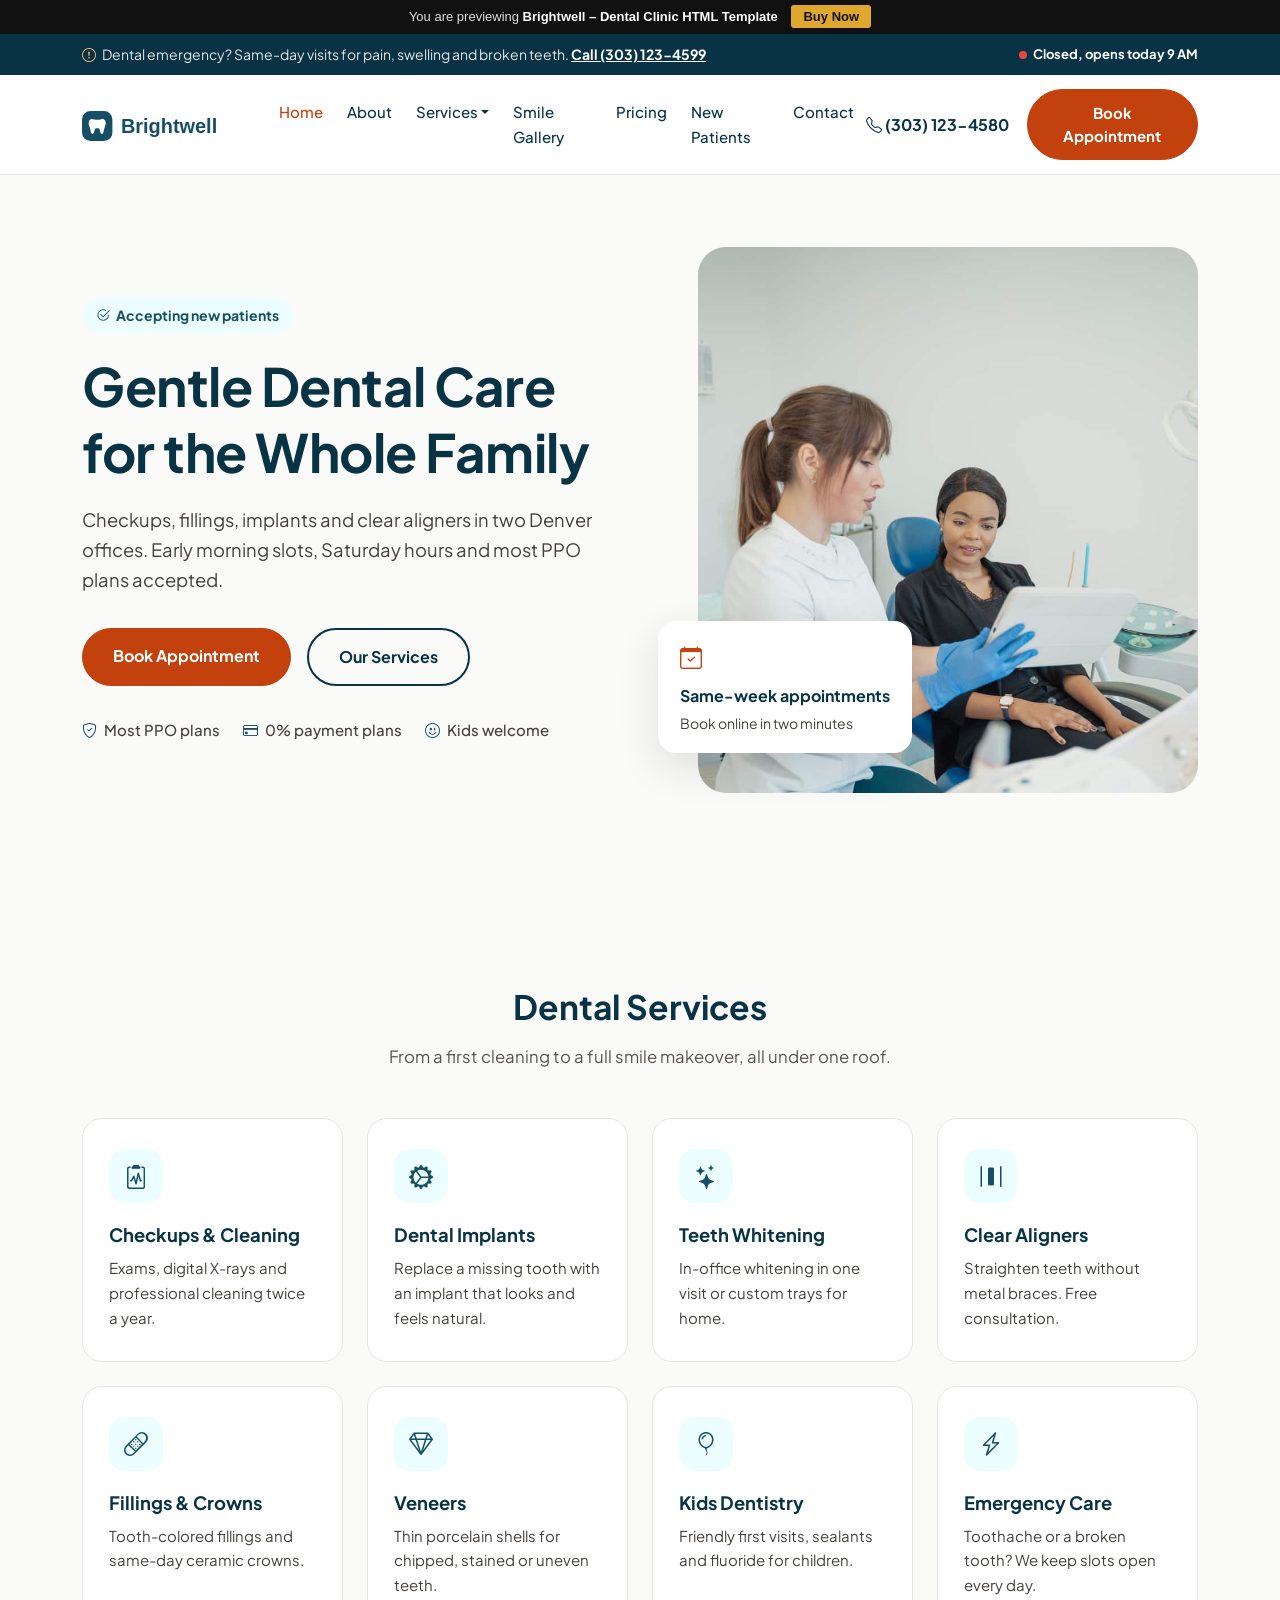
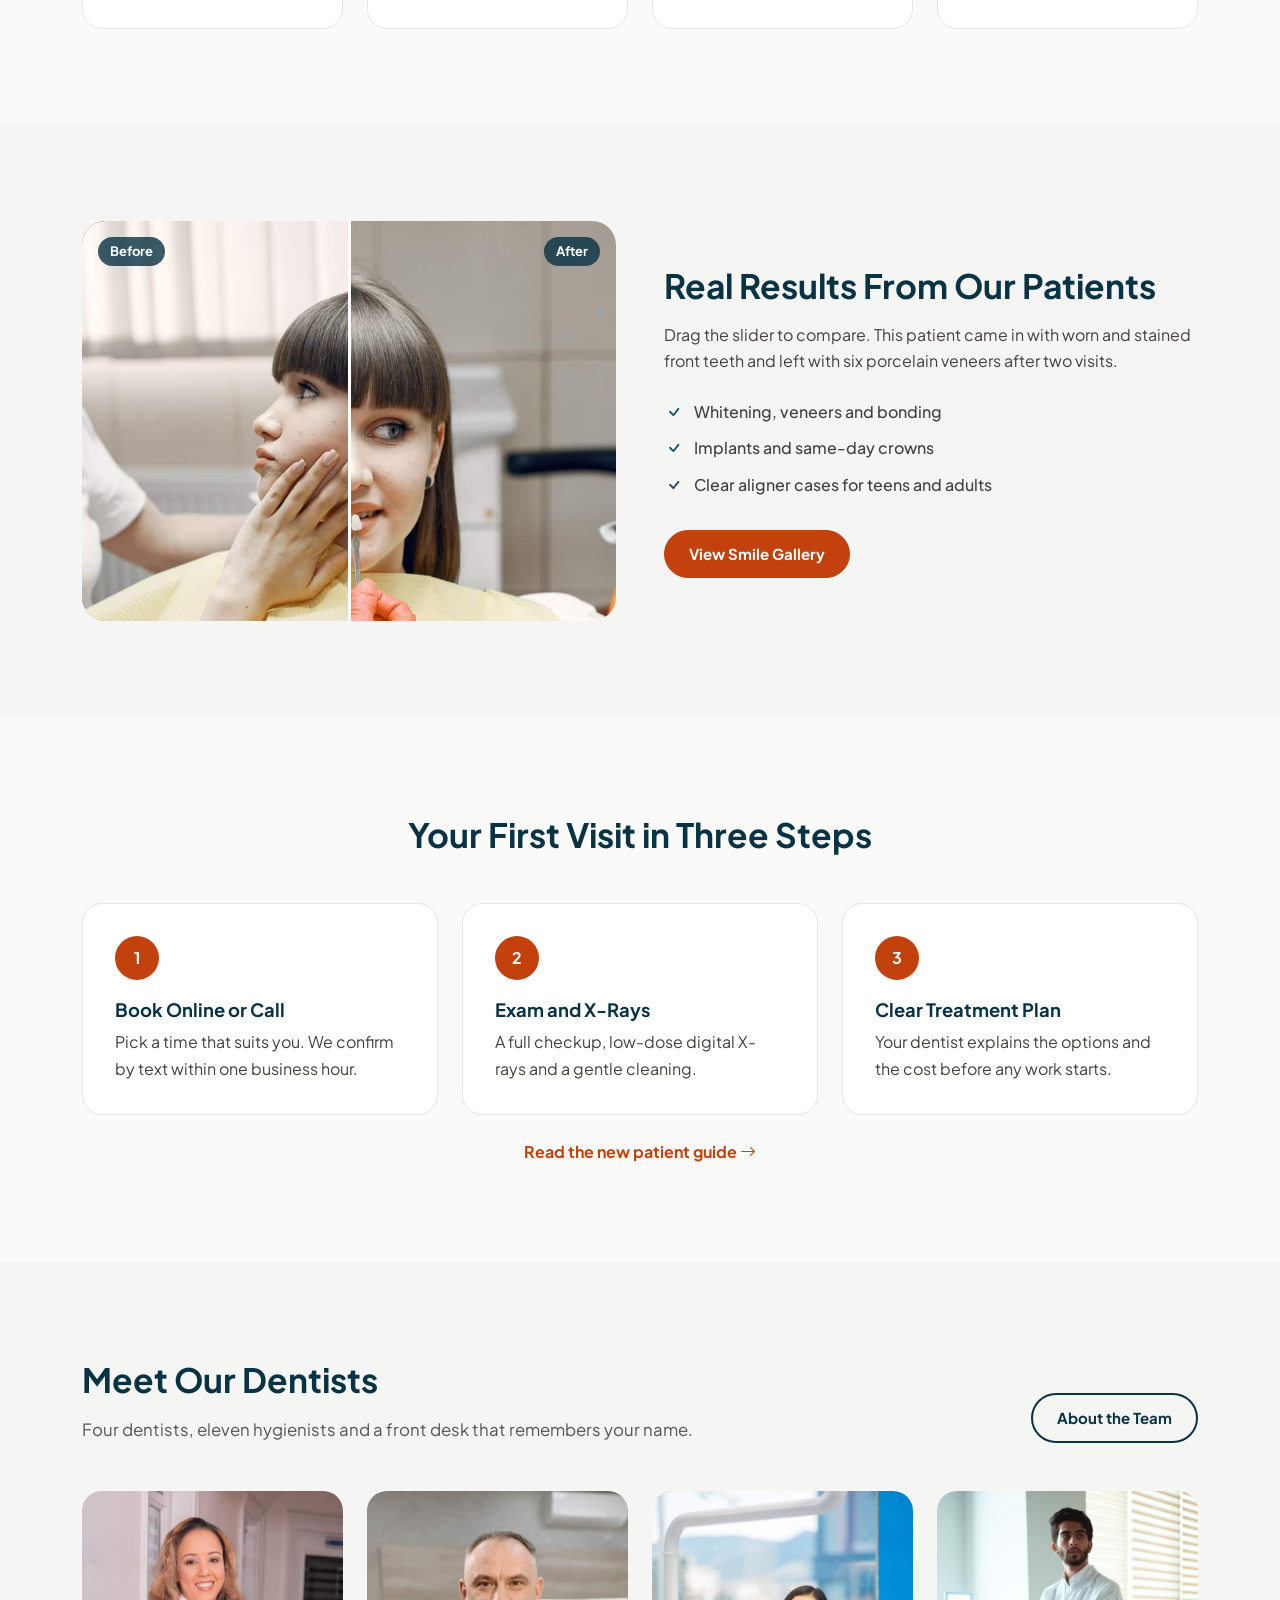
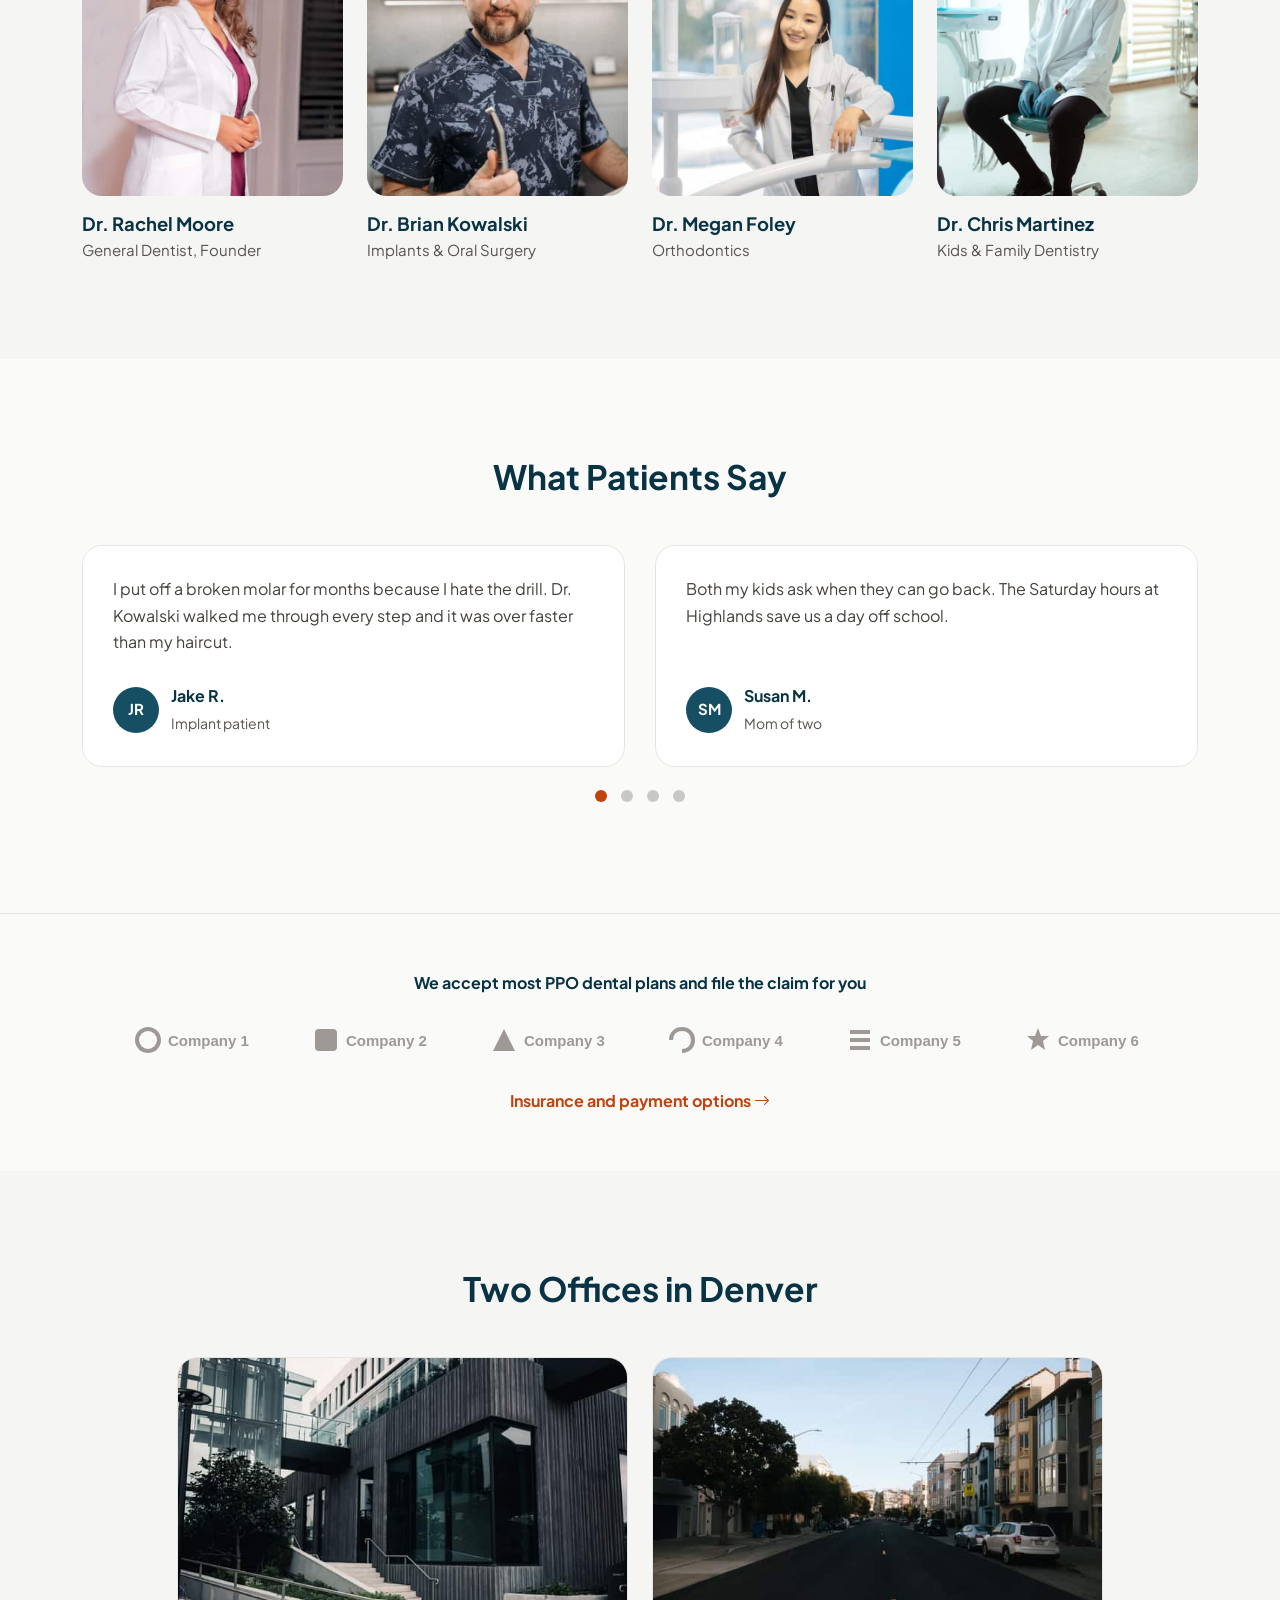
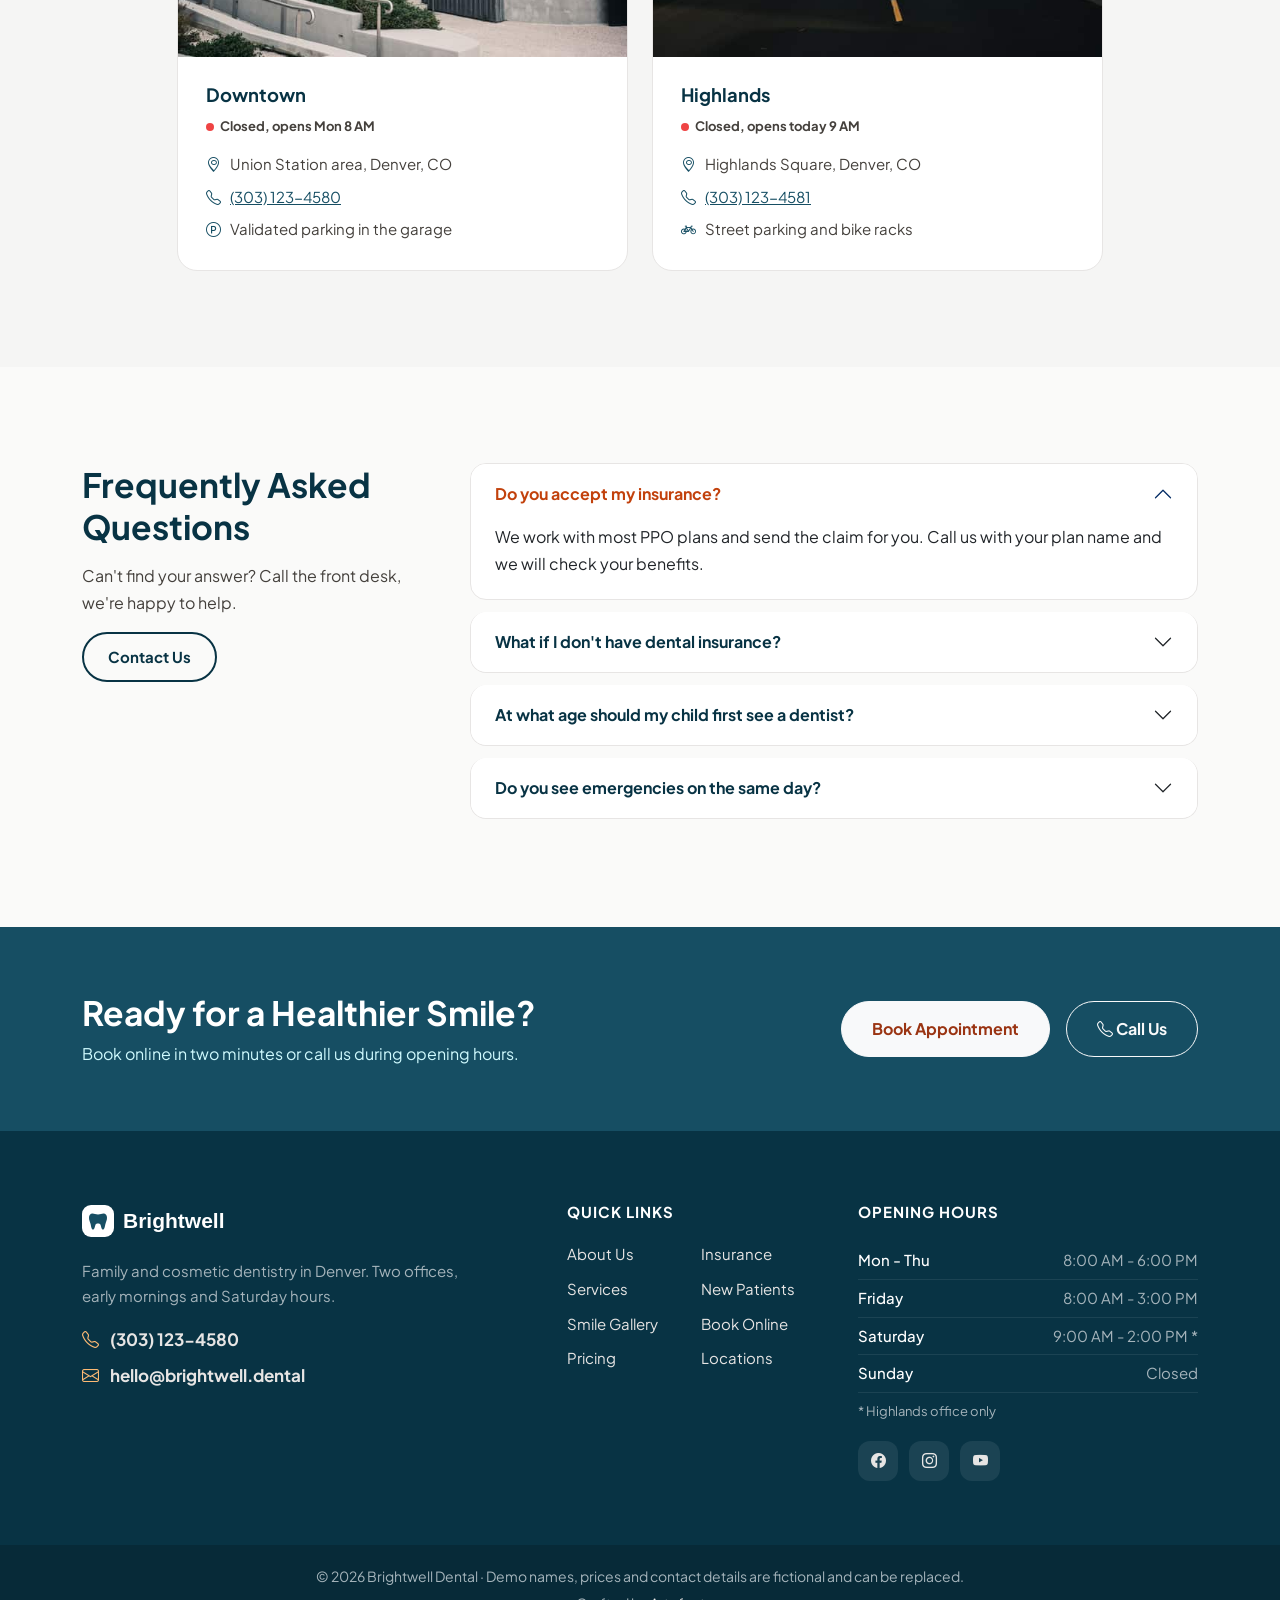
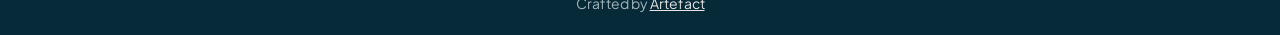
<file: index.html>
<!DOCTYPE html>
<html lang="en" class="no-js">
<head>
  <meta charset="utf-8">
  <meta name="viewport" content="width=device-width, initial-scale=1">
  <title>Brightwell - Dental Clinic HTML Template</title>
  <meta name="description" content="Brightwell is a responsive Bootstrap 5 HTML template for dental clinics, family dentists and orthodontists.">
  <meta name="author" content="Artefact">
  <meta name="theme-color" content="#164e63">
  <meta property="og:title" content="Brightwell - Dental Clinic HTML Template">
  <meta property="og:description" content="Brightwell is a responsive Bootstrap 5 HTML template for dental clinics, family dentists and orthodontists.">
  <meta property="og:type" content="website">
  <meta property="og:image" content="assets/img/og-image_pexels-photo-3845744.jpg">
  <link rel="icon" href="assets/img/favicon.png" type="image/png">
  <link rel="preload" href="assets/fonts/plus-jakarta-sans-latin-400-normal.woff2" as="font" type="font/woff2" crossorigin>
  <link rel="preload" as="image" href="assets/img/banner_pexels-photo-5355703.jpg">
  <!-- Vendor CSS -->
  <link rel="stylesheet" href="assets/vendors/bootstrap/css/bootstrap.min.css">
  <link rel="stylesheet" href="assets/vendors/bootstrap-icons/bootstrap-icons.min.css">
  <link rel="stylesheet" href="assets/vendors/aos/aos.css">
  <link rel="stylesheet" href="assets/vendors/swiper/swiper-bundle.min.css">

  <!-- Template CSS -->
  <link rel="stylesheet" href="assets/css/style.css">
  <link rel="stylesheet" href="./assets/css/preview-bar.css">
</head>
<body>
  <div class="template-preview-bar">You are previewing <strong>Brightwell – Dental Clinic HTML Template</strong> <a href="https://www.codester.com/items/72660/brightwell-dental-clinic-html-template" target="_blank" rel="noopener">Buy Now</a></div>


  <!-- ====== Emergency Bar ====== -->
  <div class="emergency-bar">
    <div class="container d-flex flex-wrap justify-content-between align-items-center gap-2">
      <p class="mb-0"><i class="bi bi-exclamation-circle"></i> Dental emergency? Same-day visits for pain, swelling and broken teeth. <a href="tel:+13031234599">Call (303) 123-4599</a></p>
      <span class="open-status d-none d-md-inline-flex" data-hours="1-4 08:00-18:00; 5 08:00-15:00; 6 09:00-14:00">Mon - Thu 8AM - 6PM</span>
    </div>
  </div>

  <!-- ====== Header ====== -->
  <header class="site-header sticky-top" id="header">
    <nav class="navbar navbar-expand-xl">
      <div class="container">
        <a class="navbar-brand" href="index.html">
          <img src="assets/img/logo.svg" alt="Brightwell Dental" width="178" height="36">
        </a>
        <button class="navbar-toggler" type="button" data-bs-toggle="collapse" data-bs-target="#mainNav" aria-controls="mainNav" aria-expanded="false" aria-label="Toggle navigation">
          <i class="bi bi-list"></i>
        </button>
        <div class="collapse navbar-collapse" id="mainNav">
          <ul class="navbar-nav mx-auto mb-3 mb-xl-0">
            <li class="nav-item"><a class="nav-link active" href="index.html">Home</a></li>
            <li class="nav-item"><a class="nav-link" href="about.html">About</a></li>
            <li class="nav-item dropdown">
              <a class="nav-link dropdown-toggle" href="services.html" role="button" data-bs-toggle="dropdown" aria-expanded="false">Services</a>
              <ul class="dropdown-menu">
                <li><a class="dropdown-item" href="services.html">All Services</a></li>
                <li><a class="dropdown-item" href="service-single.html">Dental Implants</a></li>
                <li><a class="dropdown-item" href="services.html#cosmetic">Whitening &amp; Veneers</a></li>
                <li><a class="dropdown-item" href="services.html#orthodontics">Clear Aligners</a></li>
                <li><a class="dropdown-item" href="services.html#kids">Kids Dentistry</a></li>
              </ul>
            </li>
            <li class="nav-item"><a class="nav-link" href="smile-gallery.html">Smile Gallery</a></li>
            <li class="nav-item"><a class="nav-link" href="pricing.html">Pricing</a></li>
            <li class="nav-item"><a class="nav-link" href="new-patients.html">New Patients</a></li>
            <li class="nav-item"><a class="nav-link" href="contact.html">Contact</a></li>
          </ul>
          <div class="header-actions">
            <a href="tel:+13031234580" class="header-phone"><i class="bi bi-telephone"></i> (303) 123-4580</a>
            <a href="appointment.html" class="btn btn-primary">Book Appointment</a>
          </div>
        </div>
      </div>
    </nav>
  </header>

  <main>


  <!-- ====== Banner Section ====== -->
  <section class="banner">
    <div class="container">
      <div class="row align-items-center g-4 g-lg-5">
        <div class="col-lg-6">
          <span class="badge-pill"><i class="bi bi-check2-circle"></i> Accepting new patients</span>
          <h1>Gentle Dental Care for the Whole Family</h1>
          <p class="banner-text">Checkups, fillings, implants and clear aligners in two Denver offices. Early morning slots, Saturday hours and most PPO plans accepted.</p>
          <div class="d-flex flex-wrap gap-3">
            <a href="appointment.html" class="btn btn-primary btn-lg">Book Appointment</a>
            <a href="services.html" class="btn btn-outline-dark btn-lg">Our Services</a>
          </div>
          <ul class="list-inline banner-points">
            <li class="list-inline-item"><i class="bi bi-shield-check"></i> Most PPO plans</li>
            <li class="list-inline-item"><i class="bi bi-credit-card"></i> 0% payment plans</li>
            <li class="list-inline-item"><i class="bi bi-emoji-smile"></i> Kids welcome</li>
          </ul>
        </div>
        <div class="col-lg-6">
          <div class="banner-image">
            <img src="assets/img/banner_pexels-photo-5355703.jpg" alt="Dentist talking with a patient" width="880" height="960" fetchpriority="high">
            <div class="banner-card">
              <i class="bi bi-calendar-check"></i>
              <strong>Same-week appointments</strong>
              <span>Book online in two minutes</span>
            </div>
          </div>
        </div>
      </div>
    </div>
  </section>

  <!-- ====== Services Section ====== -->
  <section class="section">
    <div class="container">
      <div class="section-title text-center">
        <h2>Dental Services</h2>
        <p>From a first cleaning to a full smile makeover, all under one roof.</p>
      </div>
      <div class="row g-4">
        <div class="col-lg-3 col-sm-6" data-aos="fade-up">
          <a href="services.html#general" class="service-card">
            <span class="service-icon"><i class="bi bi-clipboard2-pulse"></i></span>
            <h3>Checkups &amp; Cleaning</h3>
            <p>Exams, digital X-rays and professional cleaning twice a year.</p>
          </a>
        </div>
        <div class="col-lg-3 col-sm-6" data-aos="fade-up" data-aos-delay="100">
          <a href="service-single.html" class="service-card">
            <span class="service-icon"><i class="bi bi-gear-wide-connected"></i></span>
            <h3>Dental Implants</h3>
            <p>Replace a missing tooth with an implant that looks and feels natural.</p>
          </a>
        </div>
        <div class="col-lg-3 col-sm-6" data-aos="fade-up" data-aos-delay="200">
          <a href="services.html#cosmetic" class="service-card">
            <span class="service-icon"><i class="bi bi-stars"></i></span>
            <h3>Teeth Whitening</h3>
            <p>In-office whitening in one visit or custom trays for home.</p>
          </a>
        </div>
        <div class="col-lg-3 col-sm-6" data-aos="fade-up" data-aos-delay="300">
          <a href="services.html#orthodontics" class="service-card">
            <span class="service-icon"><i class="bi bi-distribute-horizontal"></i></span>
            <h3>Clear Aligners</h3>
            <p>Straighten teeth without metal braces. Free consultation.</p>
          </a>
        </div>
        <div class="col-lg-3 col-sm-6" data-aos="fade-up">
          <a href="services.html#restorative" class="service-card">
            <span class="service-icon"><i class="bi bi-bandaid"></i></span>
            <h3>Fillings &amp; Crowns</h3>
            <p>Tooth-colored fillings and same-day ceramic crowns.</p>
          </a>
        </div>
        <div class="col-lg-3 col-sm-6" data-aos="fade-up" data-aos-delay="100">
          <a href="services.html#cosmetic" class="service-card">
            <span class="service-icon"><i class="bi bi-gem"></i></span>
            <h3>Veneers</h3>
            <p>Thin porcelain shells for chipped, stained or uneven teeth.</p>
          </a>
        </div>
        <div class="col-lg-3 col-sm-6" data-aos="fade-up" data-aos-delay="200">
          <a href="services.html#kids" class="service-card">
            <span class="service-icon"><i class="bi bi-balloon"></i></span>
            <h3>Kids Dentistry</h3>
            <p>Friendly first visits, sealants and fluoride for children.</p>
          </a>
        </div>
        <div class="col-lg-3 col-sm-6" data-aos="fade-up" data-aos-delay="300">
          <a href="services.html#emergency" class="service-card">
            <span class="service-icon"><i class="bi bi-lightning-charge"></i></span>
            <h3>Emergency Care</h3>
            <p>Toothache or a broken tooth? We keep slots open every day.</p>
          </a>
        </div>
      </div>
    </div>
  </section>

  <!-- ====== Before After Section ====== -->
  <section class="section bg-light-warm">
    <div class="container">
      <div class="row align-items-center g-4 g-lg-5">
        <div class="col-lg-6" data-aos="fade-right">
          <div class="compare">
            <img src="assets/img/gallery/case-1-after_pexels-photo-4971503.jpg" alt="After treatment" width="800" height="600" loading="lazy">
            <div class="compare-before">
              <img src="assets/img/gallery/case-1-before_pexels-photo-4971505.jpg" alt="Before treatment" width="800" height="600" loading="lazy">
            </div>
            <span class="compare-label compare-label-before">Before</span>
            <span class="compare-label compare-label-after">After</span>
            <input type="range" min="0" max="100" value="50" class="compare-range" aria-label="Move to compare before and after">
          </div>
        </div>
        <div class="col-lg-6">
          <h2>Real Results From Our Patients</h2>
          <p>Drag the slider to compare. This patient came in with worn and stained front teeth and left with six porcelain veneers after two visits.</p>
          <ul class="check-list">
            <li>Whitening, veneers and bonding</li>
            <li>Implants and same-day crowns</li>
            <li>Clear aligner cases for teens and adults</li>
          </ul>
          <a href="smile-gallery.html" class="btn btn-primary">View Smile Gallery</a>
        </div>
      </div>
    </div>
  </section>

  <!-- ====== First Visit Section ====== -->
  <section class="section">
    <div class="container">
      <div class="section-title text-center">
        <h2>Your First Visit in Three Steps</h2>
      </div>
      <div class="row g-4">
        <div class="col-md-4">
          <div class="step-card">
            <span class="step-number">1</span>
            <h3>Book Online or Call</h3>
            <p>Pick a time that suits you. We confirm by text within one business hour.</p>
          </div>
        </div>
        <div class="col-md-4">
          <div class="step-card">
            <span class="step-number">2</span>
            <h3>Exam and X-Rays</h3>
            <p>A full checkup, low-dose digital X-rays and a gentle cleaning.</p>
          </div>
        </div>
        <div class="col-md-4">
          <div class="step-card">
            <span class="step-number">3</span>
            <h3>Clear Treatment Plan</h3>
            <p>Your dentist explains the options and the cost before any work starts.</p>
          </div>
        </div>
      </div>
      <div class="text-center mt-4">
        <a href="new-patients.html" class="link-arrow">Read the new patient guide <i class="bi bi-arrow-right"></i></a>
      </div>
    </div>
  </section>

  <!-- ====== Team Section ====== -->
  <section class="section bg-light-warm">
    <div class="container">
      <div class="section-title d-md-flex justify-content-between align-items-end">
        <div>
          <h2>Meet Our Dentists</h2>
          <p class="mb-md-0">Four dentists, eleven hygienists and a front desk that remembers your name.</p>
        </div>
        <a href="about.html#team" class="btn btn-outline-dark">About the Team</a>
      </div>
      <div class="row g-4">
        <div class="col-lg-3 col-sm-6" data-aos="fade-up">
          <div class="dentist-card">
            <img src="assets/img/dentist-1_pexels-photo-16131195.jpg" alt="Dr. Rachel Moore" width="600" height="700" loading="lazy">
            <h3>Dr. Rachel Moore</h3>
            <span>General Dentist, Founder</span>
          </div>
        </div>
        <div class="col-lg-3 col-sm-6" data-aos="fade-up" data-aos-delay="100">
          <div class="dentist-card">
            <img src="assets/img/dentist-2_pexels-photo-6812464.jpg" alt="Dr. Brian Kowalski" width="600" height="700" loading="lazy">
            <h3>Dr. Brian Kowalski</h3>
            <span>Implants &amp; Oral Surgery</span>
          </div>
        </div>
        <div class="col-lg-3 col-sm-6" data-aos="fade-up" data-aos-delay="200">
          <div class="dentist-card">
            <img src="assets/img/dentist-3_pexels-photo-19332236.jpg" alt="Dr. Megan Foley" width="600" height="700" loading="lazy">
            <h3>Dr. Megan Foley</h3>
            <span>Orthodontics</span>
          </div>
        </div>
        <div class="col-lg-3 col-sm-6" data-aos="fade-up" data-aos-delay="300">
          <div class="dentist-card">
            <img src="assets/img/dentist-4_pexels-photo-34007064.jpg" alt="Dr. Chris Martinez" width="600" height="700" loading="lazy">
            <h3>Dr. Chris Martinez</h3>
            <span>Kids &amp; Family Dentistry</span>
          </div>
        </div>
      </div>
    </div>
  </section>

  <!-- ====== Reviews Section ====== -->
  <section class="section">
    <div class="container">
      <div class="section-title text-center">
        <h2>What Patients Say</h2>
      </div>
      <div class="swiper reviews-slider">
        <div class="swiper-wrapper">
          <div class="swiper-slide">
            <div class="review-card">
              <p>I put off a broken molar for months because I hate the drill. Dr. Kowalski walked me through every step and it was over faster than my haircut.</p>
              <div class="review-author"><span class="avatar">JR</span><div><strong>Jake R.</strong><small>Implant patient</small></div></div>
            </div>
          </div>
          <div class="swiper-slide">
            <div class="review-card">
              <p>Both my kids ask when they can go back. The Saturday hours at Highlands save us a day off school.</p>
              <div class="review-author"><span class="avatar">SM</span><div><strong>Susan M.</strong><small>Mom of two</small></div></div>
            </div>
          </div>
          <div class="swiper-slide">
            <div class="review-card">
              <p>Clear quote before we started, no surprises on the bill. Aligners took eleven months.</p>
              <div class="review-author"><span class="avatar">CD</span><div><strong>Carlos D.</strong><small>Clear aligners</small></div></div>
            </div>
          </div>
          <div class="swiper-slide">
            <div class="review-card">
              <p>Called at 8 in the morning with a swollen jaw and was seen before lunch. Friendly team, clean office.</p>
              <div class="review-author"><span class="avatar">HL</span><div><strong>Heather L.</strong><small>Emergency visit</small></div></div>
            </div>
          </div>
        </div>
        <div class="swiper-pagination"></div>
      </div>
    </div>
  </section>

  <!-- ====== Insurance Section ====== -->
  <section class="insurance-strip">
    <div class="container">
      <p>We accept most PPO dental plans and file the claim for you</p>
      <div class="insurance-logos">
        <img src="assets/img/logo1.svg" alt="Company 1" width="130" height="40" loading="lazy">
        <img src="assets/img/logo2.svg" alt="Company 2" width="130" height="40" loading="lazy">
        <img src="assets/img/logo3.svg" alt="Company 3" width="130" height="40" loading="lazy">
        <img src="assets/img/logo4.svg" alt="Company 4" width="130" height="40" loading="lazy">
        <img src="assets/img/logo5.svg" alt="Company 5" width="130" height="40" loading="lazy">
        <img src="assets/img/logo6.svg" alt="Company 6" width="130" height="40" loading="lazy">
      </div>
      <a href="pricing.html#insurance" class="link-arrow">Insurance and payment options <i class="bi bi-arrow-right"></i></a>
    </div>
  </section>

  <!-- ====== Locations Section ====== -->
  <section class="section bg-light-warm">
    <div class="container">
      <div class="section-title text-center">
        <h2>Two Offices in Denver</h2>
      </div>
      <div class="row g-4 justify-content-center">
        <div class="col-lg-5 col-md-6">
          <div class="location-card">
            <img src="assets/img/location-downtown_pexels-photo-29192107.jpg" alt="Downtown office" width="600" height="400" loading="lazy">
            <div class="location-body">
              <h3>Downtown</h3>
              <span class="open-status" data-hours="1-4 08:00-18:00; 5 08:00-15:00">Mon - Fri</span>
              <p><i class="bi bi-geo-alt"></i> Union Station area, Denver, CO</p>
              <p><i class="bi bi-telephone"></i> <a href="tel:+13031234580">(303) 123-4580</a></p>
              <p><i class="bi bi-p-circle"></i> Validated parking in the garage</p>
            </div>
          </div>
        </div>
        <div class="col-lg-5 col-md-6">
          <div class="location-card">
            <img src="assets/img/location-highlands_pexels-photo-12615881.jpg" alt="Highlands office" width="600" height="400" loading="lazy">
            <div class="location-body">
              <h3>Highlands</h3>
              <span class="open-status" data-hours="1-4 08:00-18:00; 5 08:00-15:00; 6 09:00-14:00">Mon - Sat</span>
              <p><i class="bi bi-geo-alt"></i> Highlands Square, Denver, CO</p>
              <p><i class="bi bi-telephone"></i> <a href="tel:+13031234581">(303) 123-4581</a></p>
              <p><i class="bi bi-bicycle"></i> Street parking and bike racks</p>
            </div>
          </div>
        </div>
      </div>
    </div>
  </section>

  <!-- ====== FAQ Section ====== -->
  <section class="section">
    <div class="container">
      <div class="row g-4 g-lg-5">
        <div class="col-lg-4">
          <h2>Frequently Asked Questions</h2>
          <p>Can't find your answer? Call the front desk, we're happy to help.</p>
          <a href="contact.html" class="btn btn-outline-dark">Contact Us</a>
        </div>
        <div class="col-lg-8">
          <div class="accordion" id="faq">
            <div class="accordion-item">
              <h3 class="accordion-header"><button class="accordion-button" type="button" data-bs-toggle="collapse" data-bs-target="#faq1" aria-expanded="true" aria-controls="faq1">Do you accept my insurance?</button></h3>
              <div id="faq1" class="accordion-collapse collapse show" data-bs-parent="#faq"><div class="accordion-body">We work with most PPO plans and send the claim for you. Call us with your plan name and we will check your benefits.</div></div>
            </div>
            <div class="accordion-item">
              <h3 class="accordion-header"><button class="accordion-button collapsed" type="button" data-bs-toggle="collapse" data-bs-target="#faq2" aria-expanded="false" aria-controls="faq2">What if I don't have dental insurance?</button></h3>
              <div id="faq2" class="accordion-collapse collapse" data-bs-parent="#faq"><div class="accordion-body">Our in-house membership covers two cleanings, exams and X-rays a year, plus a discount on treatment.</div></div>
            </div>
            <div class="accordion-item">
              <h3 class="accordion-header"><button class="accordion-button collapsed" type="button" data-bs-toggle="collapse" data-bs-target="#faq3" aria-expanded="false" aria-controls="faq3">At what age should my child first see a dentist?</button></h3>
              <div id="faq3" class="accordion-collapse collapse" data-bs-parent="#faq"><div class="accordion-body">Around the first birthday or when the first tooth appears. The first visit is short and mostly about getting comfortable.</div></div>
            </div>
            <div class="accordion-item">
              <h3 class="accordion-header"><button class="accordion-button collapsed" type="button" data-bs-toggle="collapse" data-bs-target="#faq4" aria-expanded="false" aria-controls="faq4">Do you see emergencies on the same day?</button></h3>
              <div id="faq4" class="accordion-collapse collapse" data-bs-parent="#faq"><div class="accordion-body">Yes. Call before noon and we will usually see you the same day at one of our offices.</div></div>
            </div>
          </div>
        </div>
      </div>
    </div>
  </section>

  <!-- ====== CTA Section ====== -->
  <section class="cta">
    <div class="container d-lg-flex justify-content-between align-items-center">
      <div>
        <h2>Ready for a Healthier Smile?</h2>
        <p class="mb-lg-0">Book online in two minutes or call us during opening hours.</p>
      </div>
      <div class="d-flex flex-wrap gap-3">
        <a href="appointment.html" class="btn btn-light btn-lg">Book Appointment</a>
        <a href="tel:+13031234580" class="btn btn-outline-light btn-lg"><i class="bi bi-telephone"></i> Call Us</a>
      </div>
    </div>
  </section>

  </main>

  <!-- ====== Footer ====== -->
  <footer class="site-footer">
    <div class="container">
      <div class="row g-4 g-lg-5">
        <div class="col-lg-5">
          <a href="index.html" class="footer-logo"><img src="assets/img/logo-white.svg" alt="Brightwell Dental" width="178" height="36" loading="lazy"></a>
          <p class="footer-about">Family and cosmetic dentistry in Denver. Two offices, early mornings and Saturday hours.</p>
          <div class="footer-contact">
            <a href="tel:+13031234580"><i class="bi bi-telephone"></i> (303) 123-4580</a>
            <a href="mailto:hello@brightwell.dental"><i class="bi bi-envelope"></i> hello@brightwell.dental</a>
          </div>
        </div>
        <div class="col-lg-3 col-md-6">
          <h2 class="footer-title">Quick Links</h2>
          <ul class="list-unstyled footer-menu">
            <li><a href="about.html">About Us</a></li>
            <li><a href="services.html">Services</a></li>
            <li><a href="smile-gallery.html">Smile Gallery</a></li>
            <li><a href="pricing.html">Pricing</a></li>
            <li><a href="pricing.html#insurance">Insurance</a></li>
            <li><a href="new-patients.html">New Patients</a></li>
            <li><a href="appointment.html">Book Online</a></li>
            <li><a href="contact.html">Locations</a></li>
          </ul>
        </div>
        <div class="col-lg-4 col-md-6">
          <h2 class="footer-title">Opening Hours</h2>
          <table class="footer-hours">
            <tbody>
            <tr><th>Mon - Thu</th><td>8:00 AM - 6:00 PM</td></tr>
            <tr><th>Friday</th><td>8:00 AM - 3:00 PM</td></tr>
            <tr><th>Saturday</th><td>9:00 AM - 2:00 PM *</td></tr>
            <tr><th>Sunday</th><td>Closed</td></tr>
            </tbody>
          </table>
          <p class="footer-note">* Highlands office only</p>
          <div class="footer-social">
            <a href="https://facebook.com" target="_blank" rel="noopener" title="Facebook"><i class="bi bi-facebook"></i></a>
            <a href="https://instagram.com" target="_blank" rel="noopener" title="Instagram"><i class="bi bi-instagram"></i></a>
            <a href="https://youtube.com" target="_blank" rel="noopener" title="YouTube"><i class="bi bi-youtube"></i></a>
          </div>
        </div>
      </div>
    </div>
    <div class="copyright">
      <div class="container">
        &copy; 2026 Brightwell Dental &middot; Demo names, prices and contact details are fictional and can be replaced.
        <span>Crafted by <a href="https://www.codester.com/RelictTheme/" target="_blank" rel="noopener">Artefact</a></span>
      </div>
    </div>
  </footer>

  <button type="button" class="scroll-top" id="scrollTop" title="Scroll to top"><i class="bi bi-chevron-up"></i></button>


  <!-- Vendor JS -->
  <script src="assets/vendors/bootstrap/js/bootstrap.bundle.min.js"></script>
  <script src="assets/vendors/aos/aos.js"></script>
  <script src="assets/vendors/swiper/swiper-bundle.min.js"></script>

  <!-- Template JS -->
  <script src="assets/js/main.js"></script>
</body>
</html>
</file>
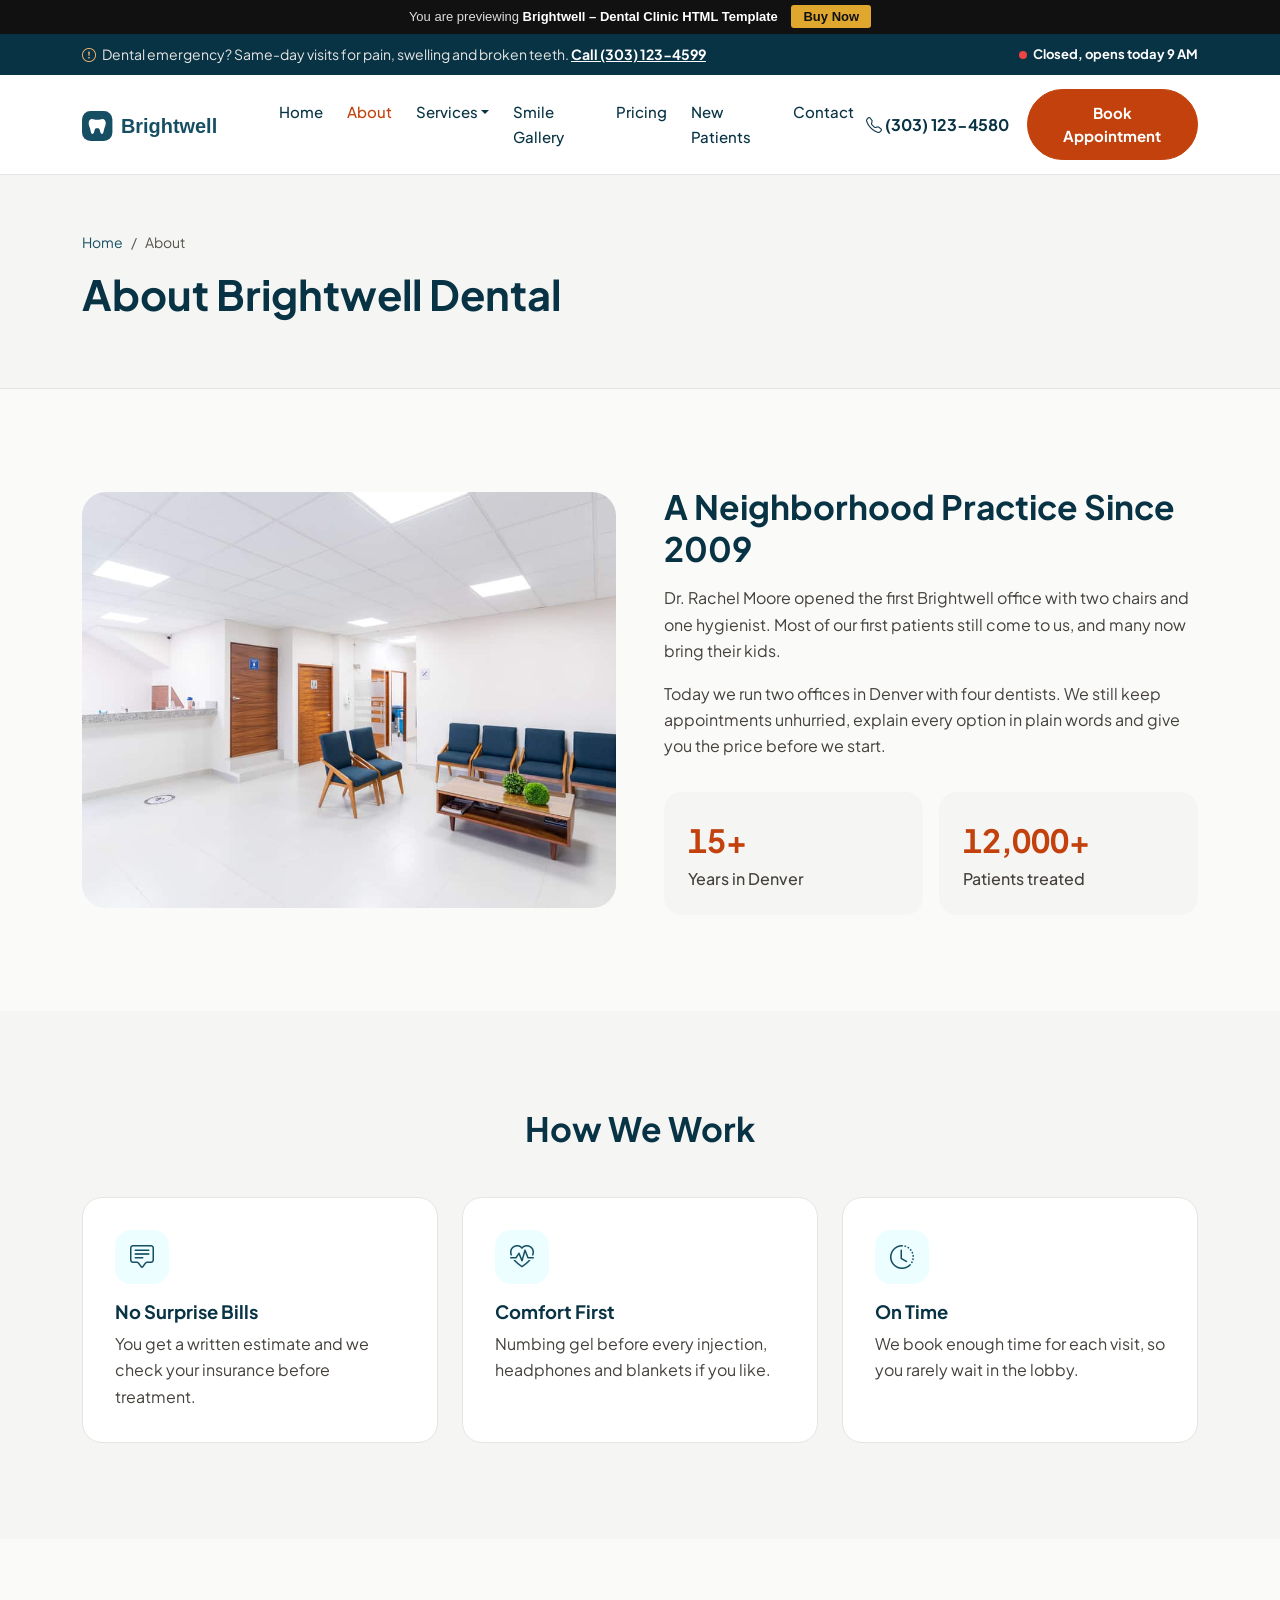
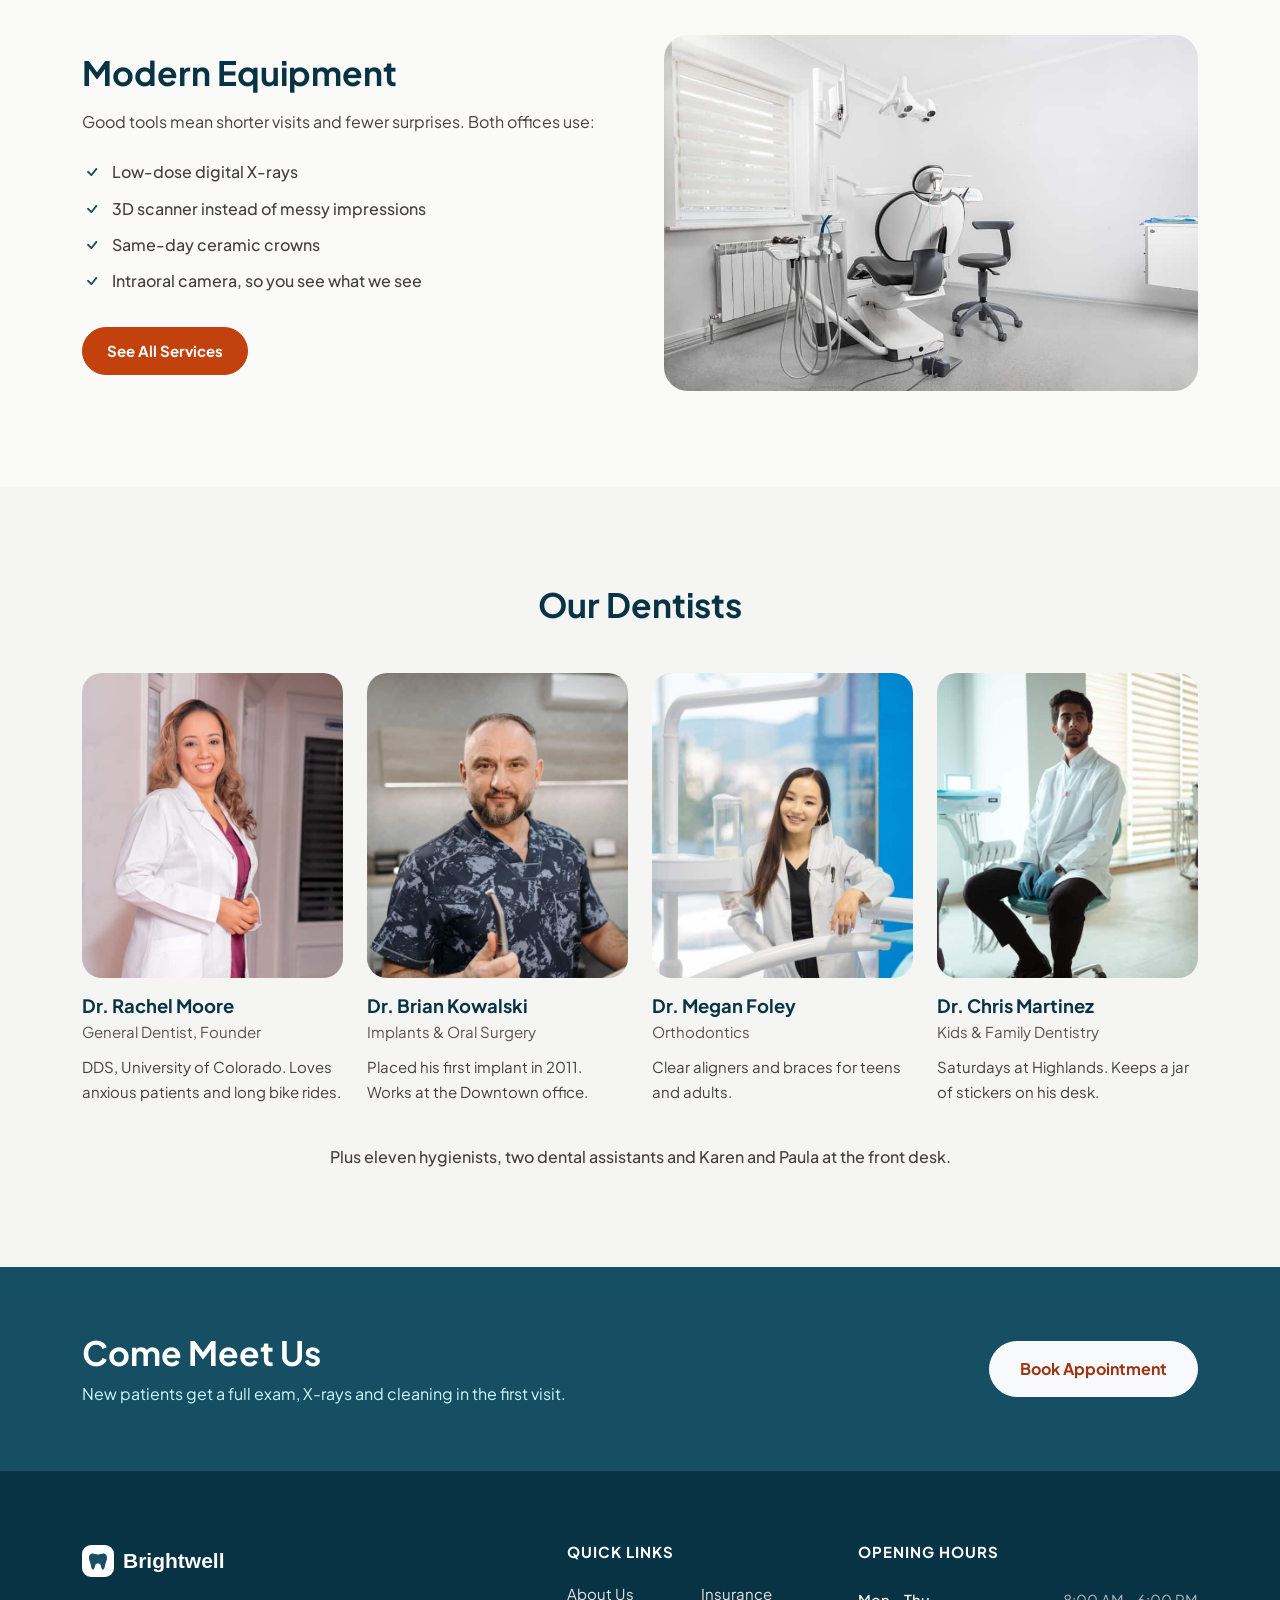
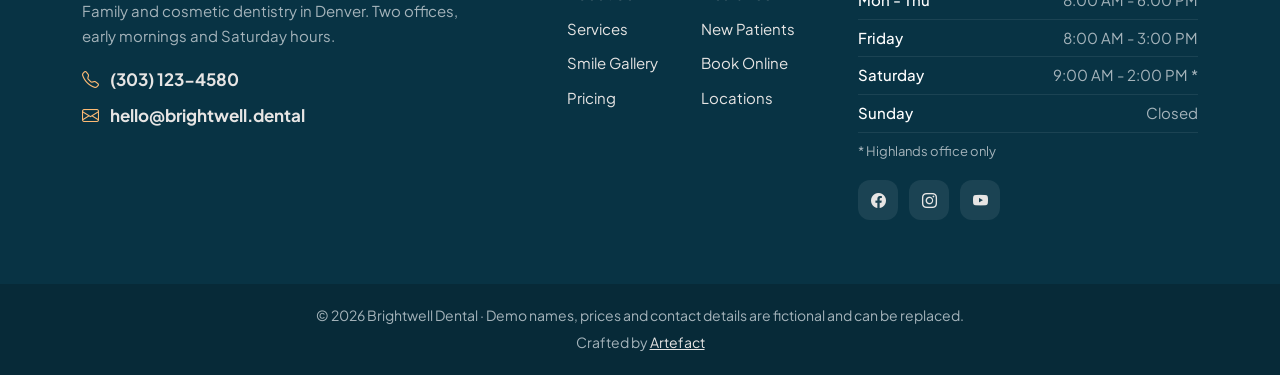
<file: about.html>
<!DOCTYPE html>
<html lang="en" class="no-js">
<head>
  <meta charset="utf-8">
  <meta name="viewport" content="width=device-width, initial-scale=1">
  <title>About Us - Brightwell Dental</title>
  <meta name="description" content="Meet the Brightwell Dental team and learn how we care for families in Denver.">
  <meta name="author" content="Artefact">
  <meta name="theme-color" content="#164e63">
  <meta property="og:title" content="About Us - Brightwell Dental">
  <meta property="og:description" content="Meet the Brightwell Dental team and learn how we care for families in Denver.">
  <meta property="og:type" content="website">
  <meta property="og:image" content="assets/img/og-image_pexels-photo-3845744.jpg">
  <link rel="icon" href="assets/img/favicon.png" type="image/png">
  <link rel="preload" href="assets/fonts/plus-jakarta-sans-latin-400-normal.woff2" as="font" type="font/woff2" crossorigin>
  
  <!-- Vendor CSS -->
  <link rel="stylesheet" href="assets/vendors/bootstrap/css/bootstrap.min.css">
  <link rel="stylesheet" href="assets/vendors/bootstrap-icons/bootstrap-icons.min.css">
  <link rel="stylesheet" href="assets/vendors/aos/aos.css">
  <link rel="stylesheet" href="assets/vendors/swiper/swiper-bundle.min.css">

  <!-- Template CSS -->
  <link rel="stylesheet" href="assets/css/style.css">
  <link rel="stylesheet" href="./assets/css/preview-bar.css">
</head>
<body>
  <div class="template-preview-bar">You are previewing <strong>Brightwell – Dental Clinic HTML Template</strong> <a href="https://www.codester.com/items/72660/brightwell-dental-clinic-html-template" target="_blank" rel="noopener">Buy Now</a></div>


  <!-- ====== Emergency Bar ====== -->
  <div class="emergency-bar">
    <div class="container d-flex flex-wrap justify-content-between align-items-center gap-2">
      <p class="mb-0"><i class="bi bi-exclamation-circle"></i> Dental emergency? Same-day visits for pain, swelling and broken teeth. <a href="tel:+13031234599">Call (303) 123-4599</a></p>
      <span class="open-status d-none d-md-inline-flex" data-hours="1-4 08:00-18:00; 5 08:00-15:00; 6 09:00-14:00">Mon - Thu 8AM - 6PM</span>
    </div>
  </div>

  <!-- ====== Header ====== -->
  <header class="site-header sticky-top" id="header">
    <nav class="navbar navbar-expand-xl">
      <div class="container">
        <a class="navbar-brand" href="index.html">
          <img src="assets/img/logo.svg" alt="Brightwell Dental" width="178" height="36">
        </a>
        <button class="navbar-toggler" type="button" data-bs-toggle="collapse" data-bs-target="#mainNav" aria-controls="mainNav" aria-expanded="false" aria-label="Toggle navigation">
          <i class="bi bi-list"></i>
        </button>
        <div class="collapse navbar-collapse" id="mainNav">
          <ul class="navbar-nav mx-auto mb-3 mb-xl-0">
            <li class="nav-item"><a class="nav-link" href="index.html">Home</a></li>
            <li class="nav-item"><a class="nav-link active" href="about.html">About</a></li>
            <li class="nav-item dropdown">
              <a class="nav-link dropdown-toggle" href="services.html" role="button" data-bs-toggle="dropdown" aria-expanded="false">Services</a>
              <ul class="dropdown-menu">
                <li><a class="dropdown-item" href="services.html">All Services</a></li>
                <li><a class="dropdown-item" href="service-single.html">Dental Implants</a></li>
                <li><a class="dropdown-item" href="services.html#cosmetic">Whitening &amp; Veneers</a></li>
                <li><a class="dropdown-item" href="services.html#orthodontics">Clear Aligners</a></li>
                <li><a class="dropdown-item" href="services.html#kids">Kids Dentistry</a></li>
              </ul>
            </li>
            <li class="nav-item"><a class="nav-link" href="smile-gallery.html">Smile Gallery</a></li>
            <li class="nav-item"><a class="nav-link" href="pricing.html">Pricing</a></li>
            <li class="nav-item"><a class="nav-link" href="new-patients.html">New Patients</a></li>
            <li class="nav-item"><a class="nav-link" href="contact.html">Contact</a></li>
          </ul>
          <div class="header-actions">
            <a href="tel:+13031234580" class="header-phone"><i class="bi bi-telephone"></i> (303) 123-4580</a>
            <a href="appointment.html" class="btn btn-primary">Book Appointment</a>
          </div>
        </div>
      </div>
    </nav>
  </header>

  <main>


  <!-- ====== Page Header ====== -->
  <section class="page-header">
    <div class="container">
      <nav aria-label="breadcrumb">
        <ol class="breadcrumb">
          <li class="breadcrumb-item"><a href="index.html">Home</a></li>
          <li class="breadcrumb-item active" aria-current="page">About</li>
        </ol>
      </nav>
      <h1>About Brightwell Dental</h1>
    </div>
  </section>

  <!-- ====== Story Section ====== -->
  <section class="section">
    <div class="container">
      <div class="row align-items-center g-4 g-lg-5">
        <div class="col-lg-6">
          <img src="assets/img/about_pexels-photo-8459996.jpg" alt="Our Downtown office" class="rounded-img" width="900" height="700" loading="lazy">
        </div>
        <div class="col-lg-6">
          <h2>A Neighborhood Practice Since 2009</h2>
          <p>Dr. Rachel Moore opened the first Brightwell office with two chairs and one hygienist. Most of our first patients still come to us, and many now bring their kids.</p>
          <p>Today we run two offices in Denver with four dentists. We still keep appointments unhurried, explain every option in plain words and give you the price before we start.</p>
          <div class="row g-3 mt-2">
            <div class="col-6">
              <div class="stat-box"><span class="stat-number" data-counter="15" data-suffix="+">15+</span><p>Years in Denver</p></div>
            </div>
            <div class="col-6">
              <div class="stat-box"><span class="stat-number" data-counter="12000" data-suffix="+">12,000+</span><p>Patients treated</p></div>
            </div>
          </div>
        </div>
      </div>
    </div>
  </section>

  <!-- ====== Values Section ====== -->
  <section class="section bg-light-warm">
    <div class="container">
      <div class="section-title text-center">
        <h2>How We Work</h2>
      </div>
      <div class="row g-4">
        <div class="col-md-4">
          <div class="step-card">
            <span class="service-icon"><i class="bi bi-chat-square-text"></i></span>
            <h3 class="mt-3">No Surprise Bills</h3>
            <p>You get a written estimate and we check your insurance before treatment.</p>
          </div>
        </div>
        <div class="col-md-4">
          <div class="step-card">
            <span class="service-icon"><i class="bi bi-heart-pulse"></i></span>
            <h3 class="mt-3">Comfort First</h3>
            <p>Numbing gel before every injection, headphones and blankets if you like.</p>
          </div>
        </div>
        <div class="col-md-4">
          <div class="step-card">
            <span class="service-icon"><i class="bi bi-clock-history"></i></span>
            <h3 class="mt-3">On Time</h3>
            <p>We book enough time for each visit, so you rarely wait in the lobby.</p>
          </div>
        </div>
      </div>
    </div>
  </section>

  <!-- ====== Technology Section ====== -->
  <section class="section">
    <div class="container">
      <div class="row align-items-center g-4 g-lg-5 flex-lg-row-reverse">
        <div class="col-lg-6">
          <img src="assets/img/clinic_pexels-photo-9062525.jpg" alt="Treatment room" class="rounded-img" width="900" height="600" loading="lazy">
        </div>
        <div class="col-lg-6">
          <h2>Modern Equipment</h2>
          <p>Good tools mean shorter visits and fewer surprises. Both offices use:</p>
          <ul class="check-list">
            <li>Low-dose digital X-rays</li>
            <li>3D scanner instead of messy impressions</li>
            <li>Same-day ceramic crowns</li>
            <li>Intraoral camera, so you see what we see</li>
          </ul>
          <a href="services.html" class="btn btn-primary">See All Services</a>
        </div>
      </div>
    </div>
  </section>

  <!-- ====== Team Section ====== -->
  <section class="section bg-light-warm" id="team">
    <div class="container">
      <div class="section-title text-center">
        <h2>Our Dentists</h2>
      </div>
      <div class="row g-4">
        <div class="col-lg-3 col-sm-6">
          <div class="dentist-card">
            <img src="assets/img/dentist-1_pexels-photo-16131195.jpg" alt="Dr. Rachel Moore" width="600" height="700" loading="lazy">
            <h3>Dr. Rachel Moore</h3>
            <span>General Dentist, Founder</span>
            <p class="dentist-bio">DDS, University of Colorado. Loves anxious patients and long bike rides.</p>
          </div>
        </div>
        <div class="col-lg-3 col-sm-6">
          <div class="dentist-card">
            <img src="assets/img/dentist-2_pexels-photo-6812464.jpg" alt="Dr. Brian Kowalski" width="600" height="700" loading="lazy">
            <h3>Dr. Brian Kowalski</h3>
            <span>Implants &amp; Oral Surgery</span>
            <p class="dentist-bio">Placed his first implant in 2011. Works at the Downtown office.</p>
          </div>
        </div>
        <div class="col-lg-3 col-sm-6">
          <div class="dentist-card">
            <img src="assets/img/dentist-3_pexels-photo-19332236.jpg" alt="Dr. Megan Foley" width="600" height="700" loading="lazy">
            <h3>Dr. Megan Foley</h3>
            <span>Orthodontics</span>
            <p class="dentist-bio">Clear aligners and braces for teens and adults.</p>
          </div>
        </div>
        <div class="col-lg-3 col-sm-6">
          <div class="dentist-card">
            <img src="assets/img/dentist-4_pexels-photo-34007064.jpg" alt="Dr. Chris Martinez" width="600" height="700" loading="lazy">
            <h3>Dr. Chris Martinez</h3>
            <span>Kids &amp; Family Dentistry</span>
            <p class="dentist-bio">Saturdays at Highlands. Keeps a jar of stickers on his desk.</p>
          </div>
        </div>
      </div>
      <div class="staff-note">
        <p class="mb-0">Plus eleven hygienists, two dental assistants and Karen and Paula at the front desk.</p>
      </div>
    </div>
  </section>

  <!-- ====== CTA Section ====== -->
  <section class="cta">
    <div class="container d-lg-flex justify-content-between align-items-center">
      <div>
        <h2>Come Meet Us</h2>
        <p class="mb-lg-0">New patients get a full exam, X-rays and cleaning in the first visit.</p>
      </div>
      <a href="appointment.html" class="btn btn-light btn-lg">Book Appointment</a>
    </div>
  </section>

  </main>

  <!-- ====== Footer ====== -->
  <footer class="site-footer">
    <div class="container">
      <div class="row g-4 g-lg-5">
        <div class="col-lg-5">
          <a href="index.html" class="footer-logo"><img src="assets/img/logo-white.svg" alt="Brightwell Dental" width="178" height="36" loading="lazy"></a>
          <p class="footer-about">Family and cosmetic dentistry in Denver. Two offices, early mornings and Saturday hours.</p>
          <div class="footer-contact">
            <a href="tel:+13031234580"><i class="bi bi-telephone"></i> (303) 123-4580</a>
            <a href="mailto:hello@brightwell.dental"><i class="bi bi-envelope"></i> hello@brightwell.dental</a>
          </div>
        </div>
        <div class="col-lg-3 col-md-6">
          <h2 class="footer-title">Quick Links</h2>
          <ul class="list-unstyled footer-menu">
            <li><a href="about.html">About Us</a></li>
            <li><a href="services.html">Services</a></li>
            <li><a href="smile-gallery.html">Smile Gallery</a></li>
            <li><a href="pricing.html">Pricing</a></li>
            <li><a href="pricing.html#insurance">Insurance</a></li>
            <li><a href="new-patients.html">New Patients</a></li>
            <li><a href="appointment.html">Book Online</a></li>
            <li><a href="contact.html">Locations</a></li>
          </ul>
        </div>
        <div class="col-lg-4 col-md-6">
          <h2 class="footer-title">Opening Hours</h2>
          <table class="footer-hours">
            <tbody>
            <tr><th>Mon - Thu</th><td>8:00 AM - 6:00 PM</td></tr>
            <tr><th>Friday</th><td>8:00 AM - 3:00 PM</td></tr>
            <tr><th>Saturday</th><td>9:00 AM - 2:00 PM *</td></tr>
            <tr><th>Sunday</th><td>Closed</td></tr>
            </tbody>
          </table>
          <p class="footer-note">* Highlands office only</p>
          <div class="footer-social">
            <a href="https://facebook.com" target="_blank" rel="noopener" title="Facebook"><i class="bi bi-facebook"></i></a>
            <a href="https://instagram.com" target="_blank" rel="noopener" title="Instagram"><i class="bi bi-instagram"></i></a>
            <a href="https://youtube.com" target="_blank" rel="noopener" title="YouTube"><i class="bi bi-youtube"></i></a>
          </div>
        </div>
      </div>
    </div>
    <div class="copyright">
      <div class="container">
        &copy; 2026 Brightwell Dental &middot; Demo names, prices and contact details are fictional and can be replaced.
        <span>Crafted by <a href="https://www.codester.com/RelictTheme/" target="_blank" rel="noopener">Artefact</a></span>
      </div>
    </div>
  </footer>

  <button type="button" class="scroll-top" id="scrollTop" title="Scroll to top"><i class="bi bi-chevron-up"></i></button>


  <!-- Vendor JS -->
  <script src="assets/vendors/bootstrap/js/bootstrap.bundle.min.js"></script>
  <script src="assets/vendors/aos/aos.js"></script>
  <script src="assets/vendors/swiper/swiper-bundle.min.js"></script>

  <!-- Template JS -->
  <script src="assets/js/main.js"></script>
</body>
</html>
</file>
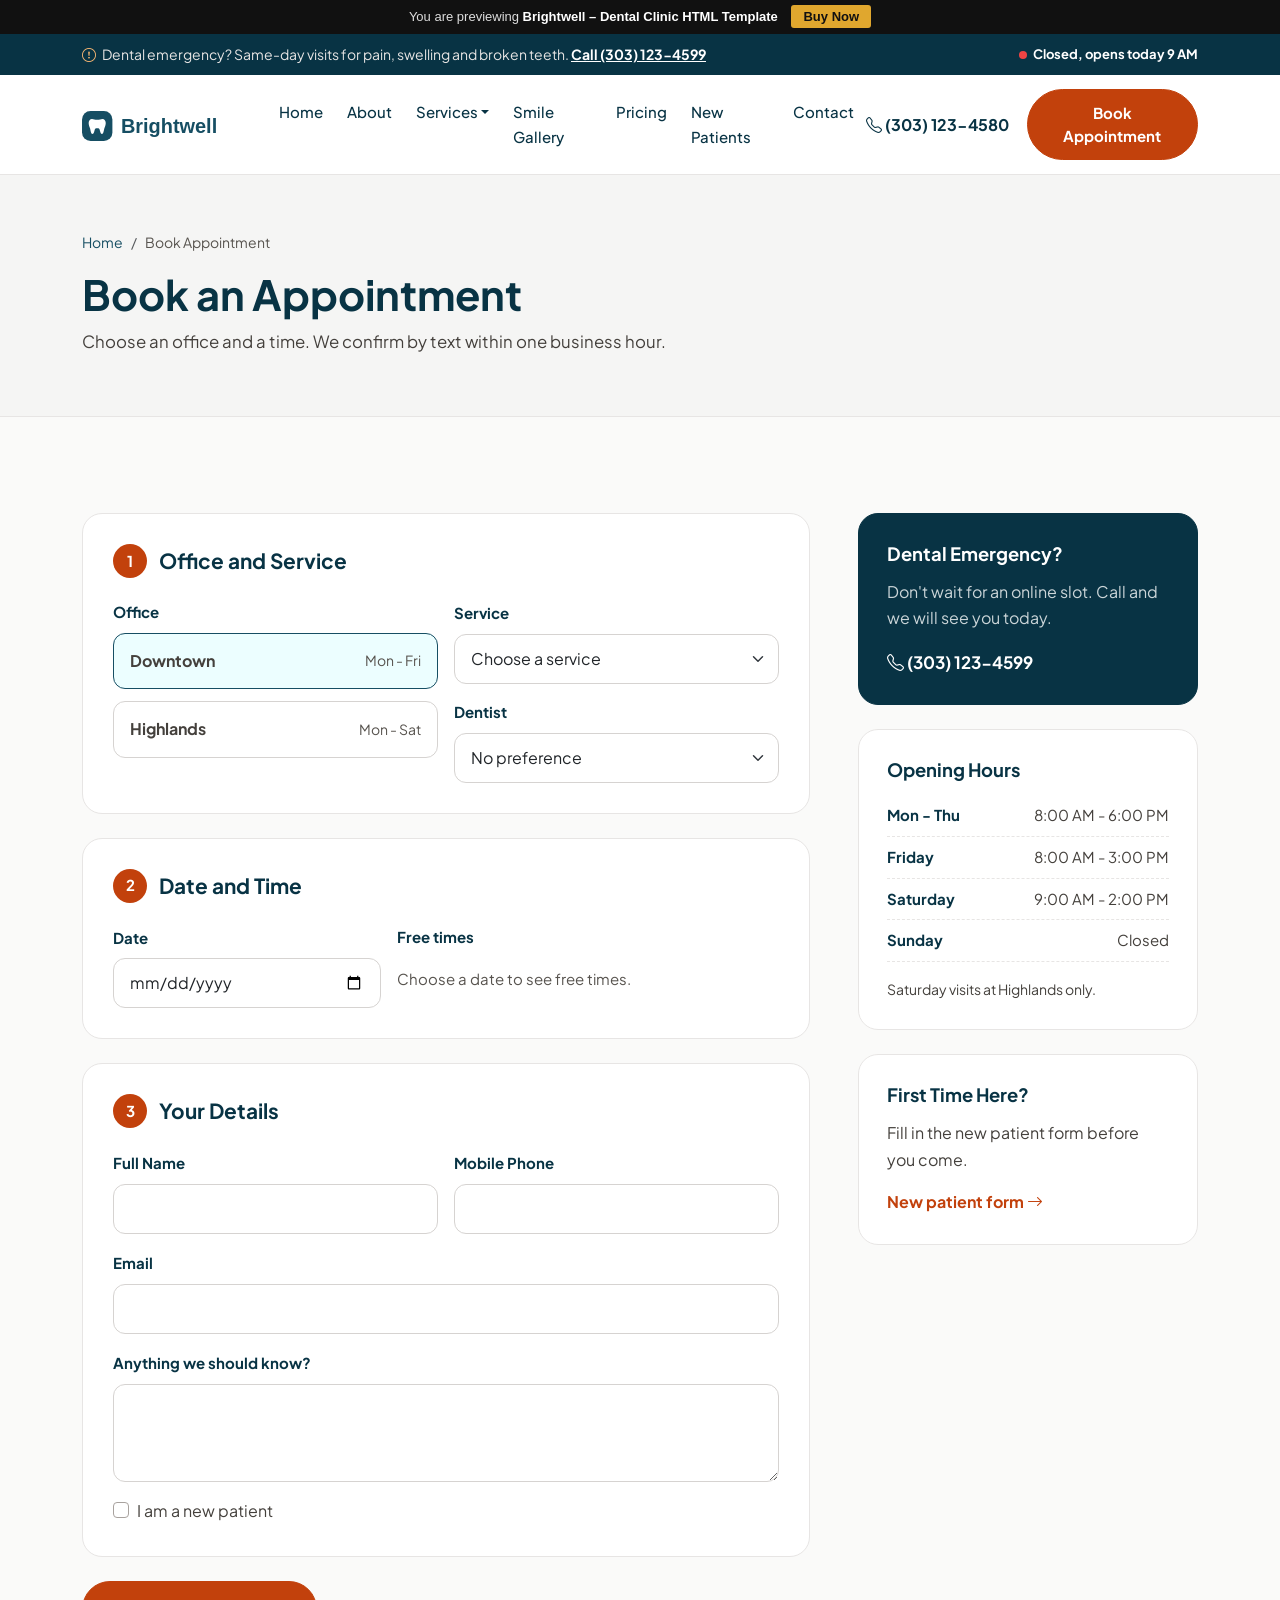
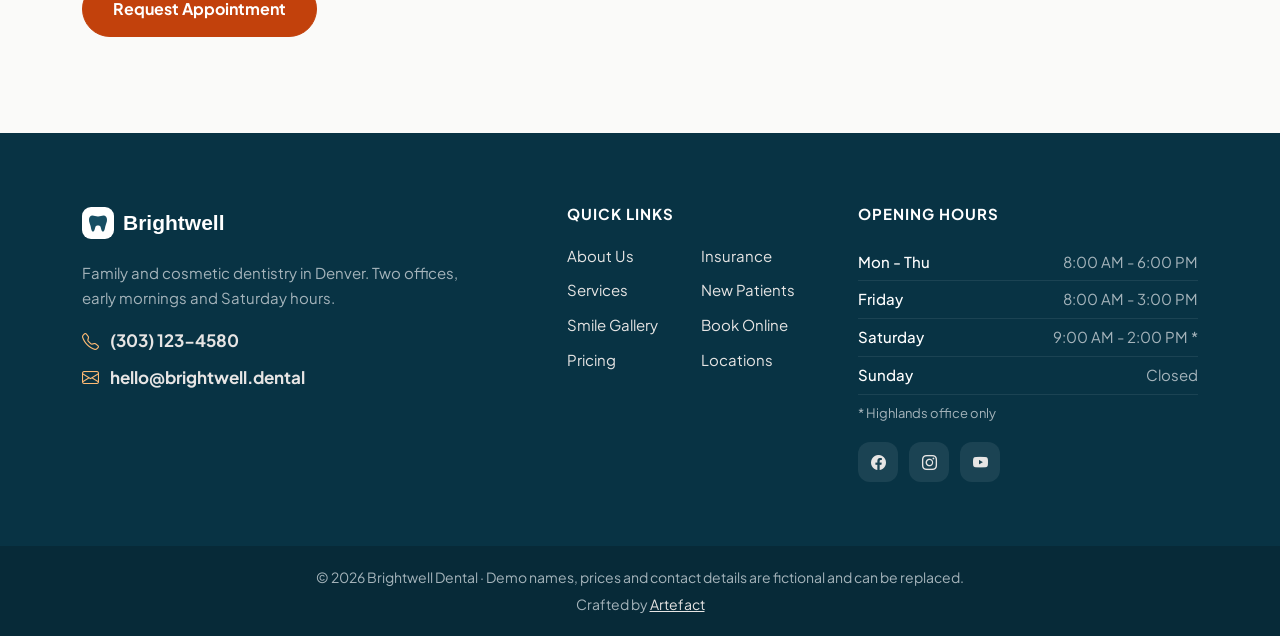
<file: appointment.html>
<!DOCTYPE html>
<html lang="en" class="no-js">
<head>
  <meta charset="utf-8">
  <meta name="viewport" content="width=device-width, initial-scale=1">
  <title>Book an Appointment - Brightwell Dental</title>
  <meta name="description" content="Book a dental appointment online at Brightwell Dental: choose an office, a service, a date and a time.">
  <meta name="author" content="Artefact">
  <meta name="theme-color" content="#164e63">
  <meta property="og:title" content="Book an Appointment - Brightwell Dental">
  <meta property="og:description" content="Book a dental appointment online at Brightwell Dental: choose an office, a service, a date and a time.">
  <meta property="og:type" content="website">
  <meta property="og:image" content="assets/img/og-image_pexels-photo-3845744.jpg">
  <link rel="icon" href="assets/img/favicon.png" type="image/png">
  <link rel="preload" href="assets/fonts/plus-jakarta-sans-latin-400-normal.woff2" as="font" type="font/woff2" crossorigin>
  
  <!-- Vendor CSS -->
  <link rel="stylesheet" href="assets/vendors/bootstrap/css/bootstrap.min.css">
  <link rel="stylesheet" href="assets/vendors/bootstrap-icons/bootstrap-icons.min.css">
  <link rel="stylesheet" href="assets/vendors/aos/aos.css">
  <link rel="stylesheet" href="assets/vendors/swiper/swiper-bundle.min.css">

  <!-- Template CSS -->
  <link rel="stylesheet" href="assets/css/style.css">
  <link rel="stylesheet" href="./assets/css/preview-bar.css">
</head>
<body>
  <div class="template-preview-bar">You are previewing <strong>Brightwell – Dental Clinic HTML Template</strong> <a href="https://www.codester.com/items/72660/brightwell-dental-clinic-html-template" target="_blank" rel="noopener">Buy Now</a></div>


  <!-- ====== Emergency Bar ====== -->
  <div class="emergency-bar">
    <div class="container d-flex flex-wrap justify-content-between align-items-center gap-2">
      <p class="mb-0"><i class="bi bi-exclamation-circle"></i> Dental emergency? Same-day visits for pain, swelling and broken teeth. <a href="tel:+13031234599">Call (303) 123-4599</a></p>
      <span class="open-status d-none d-md-inline-flex" data-hours="1-4 08:00-18:00; 5 08:00-15:00; 6 09:00-14:00">Mon - Thu 8AM - 6PM</span>
    </div>
  </div>

  <!-- ====== Header ====== -->
  <header class="site-header sticky-top" id="header">
    <nav class="navbar navbar-expand-xl">
      <div class="container">
        <a class="navbar-brand" href="index.html">
          <img src="assets/img/logo.svg" alt="Brightwell Dental" width="178" height="36">
        </a>
        <button class="navbar-toggler" type="button" data-bs-toggle="collapse" data-bs-target="#mainNav" aria-controls="mainNav" aria-expanded="false" aria-label="Toggle navigation">
          <i class="bi bi-list"></i>
        </button>
        <div class="collapse navbar-collapse" id="mainNav">
          <ul class="navbar-nav mx-auto mb-3 mb-xl-0">
            <li class="nav-item"><a class="nav-link" href="index.html">Home</a></li>
            <li class="nav-item"><a class="nav-link" href="about.html">About</a></li>
            <li class="nav-item dropdown">
              <a class="nav-link dropdown-toggle" href="services.html" role="button" data-bs-toggle="dropdown" aria-expanded="false">Services</a>
              <ul class="dropdown-menu">
                <li><a class="dropdown-item" href="services.html">All Services</a></li>
                <li><a class="dropdown-item" href="service-single.html">Dental Implants</a></li>
                <li><a class="dropdown-item" href="services.html#cosmetic">Whitening &amp; Veneers</a></li>
                <li><a class="dropdown-item" href="services.html#orthodontics">Clear Aligners</a></li>
                <li><a class="dropdown-item" href="services.html#kids">Kids Dentistry</a></li>
              </ul>
            </li>
            <li class="nav-item"><a class="nav-link" href="smile-gallery.html">Smile Gallery</a></li>
            <li class="nav-item"><a class="nav-link" href="pricing.html">Pricing</a></li>
            <li class="nav-item"><a class="nav-link" href="new-patients.html">New Patients</a></li>
            <li class="nav-item"><a class="nav-link" href="contact.html">Contact</a></li>
          </ul>
          <div class="header-actions">
            <a href="tel:+13031234580" class="header-phone"><i class="bi bi-telephone"></i> (303) 123-4580</a>
            <a href="appointment.html" class="btn btn-primary">Book Appointment</a>
          </div>
        </div>
      </div>
    </nav>
  </header>

  <main>


  <!-- ====== Page Header ====== -->
  <section class="page-header">
    <div class="container">
      <nav aria-label="breadcrumb">
        <ol class="breadcrumb">
          <li class="breadcrumb-item"><a href="index.html">Home</a></li>
          <li class="breadcrumb-item active" aria-current="page">Book Appointment</li>
        </ol>
      </nav>
      <h1>Book an Appointment</h1>
      <p>Choose an office and a time. We confirm by text within one business hour.</p>
    </div>
  </section>

  <!-- ====== Booking Section ====== -->
  <section class="section">
    <div class="container">
      <div class="row g-4 g-lg-5">
        <div class="col-lg-8">
          <form class="demo-form booking-form" novalidate>
            <div class="booking-step">
              <h2><span>1</span> Office and Service</h2>
              <div class="row g-3">
                <div class="col-md-6">
                  <span class="form-label d-block">Office</span>
                  <div class="office-options">
                    <input type="radio" class="btn-check" name="office" id="officeDowntown" value="downtown" data-hours="1-4 08:00-18:00; 5 08:00-15:00" checked>
                    <label class="office-option" for="officeDowntown"><strong>Downtown</strong><small>Mon - Fri</small></label>
                    <input type="radio" class="btn-check" name="office" id="officeHighlands" value="highlands" data-hours="1-4 08:00-18:00; 5 08:00-15:00; 6 09:00-14:00">
                    <label class="office-option" for="officeHighlands"><strong>Highlands</strong><small>Mon - Sat</small></label>
                  </div>
                </div>
                <div class="col-md-6">
                  <label for="service" class="form-label">Service</label>
                  <select class="form-select" id="service" name="service" required>
                    <option value="">Choose a service</option>
                    <option>Checkup and cleaning</option>
                    <option>New patient visit</option>
                    <option>Toothache or emergency</option>
                    <option>Teeth whitening</option>
                    <option>Implant consultation</option>
                    <option>Clear aligner consultation</option>
                    <option>Kids checkup</option>
                  </select>
                  <label for="dentist" class="form-label mt-3">Dentist</label>
                  <select class="form-select" id="dentist" name="dentist">
                    <option>No preference</option>
                    <option>Dr. Rachel Moore</option>
                    <option>Dr. Brian Kowalski</option>
                    <option>Dr. Megan Foley</option>
                    <option>Dr. Chris Martinez</option>
                  </select>
                </div>
              </div>
            </div>

            <div class="booking-step">
              <h2><span>2</span> Date and Time</h2>
              <div class="row g-3">
                <div class="col-md-5">
                  <label for="date" class="form-label">Date</label>
                  <input type="date" class="form-control" id="date" name="date" required>
                </div>
                <div class="col-md-7">
                  <span class="form-label d-block">Free times</span>
                  <div class="time-slots" id="timeSlots"></div>
                  <input type="hidden" id="time" name="time">
                  <p class="slot-message d-none" id="slotMessage" role="alert">Please pick a time.</p>
                </div>
              </div>
            </div>

            <div class="booking-step">
              <h2><span>3</span> Your Details</h2>
              <div class="row g-3">
                <div class="col-md-6">
                  <label for="name" class="form-label">Full Name</label>
                  <input type="text" class="form-control" id="name" name="name" autocomplete="name" required>
                </div>
                <div class="col-md-6">
                  <label for="phone" class="form-label">Mobile Phone</label>
                  <input type="tel" class="form-control" id="phone" name="phone" autocomplete="tel" required>
                </div>
                <div class="col-12">
                  <label for="email" class="form-label">Email</label>
                  <input type="email" class="form-control" id="email" name="email" autocomplete="email">
                </div>
                <div class="col-12">
                  <label for="notes" class="form-label">Anything we should know?</label>
                  <textarea class="form-control" id="notes" name="notes" rows="3"></textarea>
                </div>
                <div class="col-12">
                  <div class="form-check">
                    <input class="form-check-input" type="checkbox" id="newPatient" name="new_patient">
                    <label class="form-check-label" for="newPatient">I am a new patient</label>
                  </div>
                </div>
              </div>
            </div>

            <button type="submit" class="btn btn-primary btn-lg">Request Appointment</button>
            <div class="form-message alert alert-success d-none mt-3" role="alert">Thanks! Your request is in. We will text you within one business hour to confirm.</div>
          </form>
        </div>

        <div class="col-lg-4">
          <aside class="sidebar">
            <div class="widget widget-dark">
              <h3>Dental Emergency?</h3>
              <p>Don't wait for an online slot. Call and we will see you today.</p>
              <a href="tel:+13031234599" class="footer-phone"><i class="bi bi-telephone"></i> (303) 123-4599</a>
            </div>
            <div class="widget">
              <h3>Opening Hours</h3>
              <ul class="list-unstyled hours-list">
                <li><span>Mon - Thu</span> 8:00 AM - 6:00 PM</li>
                <li><span>Friday</span> 8:00 AM - 3:00 PM</li>
                <li><span>Saturday</span> 9:00 AM - 2:00 PM</li>
                <li><span>Sunday</span> Closed</li>
              </ul>
              <p class="small mb-0">Saturday visits at Highlands only.</p>
            </div>
            <div class="widget">
              <h3>First Time Here?</h3>
              <p>Fill in the new patient form before you come.</p>
              <a href="new-patients.html#intake" class="link-arrow">New patient form <i class="bi bi-arrow-right"></i></a>
            </div>
          </aside>
        </div>
      </div>
    </div>
  </section>

  </main>

  <!-- ====== Footer ====== -->
  <footer class="site-footer">
    <div class="container">
      <div class="row g-4 g-lg-5">
        <div class="col-lg-5">
          <a href="index.html" class="footer-logo"><img src="assets/img/logo-white.svg" alt="Brightwell Dental" width="178" height="36" loading="lazy"></a>
          <p class="footer-about">Family and cosmetic dentistry in Denver. Two offices, early mornings and Saturday hours.</p>
          <div class="footer-contact">
            <a href="tel:+13031234580"><i class="bi bi-telephone"></i> (303) 123-4580</a>
            <a href="mailto:hello@brightwell.dental"><i class="bi bi-envelope"></i> hello@brightwell.dental</a>
          </div>
        </div>
        <div class="col-lg-3 col-md-6">
          <h2 class="footer-title">Quick Links</h2>
          <ul class="list-unstyled footer-menu">
            <li><a href="about.html">About Us</a></li>
            <li><a href="services.html">Services</a></li>
            <li><a href="smile-gallery.html">Smile Gallery</a></li>
            <li><a href="pricing.html">Pricing</a></li>
            <li><a href="pricing.html#insurance">Insurance</a></li>
            <li><a href="new-patients.html">New Patients</a></li>
            <li><a href="appointment.html">Book Online</a></li>
            <li><a href="contact.html">Locations</a></li>
          </ul>
        </div>
        <div class="col-lg-4 col-md-6">
          <h2 class="footer-title">Opening Hours</h2>
          <table class="footer-hours">
            <tbody>
            <tr><th>Mon - Thu</th><td>8:00 AM - 6:00 PM</td></tr>
            <tr><th>Friday</th><td>8:00 AM - 3:00 PM</td></tr>
            <tr><th>Saturday</th><td>9:00 AM - 2:00 PM *</td></tr>
            <tr><th>Sunday</th><td>Closed</td></tr>
            </tbody>
          </table>
          <p class="footer-note">* Highlands office only</p>
          <div class="footer-social">
            <a href="https://facebook.com" target="_blank" rel="noopener" title="Facebook"><i class="bi bi-facebook"></i></a>
            <a href="https://instagram.com" target="_blank" rel="noopener" title="Instagram"><i class="bi bi-instagram"></i></a>
            <a href="https://youtube.com" target="_blank" rel="noopener" title="YouTube"><i class="bi bi-youtube"></i></a>
          </div>
        </div>
      </div>
    </div>
    <div class="copyright">
      <div class="container">
        &copy; 2026 Brightwell Dental &middot; Demo names, prices and contact details are fictional and can be replaced.
        <span>Crafted by <a href="https://www.codester.com/RelictTheme/" target="_blank" rel="noopener">Artefact</a></span>
      </div>
    </div>
  </footer>

  <button type="button" class="scroll-top" id="scrollTop" title="Scroll to top"><i class="bi bi-chevron-up"></i></button>


  <!-- Vendor JS -->
  <script src="assets/vendors/bootstrap/js/bootstrap.bundle.min.js"></script>
  <script src="assets/vendors/aos/aos.js"></script>
  <script src="assets/vendors/swiper/swiper-bundle.min.js"></script>

  <!-- Template JS -->
  <script src="assets/js/main.js"></script>
</body>
</html>
</file>
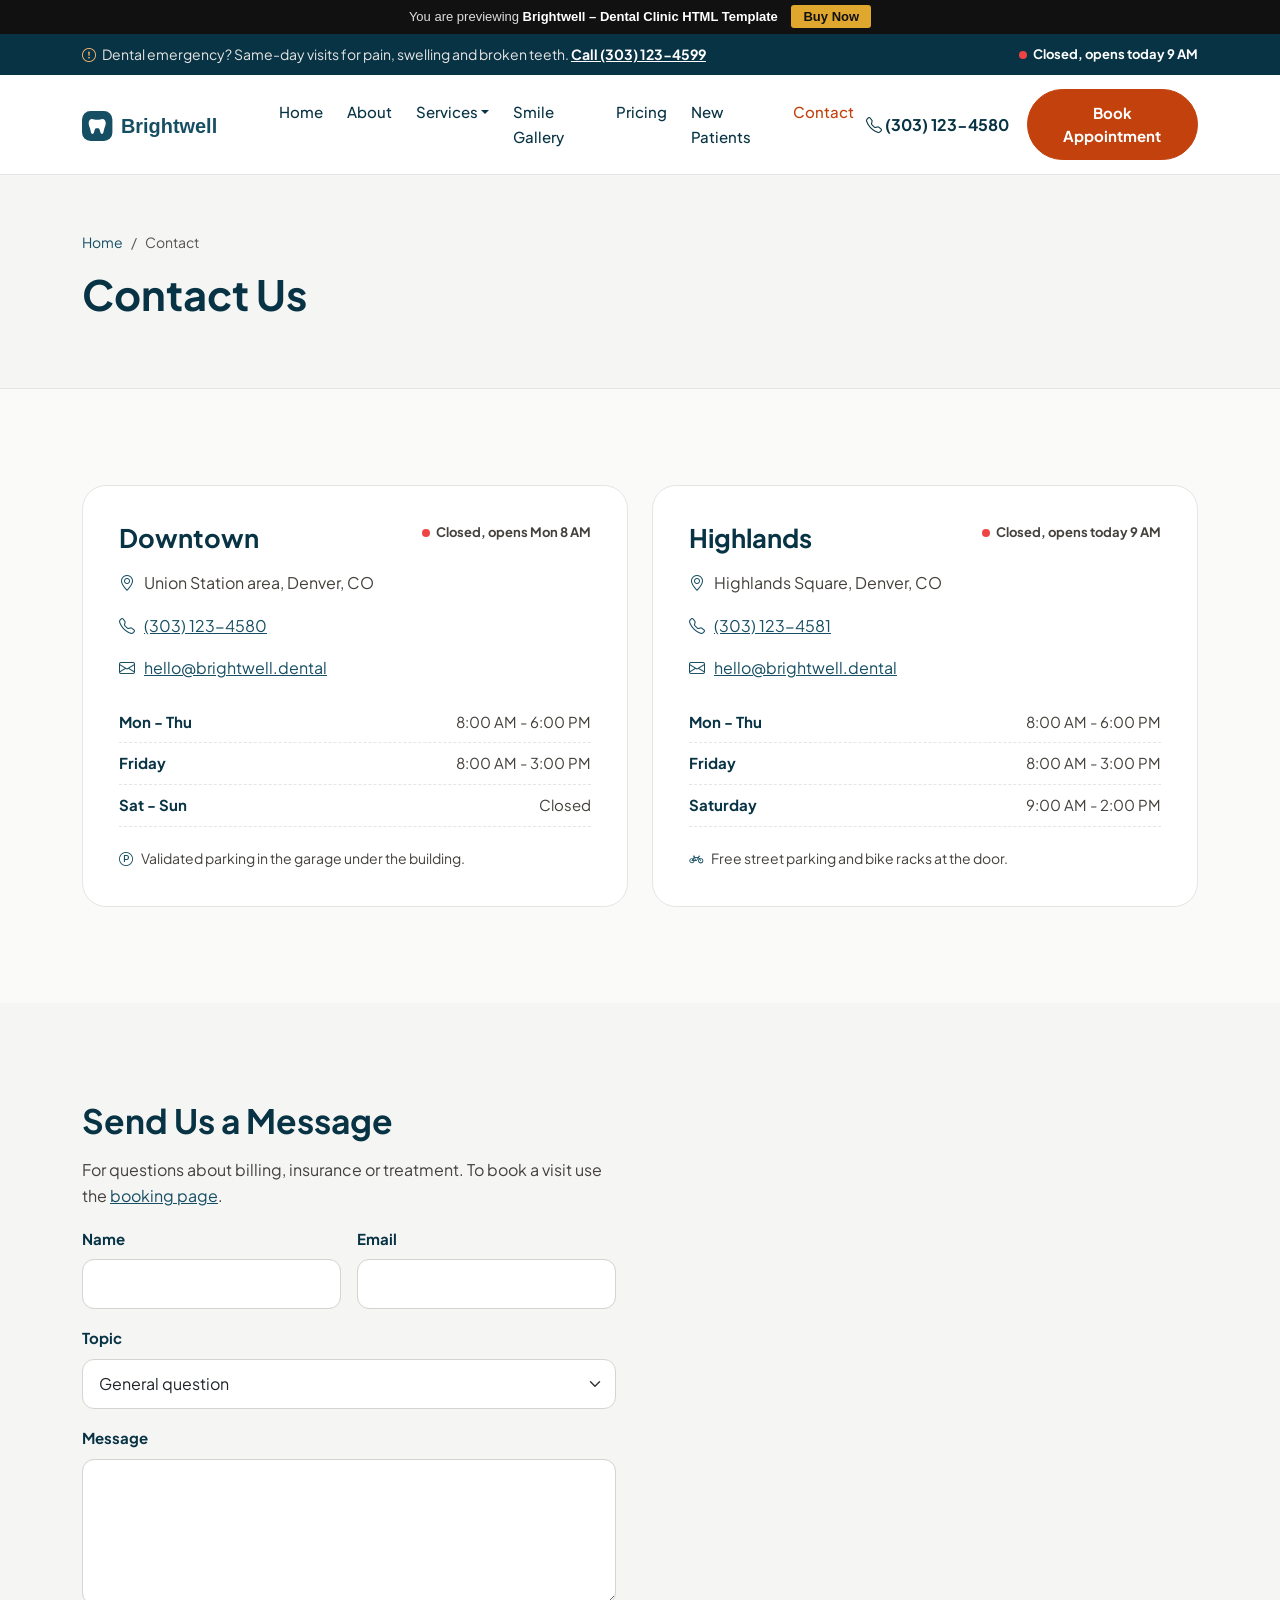
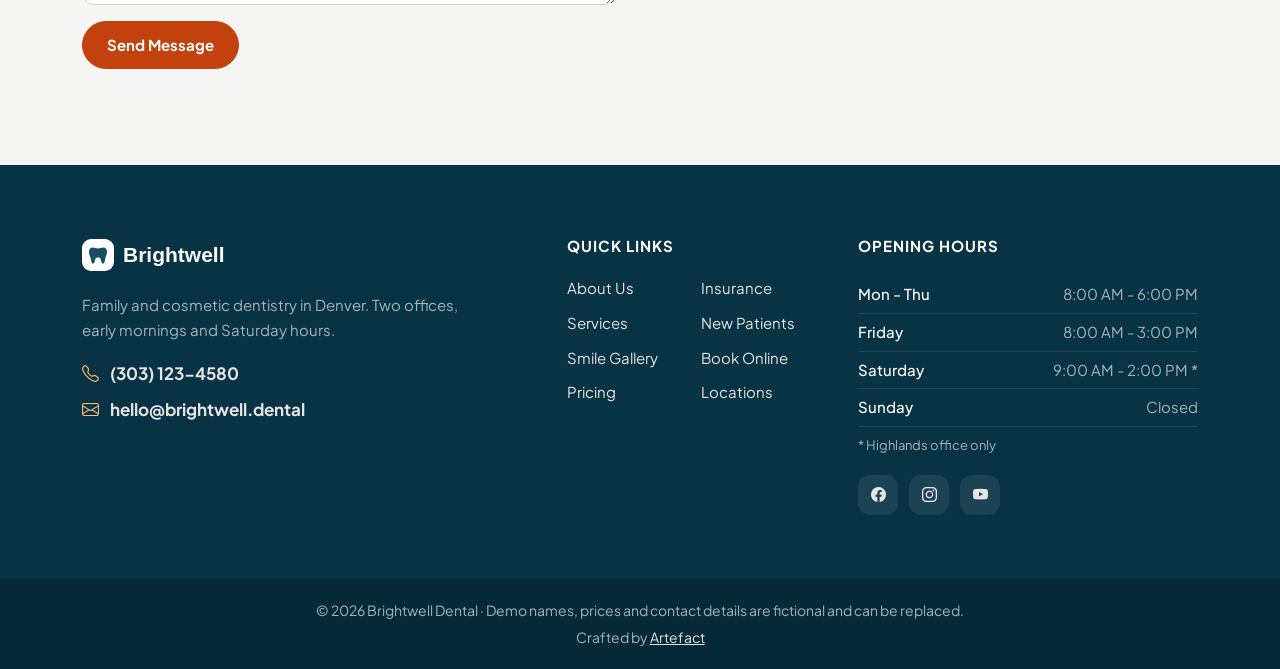
<file: contact.html>
<!DOCTYPE html>
<html lang="en" class="no-js">
<head>
  <meta charset="utf-8">
  <meta name="viewport" content="width=device-width, initial-scale=1">
  <title>Contact - Brightwell Dental</title>
  <meta name="description" content="Contact Brightwell Dental. Two offices in Denver, opening hours, parking and a contact form.">
  <meta name="author" content="Artefact">
  <meta name="theme-color" content="#164e63">
  <meta property="og:title" content="Contact - Brightwell Dental">
  <meta property="og:description" content="Contact Brightwell Dental. Two offices in Denver, opening hours, parking and a contact form.">
  <meta property="og:type" content="website">
  <meta property="og:image" content="assets/img/og-image_pexels-photo-3845744.jpg">
  <link rel="icon" href="assets/img/favicon.png" type="image/png">
  <link rel="preload" href="assets/fonts/plus-jakarta-sans-latin-400-normal.woff2" as="font" type="font/woff2" crossorigin>
  
  <!-- Vendor CSS -->
  <link rel="stylesheet" href="assets/vendors/bootstrap/css/bootstrap.min.css">
  <link rel="stylesheet" href="assets/vendors/bootstrap-icons/bootstrap-icons.min.css">
  <link rel="stylesheet" href="assets/vendors/aos/aos.css">
  <link rel="stylesheet" href="assets/vendors/swiper/swiper-bundle.min.css">

  <!-- Template CSS -->
  <link rel="stylesheet" href="assets/css/style.css">
  <link rel="stylesheet" href="./assets/css/preview-bar.css">
</head>
<body>
  <div class="template-preview-bar">You are previewing <strong>Brightwell – Dental Clinic HTML Template</strong> <a href="https://www.codester.com/items/72660/brightwell-dental-clinic-html-template" target="_blank" rel="noopener">Buy Now</a></div>


  <!-- ====== Emergency Bar ====== -->
  <div class="emergency-bar">
    <div class="container d-flex flex-wrap justify-content-between align-items-center gap-2">
      <p class="mb-0"><i class="bi bi-exclamation-circle"></i> Dental emergency? Same-day visits for pain, swelling and broken teeth. <a href="tel:+13031234599">Call (303) 123-4599</a></p>
      <span class="open-status d-none d-md-inline-flex" data-hours="1-4 08:00-18:00; 5 08:00-15:00; 6 09:00-14:00">Mon - Thu 8AM - 6PM</span>
    </div>
  </div>

  <!-- ====== Header ====== -->
  <header class="site-header sticky-top" id="header">
    <nav class="navbar navbar-expand-xl">
      <div class="container">
        <a class="navbar-brand" href="index.html">
          <img src="assets/img/logo.svg" alt="Brightwell Dental" width="178" height="36">
        </a>
        <button class="navbar-toggler" type="button" data-bs-toggle="collapse" data-bs-target="#mainNav" aria-controls="mainNav" aria-expanded="false" aria-label="Toggle navigation">
          <i class="bi bi-list"></i>
        </button>
        <div class="collapse navbar-collapse" id="mainNav">
          <ul class="navbar-nav mx-auto mb-3 mb-xl-0">
            <li class="nav-item"><a class="nav-link" href="index.html">Home</a></li>
            <li class="nav-item"><a class="nav-link" href="about.html">About</a></li>
            <li class="nav-item dropdown">
              <a class="nav-link dropdown-toggle" href="services.html" role="button" data-bs-toggle="dropdown" aria-expanded="false">Services</a>
              <ul class="dropdown-menu">
                <li><a class="dropdown-item" href="services.html">All Services</a></li>
                <li><a class="dropdown-item" href="service-single.html">Dental Implants</a></li>
                <li><a class="dropdown-item" href="services.html#cosmetic">Whitening &amp; Veneers</a></li>
                <li><a class="dropdown-item" href="services.html#orthodontics">Clear Aligners</a></li>
                <li><a class="dropdown-item" href="services.html#kids">Kids Dentistry</a></li>
              </ul>
            </li>
            <li class="nav-item"><a class="nav-link" href="smile-gallery.html">Smile Gallery</a></li>
            <li class="nav-item"><a class="nav-link" href="pricing.html">Pricing</a></li>
            <li class="nav-item"><a class="nav-link" href="new-patients.html">New Patients</a></li>
            <li class="nav-item"><a class="nav-link active" href="contact.html">Contact</a></li>
          </ul>
          <div class="header-actions">
            <a href="tel:+13031234580" class="header-phone"><i class="bi bi-telephone"></i> (303) 123-4580</a>
            <a href="appointment.html" class="btn btn-primary">Book Appointment</a>
          </div>
        </div>
      </div>
    </nav>
  </header>

  <main>


  <!-- ====== Page Header ====== -->
  <section class="page-header">
    <div class="container">
      <nav aria-label="breadcrumb">
        <ol class="breadcrumb">
          <li class="breadcrumb-item"><a href="index.html">Home</a></li>
          <li class="breadcrumb-item active" aria-current="page">Contact</li>
        </ol>
      </nav>
      <h1>Contact Us</h1>
    </div>
  </section>

  <!-- ====== Offices ====== -->
  <section class="section">
    <div class="container">
      <div class="row g-4">
        <div class="col-lg-6">
          <div class="office-card">
            <div class="d-flex justify-content-between align-items-start flex-wrap gap-2">
              <h2>Downtown</h2>
              <span class="open-status" data-hours="1-4 08:00-18:00; 5 08:00-15:00">Mon - Fri</span>
            </div>
            <p><i class="bi bi-geo-alt"></i> Union Station area, Denver, CO</p>
            <p><i class="bi bi-telephone"></i> <a href="tel:+13031234580">(303) 123-4580</a></p>
            <p><i class="bi bi-envelope"></i> <a href="mailto:hello@brightwell.dental">hello@brightwell.dental</a></p>
            <ul class="list-unstyled hours-list">
              <li><span>Mon - Thu</span> 8:00 AM - 6:00 PM</li>
              <li><span>Friday</span> 8:00 AM - 3:00 PM</li>
              <li><span>Sat - Sun</span> Closed</li>
            </ul>
            <p class="small mb-0"><i class="bi bi-p-circle"></i> Validated parking in the garage under the building.</p>
          </div>
        </div>
        <div class="col-lg-6">
          <div class="office-card">
            <div class="d-flex justify-content-between align-items-start flex-wrap gap-2">
              <h2>Highlands</h2>
              <span class="open-status" data-hours="1-4 08:00-18:00; 5 08:00-15:00; 6 09:00-14:00">Mon - Sat</span>
            </div>
            <p><i class="bi bi-geo-alt"></i> Highlands Square, Denver, CO</p>
            <p><i class="bi bi-telephone"></i> <a href="tel:+13031234581">(303) 123-4581</a></p>
            <p><i class="bi bi-envelope"></i> <a href="mailto:hello@brightwell.dental">hello@brightwell.dental</a></p>
            <ul class="list-unstyled hours-list">
              <li><span>Mon - Thu</span> 8:00 AM - 6:00 PM</li>
              <li><span>Friday</span> 8:00 AM - 3:00 PM</li>
              <li><span>Saturday</span> 9:00 AM - 2:00 PM</li>
            </ul>
            <p class="small mb-0"><i class="bi bi-bicycle"></i> Free street parking and bike racks at the door.</p>
          </div>
        </div>
      </div>
    </div>
  </section>

  <!-- ====== Contact Form ====== -->
  <section class="section bg-light-warm">
    <div class="container">
      <div class="row g-4 g-lg-5">
        <div class="col-lg-6">
          <h2>Send Us a Message</h2>
          <p>For questions about billing, insurance or treatment. To book a visit use the <a href="appointment.html">booking page</a>.</p>
          <form class="demo-form row g-3" novalidate>
            <div class="col-md-6">
              <label for="name" class="form-label">Name</label>
              <input type="text" class="form-control" id="name" name="name" autocomplete="name" required>
            </div>
            <div class="col-md-6">
              <label for="email" class="form-label">Email</label>
              <input type="email" class="form-control" id="email" name="email" autocomplete="email" required>
            </div>
            <div class="col-12">
              <label for="topic" class="form-label">Topic</label>
              <select class="form-select" id="topic" name="topic">
                <option>General question</option>
                <option>Billing and insurance</option>
                <option>Records request</option>
                <option>Feedback</option>
              </select>
            </div>
            <div class="col-12">
              <label for="message" class="form-label">Message</label>
              <textarea class="form-control" id="message" name="message" rows="5" required></textarea>
            </div>
            <div class="col-12">
              <button type="submit" class="btn btn-primary">Send Message</button>
              <div class="form-message alert alert-success d-none mt-3" role="alert">Thank you, we will reply within one business day.</div>
            </div>
          </form>
        </div>
        <div class="col-lg-6">
          <div class="map-box">
            <iframe src="https://maps.google.com/maps?q=union%20station%20denver&amp;z=14&amp;hl=en&amp;output=embed" width="600" height="460" title="Downtown office location" loading="lazy"></iframe>
          </div>
        </div>
      </div>
    </div>
  </section>

  </main>

  <!-- ====== Footer ====== -->
  <footer class="site-footer">
    <div class="container">
      <div class="row g-4 g-lg-5">
        <div class="col-lg-5">
          <a href="index.html" class="footer-logo"><img src="assets/img/logo-white.svg" alt="Brightwell Dental" width="178" height="36" loading="lazy"></a>
          <p class="footer-about">Family and cosmetic dentistry in Denver. Two offices, early mornings and Saturday hours.</p>
          <div class="footer-contact">
            <a href="tel:+13031234580"><i class="bi bi-telephone"></i> (303) 123-4580</a>
            <a href="mailto:hello@brightwell.dental"><i class="bi bi-envelope"></i> hello@brightwell.dental</a>
          </div>
        </div>
        <div class="col-lg-3 col-md-6">
          <h2 class="footer-title">Quick Links</h2>
          <ul class="list-unstyled footer-menu">
            <li><a href="about.html">About Us</a></li>
            <li><a href="services.html">Services</a></li>
            <li><a href="smile-gallery.html">Smile Gallery</a></li>
            <li><a href="pricing.html">Pricing</a></li>
            <li><a href="pricing.html#insurance">Insurance</a></li>
            <li><a href="new-patients.html">New Patients</a></li>
            <li><a href="appointment.html">Book Online</a></li>
            <li><a href="contact.html">Locations</a></li>
          </ul>
        </div>
        <div class="col-lg-4 col-md-6">
          <h2 class="footer-title">Opening Hours</h2>
          <table class="footer-hours">
            <tbody>
            <tr><th>Mon - Thu</th><td>8:00 AM - 6:00 PM</td></tr>
            <tr><th>Friday</th><td>8:00 AM - 3:00 PM</td></tr>
            <tr><th>Saturday</th><td>9:00 AM - 2:00 PM *</td></tr>
            <tr><th>Sunday</th><td>Closed</td></tr>
            </tbody>
          </table>
          <p class="footer-note">* Highlands office only</p>
          <div class="footer-social">
            <a href="https://facebook.com" target="_blank" rel="noopener" title="Facebook"><i class="bi bi-facebook"></i></a>
            <a href="https://instagram.com" target="_blank" rel="noopener" title="Instagram"><i class="bi bi-instagram"></i></a>
            <a href="https://youtube.com" target="_blank" rel="noopener" title="YouTube"><i class="bi bi-youtube"></i></a>
          </div>
        </div>
      </div>
    </div>
    <div class="copyright">
      <div class="container">
        &copy; 2026 Brightwell Dental &middot; Demo names, prices and contact details are fictional and can be replaced.
        <span>Crafted by <a href="https://www.codester.com/RelictTheme/" target="_blank" rel="noopener">Artefact</a></span>
      </div>
    </div>
  </footer>

  <button type="button" class="scroll-top" id="scrollTop" title="Scroll to top"><i class="bi bi-chevron-up"></i></button>


  <!-- Vendor JS -->
  <script src="assets/vendors/bootstrap/js/bootstrap.bundle.min.js"></script>
  <script src="assets/vendors/aos/aos.js"></script>
  <script src="assets/vendors/swiper/swiper-bundle.min.js"></script>

  <!-- Template JS -->
  <script src="assets/js/main.js"></script>
</body>
</html>
</file>
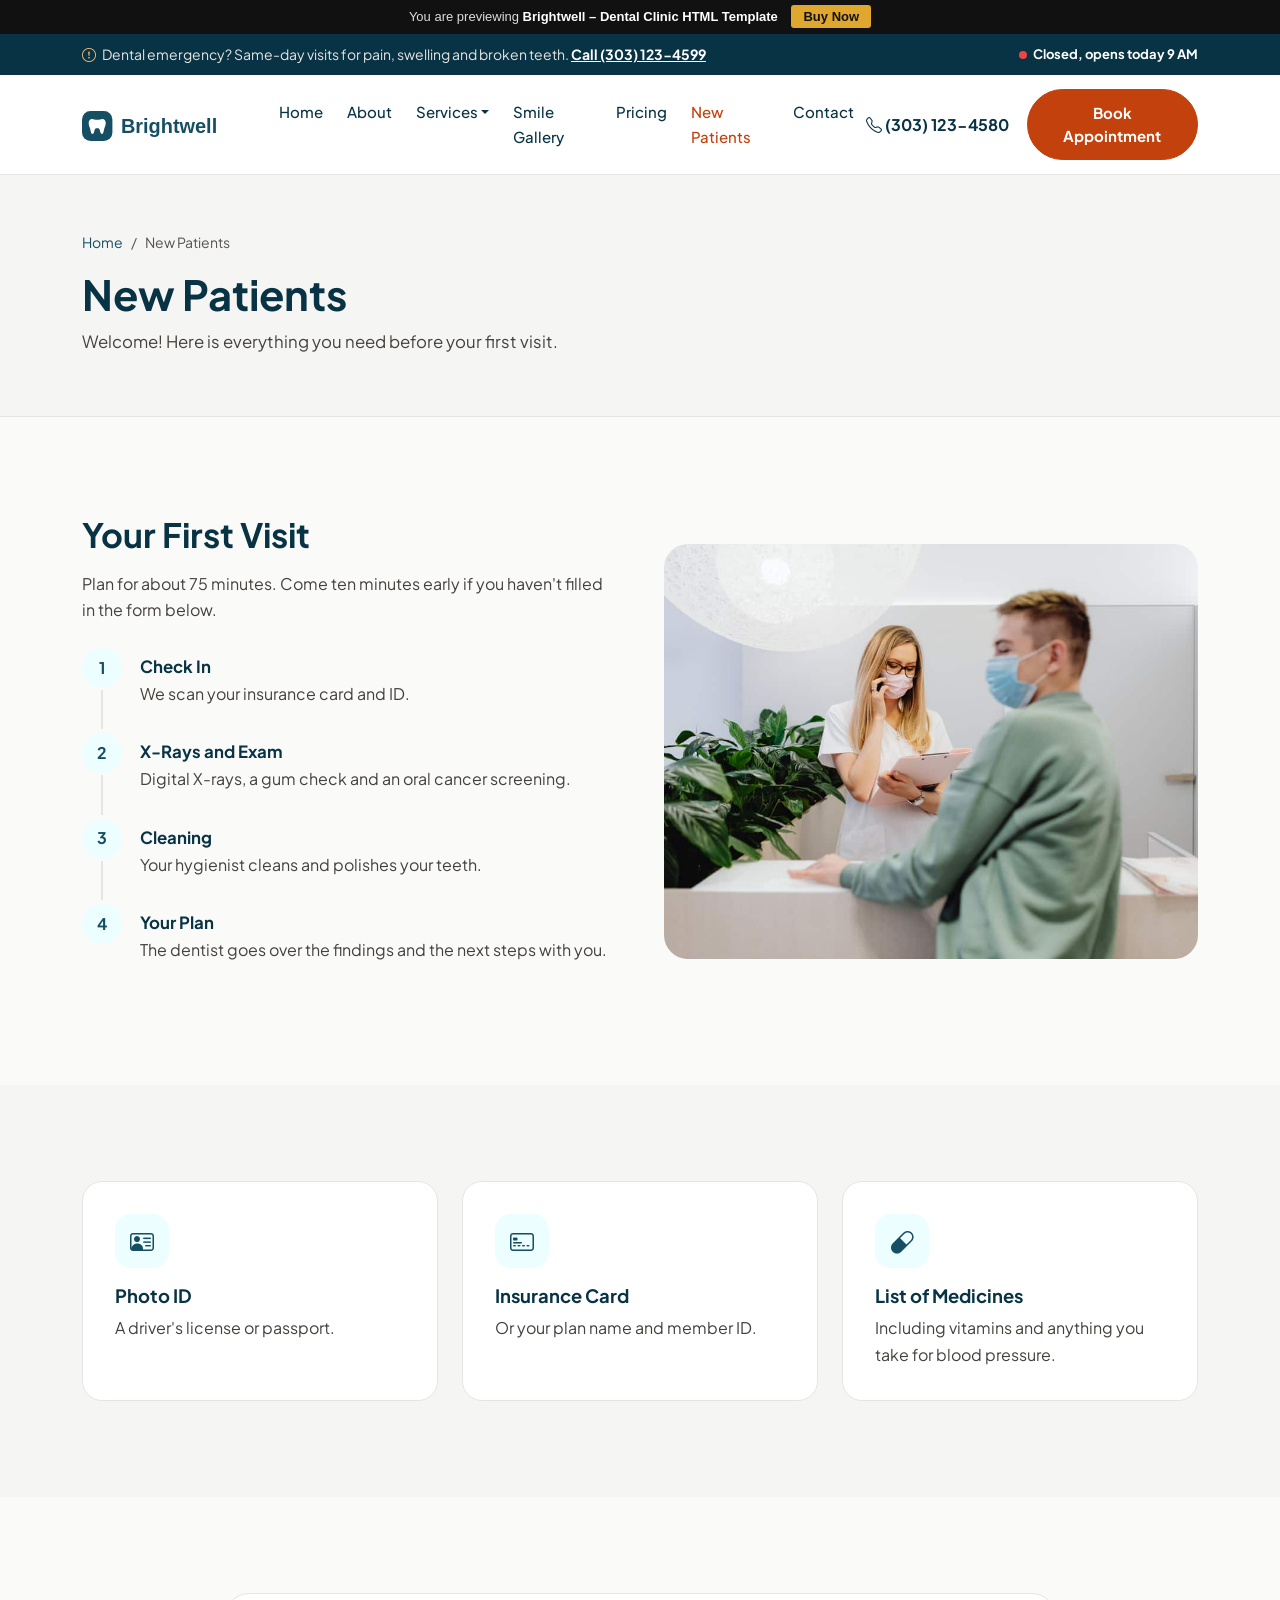
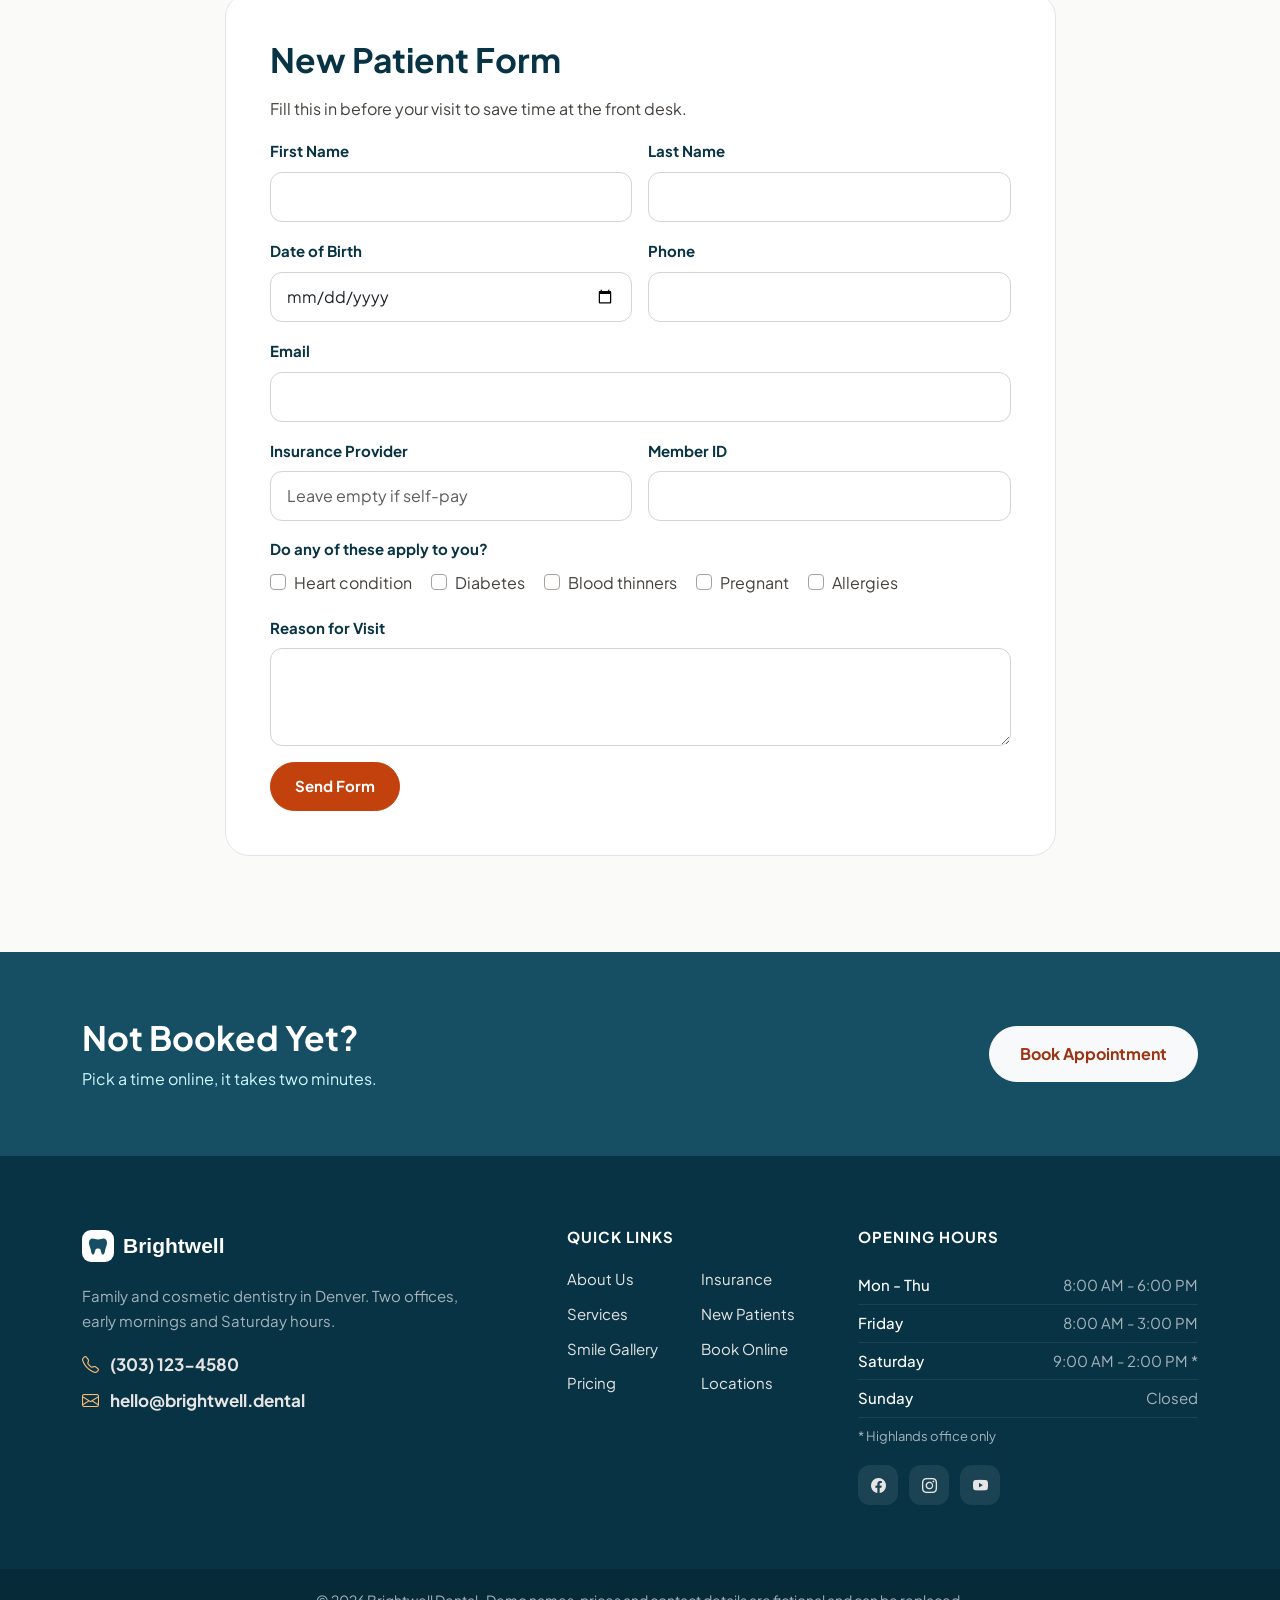
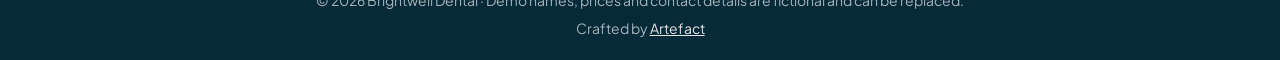
<file: new-patients.html>
<!DOCTYPE html>
<html lang="en" class="no-js">
<head>
  <meta charset="utf-8">
  <meta name="viewport" content="width=device-width, initial-scale=1">
  <title>New Patients - Brightwell Dental</title>
  <meta name="description" content="What to expect at your first visit to Brightwell Dental, what to bring and the new patient form.">
  <meta name="author" content="Artefact">
  <meta name="theme-color" content="#164e63">
  <meta property="og:title" content="New Patients - Brightwell Dental">
  <meta property="og:description" content="What to expect at your first visit to Brightwell Dental, what to bring and the new patient form.">
  <meta property="og:type" content="website">
  <meta property="og:image" content="assets/img/og-image_pexels-photo-3845744.jpg">
  <link rel="icon" href="assets/img/favicon.png" type="image/png">
  <link rel="preload" href="assets/fonts/plus-jakarta-sans-latin-400-normal.woff2" as="font" type="font/woff2" crossorigin>
  
  <!-- Vendor CSS -->
  <link rel="stylesheet" href="assets/vendors/bootstrap/css/bootstrap.min.css">
  <link rel="stylesheet" href="assets/vendors/bootstrap-icons/bootstrap-icons.min.css">
  <link rel="stylesheet" href="assets/vendors/aos/aos.css">
  <link rel="stylesheet" href="assets/vendors/swiper/swiper-bundle.min.css">

  <!-- Template CSS -->
  <link rel="stylesheet" href="assets/css/style.css">
  <link rel="stylesheet" href="./assets/css/preview-bar.css">
</head>
<body>
  <div class="template-preview-bar">You are previewing <strong>Brightwell – Dental Clinic HTML Template</strong> <a href="https://www.codester.com/items/72660/brightwell-dental-clinic-html-template" target="_blank" rel="noopener">Buy Now</a></div>


  <!-- ====== Emergency Bar ====== -->
  <div class="emergency-bar">
    <div class="container d-flex flex-wrap justify-content-between align-items-center gap-2">
      <p class="mb-0"><i class="bi bi-exclamation-circle"></i> Dental emergency? Same-day visits for pain, swelling and broken teeth. <a href="tel:+13031234599">Call (303) 123-4599</a></p>
      <span class="open-status d-none d-md-inline-flex" data-hours="1-4 08:00-18:00; 5 08:00-15:00; 6 09:00-14:00">Mon - Thu 8AM - 6PM</span>
    </div>
  </div>

  <!-- ====== Header ====== -->
  <header class="site-header sticky-top" id="header">
    <nav class="navbar navbar-expand-xl">
      <div class="container">
        <a class="navbar-brand" href="index.html">
          <img src="assets/img/logo.svg" alt="Brightwell Dental" width="178" height="36">
        </a>
        <button class="navbar-toggler" type="button" data-bs-toggle="collapse" data-bs-target="#mainNav" aria-controls="mainNav" aria-expanded="false" aria-label="Toggle navigation">
          <i class="bi bi-list"></i>
        </button>
        <div class="collapse navbar-collapse" id="mainNav">
          <ul class="navbar-nav mx-auto mb-3 mb-xl-0">
            <li class="nav-item"><a class="nav-link" href="index.html">Home</a></li>
            <li class="nav-item"><a class="nav-link" href="about.html">About</a></li>
            <li class="nav-item dropdown">
              <a class="nav-link dropdown-toggle" href="services.html" role="button" data-bs-toggle="dropdown" aria-expanded="false">Services</a>
              <ul class="dropdown-menu">
                <li><a class="dropdown-item" href="services.html">All Services</a></li>
                <li><a class="dropdown-item" href="service-single.html">Dental Implants</a></li>
                <li><a class="dropdown-item" href="services.html#cosmetic">Whitening &amp; Veneers</a></li>
                <li><a class="dropdown-item" href="services.html#orthodontics">Clear Aligners</a></li>
                <li><a class="dropdown-item" href="services.html#kids">Kids Dentistry</a></li>
              </ul>
            </li>
            <li class="nav-item"><a class="nav-link" href="smile-gallery.html">Smile Gallery</a></li>
            <li class="nav-item"><a class="nav-link" href="pricing.html">Pricing</a></li>
            <li class="nav-item"><a class="nav-link active" href="new-patients.html">New Patients</a></li>
            <li class="nav-item"><a class="nav-link" href="contact.html">Contact</a></li>
          </ul>
          <div class="header-actions">
            <a href="tel:+13031234580" class="header-phone"><i class="bi bi-telephone"></i> (303) 123-4580</a>
            <a href="appointment.html" class="btn btn-primary">Book Appointment</a>
          </div>
        </div>
      </div>
    </nav>
  </header>

  <main>


  <!-- ====== Page Header ====== -->
  <section class="page-header">
    <div class="container">
      <nav aria-label="breadcrumb">
        <ol class="breadcrumb">
          <li class="breadcrumb-item"><a href="index.html">Home</a></li>
          <li class="breadcrumb-item active" aria-current="page">New Patients</li>
        </ol>
      </nav>
      <h1>New Patients</h1>
      <p>Welcome! Here is everything you need before your first visit.</p>
    </div>
  </section>

  <!-- ====== First Visit ====== -->
  <section class="section">
    <div class="container">
      <div class="row g-4 g-lg-5 align-items-center">
        <div class="col-lg-6">
          <h2>Your First Visit</h2>
          <p>Plan for about 75 minutes. Come ten minutes early if you haven't filled in the form below.</p>
          <div class="timeline">
            <div class="timeline-item">
              <span>1</span>
              <div><h3>Check In</h3><p>We scan your insurance card and ID.</p></div>
            </div>
            <div class="timeline-item">
              <span>2</span>
              <div><h3>X-Rays and Exam</h3><p>Digital X-rays, a gum check and an oral cancer screening.</p></div>
            </div>
            <div class="timeline-item">
              <span>3</span>
              <div><h3>Cleaning</h3><p>Your hygienist cleans and polishes your teeth.</p></div>
            </div>
            <div class="timeline-item">
              <span>4</span>
              <div><h3>Your Plan</h3><p>The dentist goes over the findings and the next steps with you.</p></div>
            </div>
          </div>
        </div>
        <div class="col-lg-6">
          <img src="assets/img/first-visit_pexels-photo-6627851.jpg" alt="Patient at the front desk" class="rounded-img" width="900" height="700" loading="lazy">
        </div>
      </div>
    </div>
  </section>

  <!-- ====== What To Bring ====== -->
  <section class="section bg-light-warm">
    <div class="container">
      <div class="row g-4">
        <div class="col-lg-4">
          <div class="step-card">
            <span class="service-icon"><i class="bi bi-person-vcard"></i></span>
            <h3 class="mt-3">Photo ID</h3>
            <p>A driver's license or passport.</p>
          </div>
        </div>
        <div class="col-lg-4">
          <div class="step-card">
            <span class="service-icon"><i class="bi bi-credit-card-2-front"></i></span>
            <h3 class="mt-3">Insurance Card</h3>
            <p>Or your plan name and member ID.</p>
          </div>
        </div>
        <div class="col-lg-4">
          <div class="step-card">
            <span class="service-icon"><i class="bi bi-capsule"></i></span>
            <h3 class="mt-3">List of Medicines</h3>
            <p>Including vitamins and anything you take for blood pressure.</p>
          </div>
        </div>
      </div>
    </div>
  </section>

  <!-- ====== Intake Form ====== -->
  <section class="section" id="intake">
    <div class="container">
      <div class="row justify-content-center">
        <div class="col-lg-9">
          <div class="form-box">
            <h2>New Patient Form</h2>
            <p>Fill this in before your visit to save time at the front desk.</p>
            <form class="demo-form row g-3" novalidate>
              <div class="col-md-6">
                <label for="firstName" class="form-label">First Name</label>
                <input type="text" class="form-control" id="firstName" name="first_name" autocomplete="given-name" required>
              </div>
              <div class="col-md-6">
                <label for="lastName" class="form-label">Last Name</label>
                <input type="text" class="form-control" id="lastName" name="last_name" autocomplete="family-name" required>
              </div>
              <div class="col-md-6">
                <label for="birthDate" class="form-label">Date of Birth</label>
                <input type="date" class="form-control" id="birthDate" name="birth_date" required>
              </div>
              <div class="col-md-6">
                <label for="phone" class="form-label">Phone</label>
                <input type="tel" class="form-control" id="phone" name="phone" autocomplete="tel" required>
              </div>
              <div class="col-12">
                <label for="email" class="form-label">Email</label>
                <input type="email" class="form-control" id="email" name="email" autocomplete="email" required>
              </div>
              <div class="col-md-6">
                <label for="insurance" class="form-label">Insurance Provider</label>
                <input type="text" class="form-control" id="insurance" name="insurance" placeholder="Leave empty if self-pay" autocomplete="off">
              </div>
              <div class="col-md-6">
                <label for="memberId" class="form-label">Member ID</label>
                <input type="text" class="form-control" id="memberId" name="member_id" autocomplete="off">
              </div>
              <div class="col-12">
                <span class="form-label d-block">Do any of these apply to you?</span>
                <div class="form-check form-check-inline"><input class="form-check-input" type="checkbox" id="h1" name="health[]" value="heart"><label class="form-check-label" for="h1">Heart condition</label></div>
                <div class="form-check form-check-inline"><input class="form-check-input" type="checkbox" id="h2" name="health[]" value="diabetes"><label class="form-check-label" for="h2">Diabetes</label></div>
                <div class="form-check form-check-inline"><input class="form-check-input" type="checkbox" id="h3" name="health[]" value="blood-thinners"><label class="form-check-label" for="h3">Blood thinners</label></div>
                <div class="form-check form-check-inline"><input class="form-check-input" type="checkbox" id="h4" name="health[]" value="pregnant"><label class="form-check-label" for="h4">Pregnant</label></div>
                <div class="form-check form-check-inline"><input class="form-check-input" type="checkbox" id="h5" name="health[]" value="allergies"><label class="form-check-label" for="h5">Allergies</label></div>
              </div>
              <div class="col-12">
                <label for="reason" class="form-label">Reason for Visit</label>
                <textarea class="form-control" id="reason" name="reason" rows="3"></textarea>
              </div>
              <div class="col-12">
                <button type="submit" class="btn btn-primary">Send Form</button>
                <div class="form-message alert alert-success d-none mt-3" role="alert">Thank you! We received your form and will see you soon.</div>
              </div>
            </form>
          </div>
        </div>
      </div>
    </div>
  </section>

  <!-- ====== CTA Section ====== -->
  <section class="cta">
    <div class="container d-lg-flex justify-content-between align-items-center">
      <div>
        <h2>Not Booked Yet?</h2>
        <p class="mb-lg-0">Pick a time online, it takes two minutes.</p>
      </div>
      <a href="appointment.html" class="btn btn-light btn-lg">Book Appointment</a>
    </div>
  </section>

  </main>

  <!-- ====== Footer ====== -->
  <footer class="site-footer">
    <div class="container">
      <div class="row g-4 g-lg-5">
        <div class="col-lg-5">
          <a href="index.html" class="footer-logo"><img src="assets/img/logo-white.svg" alt="Brightwell Dental" width="178" height="36" loading="lazy"></a>
          <p class="footer-about">Family and cosmetic dentistry in Denver. Two offices, early mornings and Saturday hours.</p>
          <div class="footer-contact">
            <a href="tel:+13031234580"><i class="bi bi-telephone"></i> (303) 123-4580</a>
            <a href="mailto:hello@brightwell.dental"><i class="bi bi-envelope"></i> hello@brightwell.dental</a>
          </div>
        </div>
        <div class="col-lg-3 col-md-6">
          <h2 class="footer-title">Quick Links</h2>
          <ul class="list-unstyled footer-menu">
            <li><a href="about.html">About Us</a></li>
            <li><a href="services.html">Services</a></li>
            <li><a href="smile-gallery.html">Smile Gallery</a></li>
            <li><a href="pricing.html">Pricing</a></li>
            <li><a href="pricing.html#insurance">Insurance</a></li>
            <li><a href="new-patients.html">New Patients</a></li>
            <li><a href="appointment.html">Book Online</a></li>
            <li><a href="contact.html">Locations</a></li>
          </ul>
        </div>
        <div class="col-lg-4 col-md-6">
          <h2 class="footer-title">Opening Hours</h2>
          <table class="footer-hours">
            <tbody>
            <tr><th>Mon - Thu</th><td>8:00 AM - 6:00 PM</td></tr>
            <tr><th>Friday</th><td>8:00 AM - 3:00 PM</td></tr>
            <tr><th>Saturday</th><td>9:00 AM - 2:00 PM *</td></tr>
            <tr><th>Sunday</th><td>Closed</td></tr>
            </tbody>
          </table>
          <p class="footer-note">* Highlands office only</p>
          <div class="footer-social">
            <a href="https://facebook.com" target="_blank" rel="noopener" title="Facebook"><i class="bi bi-facebook"></i></a>
            <a href="https://instagram.com" target="_blank" rel="noopener" title="Instagram"><i class="bi bi-instagram"></i></a>
            <a href="https://youtube.com" target="_blank" rel="noopener" title="YouTube"><i class="bi bi-youtube"></i></a>
          </div>
        </div>
      </div>
    </div>
    <div class="copyright">
      <div class="container">
        &copy; 2026 Brightwell Dental &middot; Demo names, prices and contact details are fictional and can be replaced.
        <span>Crafted by <a href="https://www.codester.com/RelictTheme/" target="_blank" rel="noopener">Artefact</a></span>
      </div>
    </div>
  </footer>

  <button type="button" class="scroll-top" id="scrollTop" title="Scroll to top"><i class="bi bi-chevron-up"></i></button>


  <!-- Vendor JS -->
  <script src="assets/vendors/bootstrap/js/bootstrap.bundle.min.js"></script>
  <script src="assets/vendors/aos/aos.js"></script>
  <script src="assets/vendors/swiper/swiper-bundle.min.js"></script>

  <!-- Template JS -->
  <script src="assets/js/main.js"></script>
</body>
</html>
</file>
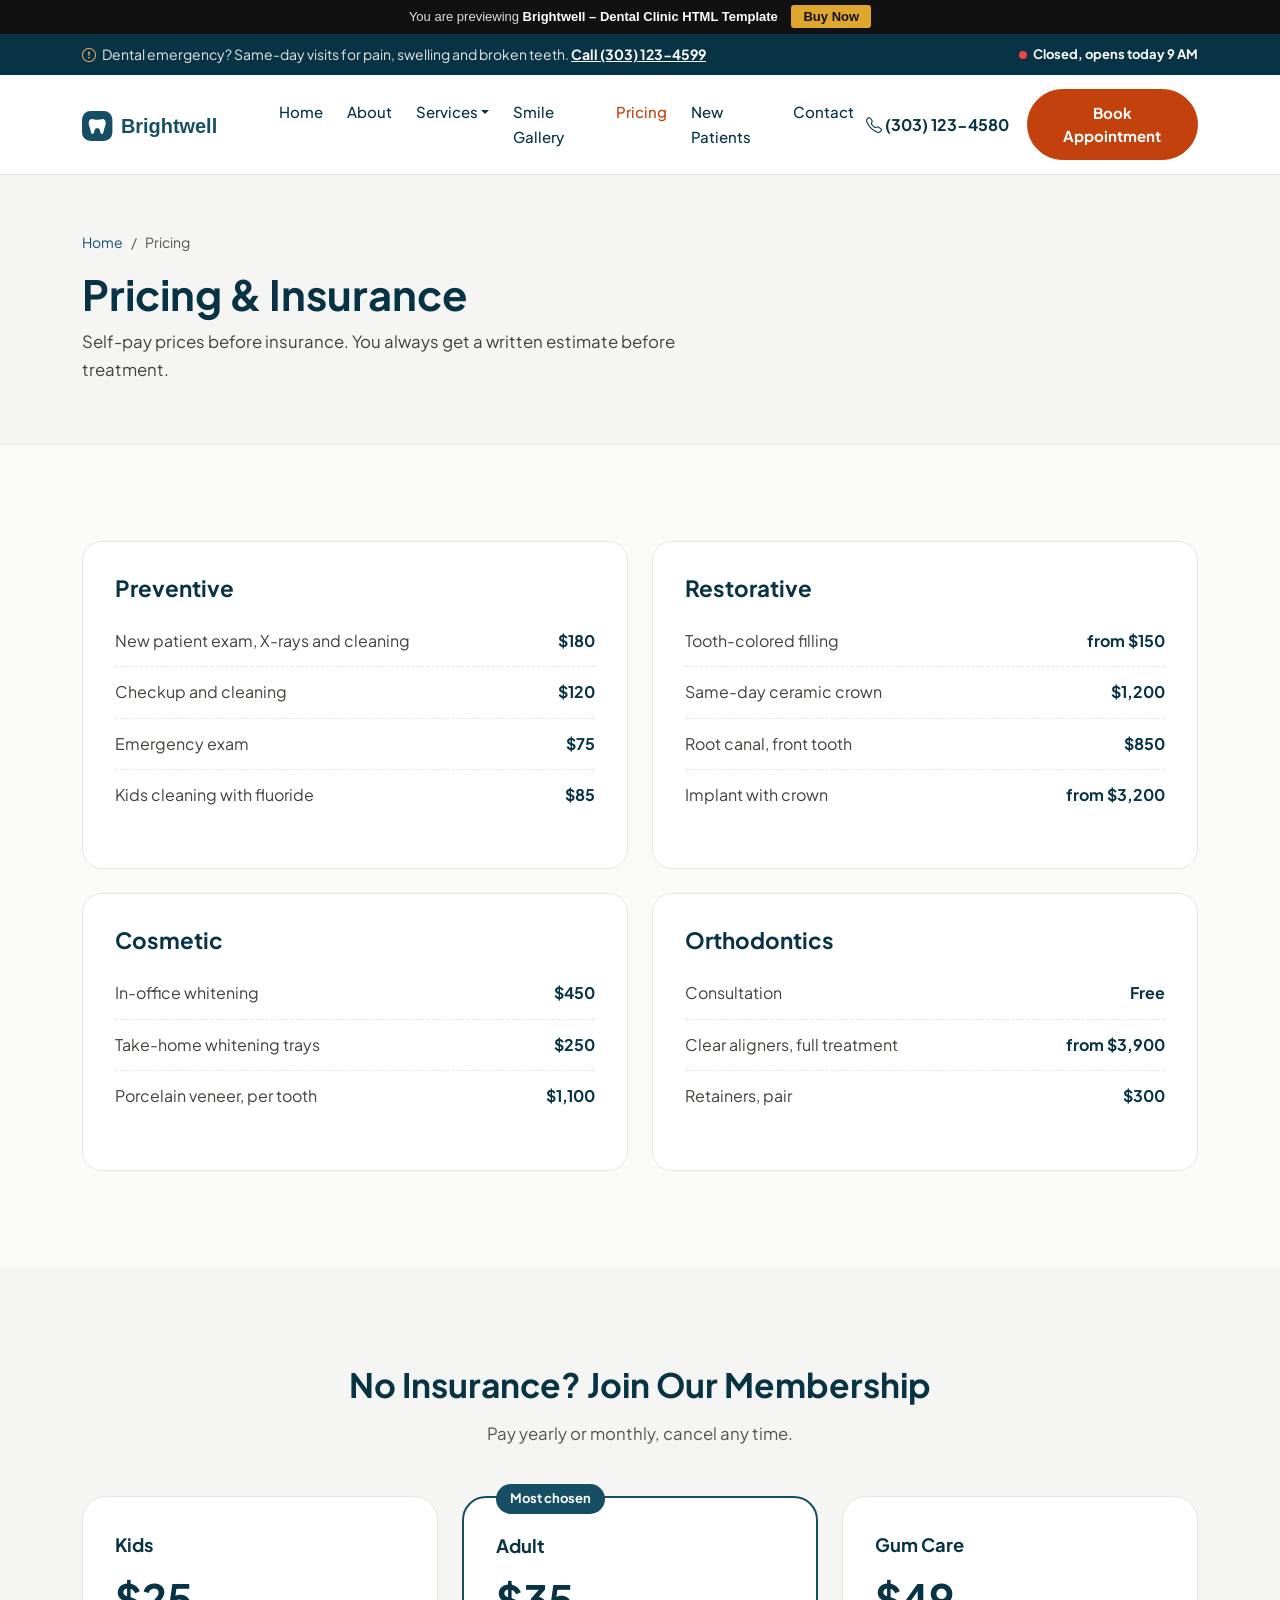
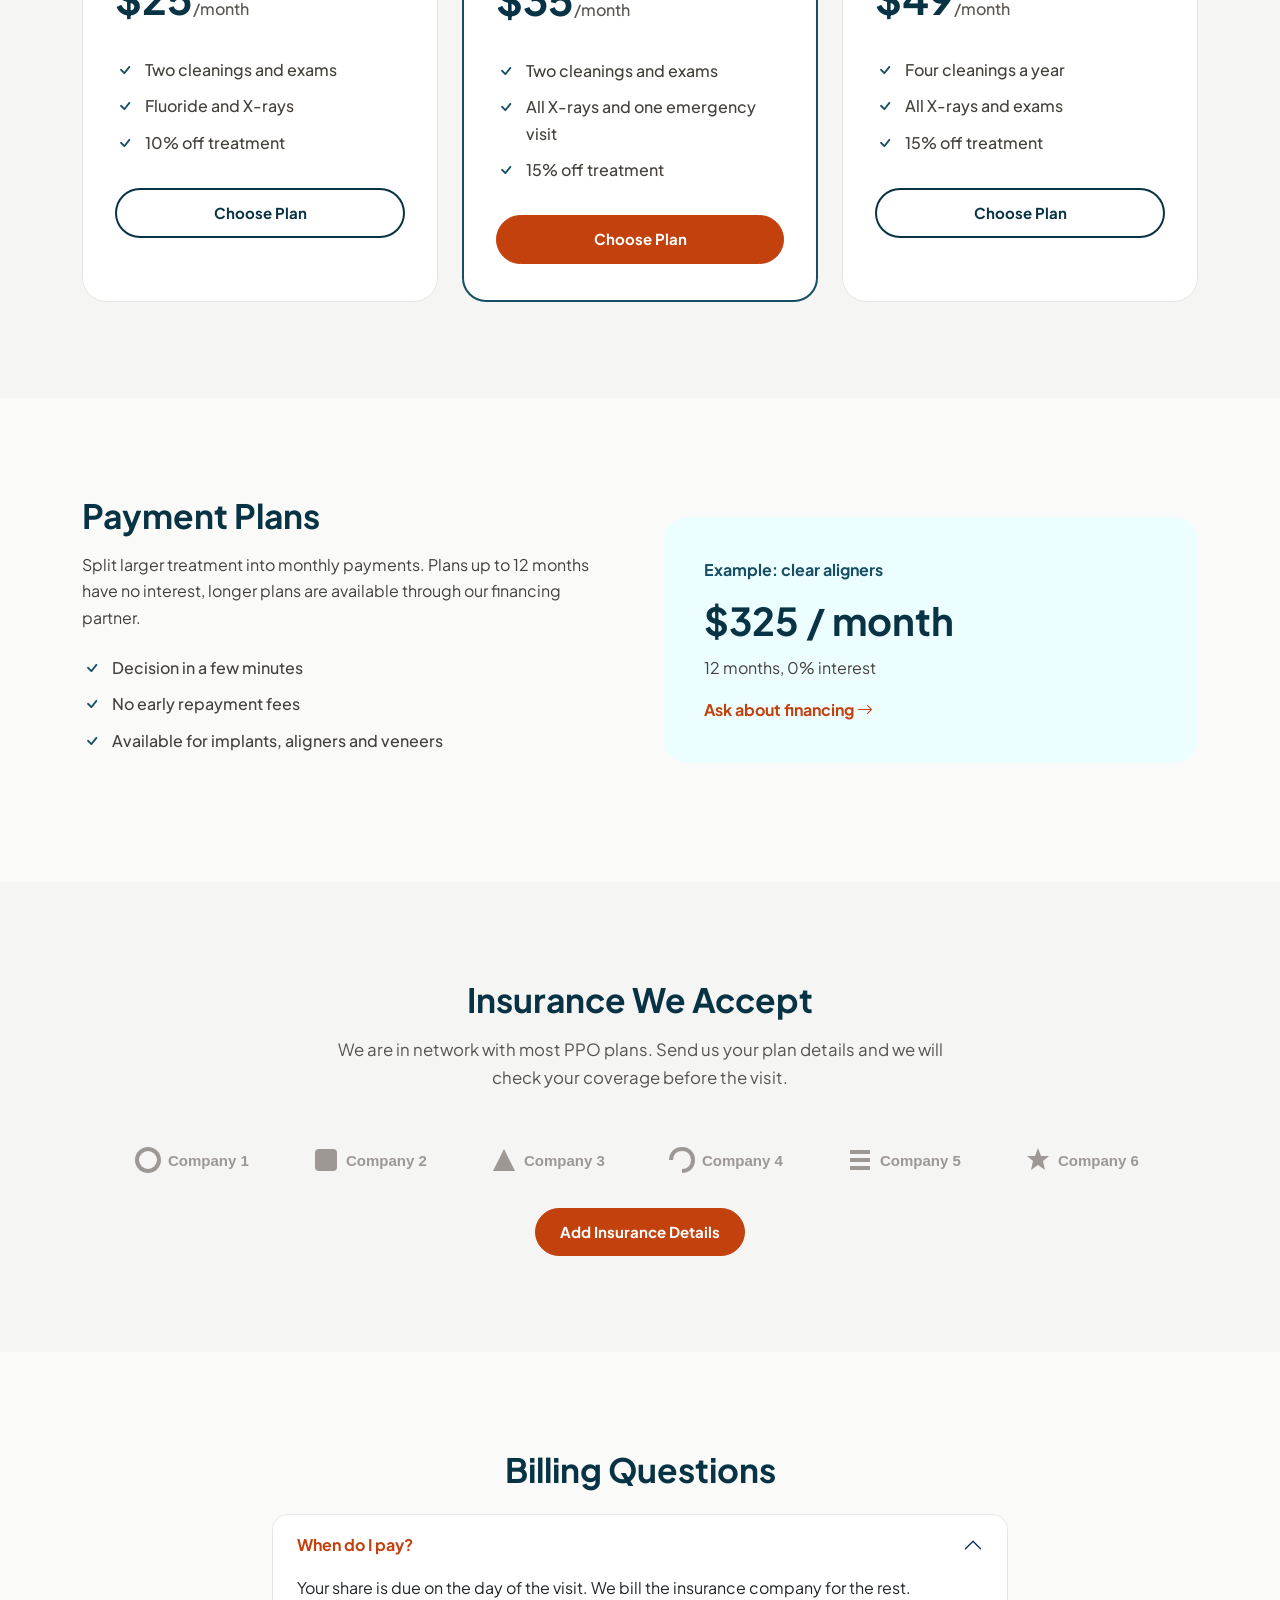
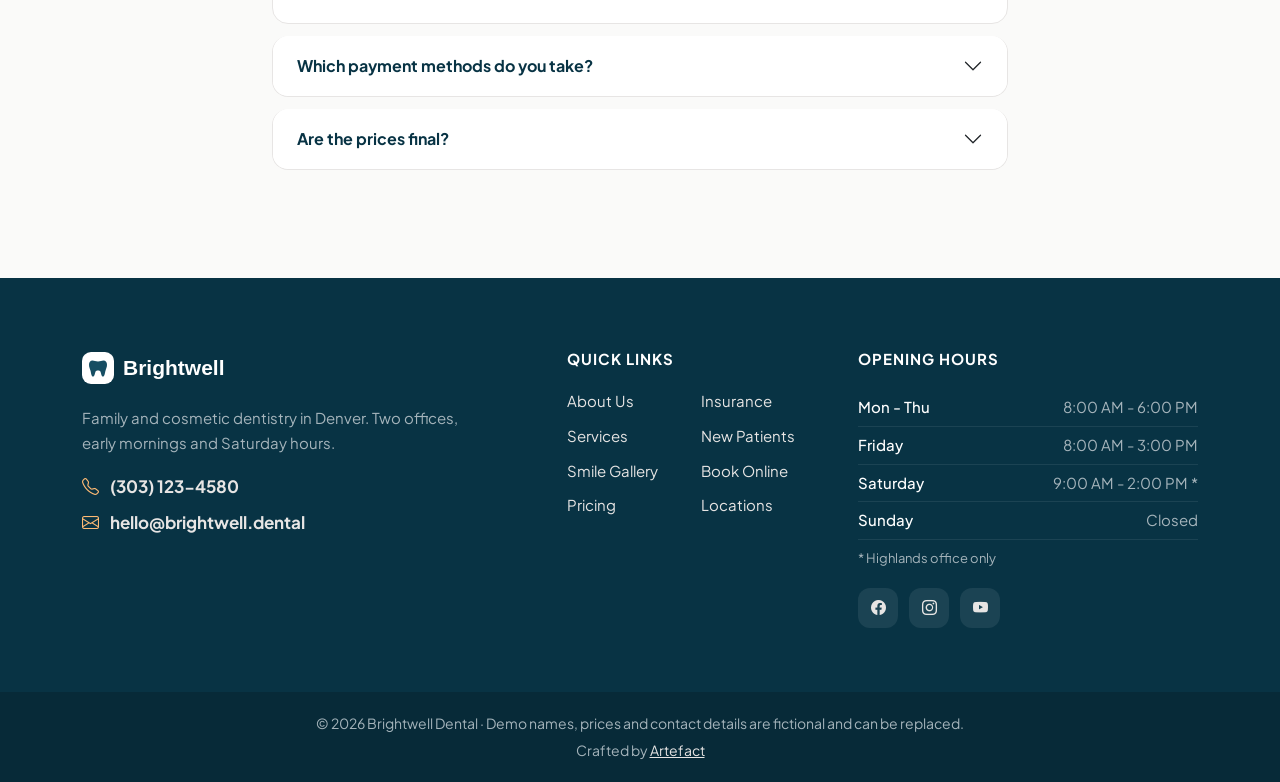
<file: pricing.html>
<!DOCTYPE html>
<html lang="en" class="no-js">
<head>
  <meta charset="utf-8">
  <meta name="viewport" content="width=device-width, initial-scale=1">
  <title>Pricing & Insurance - Brightwell Dental</title>
  <meta name="description" content="Treatment prices, membership plan, payment plans and accepted insurance at Brightwell Dental.">
  <meta name="author" content="Artefact">
  <meta name="theme-color" content="#164e63">
  <meta property="og:title" content="Pricing & Insurance - Brightwell Dental">
  <meta property="og:description" content="Treatment prices, membership plan, payment plans and accepted insurance at Brightwell Dental.">
  <meta property="og:type" content="website">
  <meta property="og:image" content="assets/img/og-image_pexels-photo-3845744.jpg">
  <link rel="icon" href="assets/img/favicon.png" type="image/png">
  <link rel="preload" href="assets/fonts/plus-jakarta-sans-latin-400-normal.woff2" as="font" type="font/woff2" crossorigin>
  
  <!-- Vendor CSS -->
  <link rel="stylesheet" href="assets/vendors/bootstrap/css/bootstrap.min.css">
  <link rel="stylesheet" href="assets/vendors/bootstrap-icons/bootstrap-icons.min.css">
  <link rel="stylesheet" href="assets/vendors/aos/aos.css">
  <link rel="stylesheet" href="assets/vendors/swiper/swiper-bundle.min.css">

  <!-- Template CSS -->
  <link rel="stylesheet" href="assets/css/style.css">
  <link rel="stylesheet" href="./assets/css/preview-bar.css">
</head>
<body>
  <div class="template-preview-bar">You are previewing <strong>Brightwell – Dental Clinic HTML Template</strong> <a href="https://www.codester.com/items/72660/brightwell-dental-clinic-html-template" target="_blank" rel="noopener">Buy Now</a></div>


  <!-- ====== Emergency Bar ====== -->
  <div class="emergency-bar">
    <div class="container d-flex flex-wrap justify-content-between align-items-center gap-2">
      <p class="mb-0"><i class="bi bi-exclamation-circle"></i> Dental emergency? Same-day visits for pain, swelling and broken teeth. <a href="tel:+13031234599">Call (303) 123-4599</a></p>
      <span class="open-status d-none d-md-inline-flex" data-hours="1-4 08:00-18:00; 5 08:00-15:00; 6 09:00-14:00">Mon - Thu 8AM - 6PM</span>
    </div>
  </div>

  <!-- ====== Header ====== -->
  <header class="site-header sticky-top" id="header">
    <nav class="navbar navbar-expand-xl">
      <div class="container">
        <a class="navbar-brand" href="index.html">
          <img src="assets/img/logo.svg" alt="Brightwell Dental" width="178" height="36">
        </a>
        <button class="navbar-toggler" type="button" data-bs-toggle="collapse" data-bs-target="#mainNav" aria-controls="mainNav" aria-expanded="false" aria-label="Toggle navigation">
          <i class="bi bi-list"></i>
        </button>
        <div class="collapse navbar-collapse" id="mainNav">
          <ul class="navbar-nav mx-auto mb-3 mb-xl-0">
            <li class="nav-item"><a class="nav-link" href="index.html">Home</a></li>
            <li class="nav-item"><a class="nav-link" href="about.html">About</a></li>
            <li class="nav-item dropdown">
              <a class="nav-link dropdown-toggle" href="services.html" role="button" data-bs-toggle="dropdown" aria-expanded="false">Services</a>
              <ul class="dropdown-menu">
                <li><a class="dropdown-item" href="services.html">All Services</a></li>
                <li><a class="dropdown-item" href="service-single.html">Dental Implants</a></li>
                <li><a class="dropdown-item" href="services.html#cosmetic">Whitening &amp; Veneers</a></li>
                <li><a class="dropdown-item" href="services.html#orthodontics">Clear Aligners</a></li>
                <li><a class="dropdown-item" href="services.html#kids">Kids Dentistry</a></li>
              </ul>
            </li>
            <li class="nav-item"><a class="nav-link" href="smile-gallery.html">Smile Gallery</a></li>
            <li class="nav-item"><a class="nav-link active" href="pricing.html">Pricing</a></li>
            <li class="nav-item"><a class="nav-link" href="new-patients.html">New Patients</a></li>
            <li class="nav-item"><a class="nav-link" href="contact.html">Contact</a></li>
          </ul>
          <div class="header-actions">
            <a href="tel:+13031234580" class="header-phone"><i class="bi bi-telephone"></i> (303) 123-4580</a>
            <a href="appointment.html" class="btn btn-primary">Book Appointment</a>
          </div>
        </div>
      </div>
    </nav>
  </header>

  <main>


  <!-- ====== Page Header ====== -->
  <section class="page-header">
    <div class="container">
      <nav aria-label="breadcrumb">
        <ol class="breadcrumb">
          <li class="breadcrumb-item"><a href="index.html">Home</a></li>
          <li class="breadcrumb-item active" aria-current="page">Pricing</li>
        </ol>
      </nav>
      <h1>Pricing &amp; Insurance</h1>
      <p>Self-pay prices before insurance. You always get a written estimate before treatment.</p>
    </div>
  </section>

  <!-- ====== Price List ====== -->
  <section class="section">
    <div class="container">
      <div class="row g-4">
        <div class="col-lg-6">
          <div class="price-list">
            <h2>Preventive</h2>
            <ul class="list-unstyled">
              <li><span>New patient exam, X-rays and cleaning</span><strong>$180</strong></li>
              <li><span>Checkup and cleaning</span><strong>$120</strong></li>
              <li><span>Emergency exam</span><strong>$75</strong></li>
              <li><span>Kids cleaning with fluoride</span><strong>$85</strong></li>
            </ul>
          </div>
        </div>
        <div class="col-lg-6">
          <div class="price-list">
            <h2>Restorative</h2>
            <ul class="list-unstyled">
              <li><span>Tooth-colored filling</span><strong>from $150</strong></li>
              <li><span>Same-day ceramic crown</span><strong>$1,200</strong></li>
              <li><span>Root canal, front tooth</span><strong>$850</strong></li>
              <li><span>Implant with crown</span><strong>from $3,200</strong></li>
            </ul>
          </div>
        </div>
        <div class="col-lg-6">
          <div class="price-list">
            <h2>Cosmetic</h2>
            <ul class="list-unstyled">
              <li><span>In-office whitening</span><strong>$450</strong></li>
              <li><span>Take-home whitening trays</span><strong>$250</strong></li>
              <li><span>Porcelain veneer, per tooth</span><strong>$1,100</strong></li>
            </ul>
          </div>
        </div>
        <div class="col-lg-6">
          <div class="price-list">
            <h2>Orthodontics</h2>
            <ul class="list-unstyled">
              <li><span>Consultation</span><strong>Free</strong></li>
              <li><span>Clear aligners, full treatment</span><strong>from $3,900</strong></li>
              <li><span>Retainers, pair</span><strong>$300</strong></li>
            </ul>
          </div>
        </div>
      </div>
    </div>
  </section>

  <!-- ====== Membership Section ====== -->
  <section class="section bg-light-warm">
    <div class="container">
      <div class="section-title text-center">
        <h2>No Insurance? Join Our Membership</h2>
        <p>Pay yearly or monthly, cancel any time.</p>
      </div>
      <div class="row g-4 justify-content-center">
        <div class="col-lg-4 col-md-6">
          <div class="plan-card">
            <h3>Kids</h3>
            <div class="plan-price">$25<span>/month</span></div>
            <ul class="check-list">
              <li>Two cleanings and exams</li>
              <li>Fluoride and X-rays</li>
              <li>10% off treatment</li>
            </ul>
            <a href="appointment.html" class="btn btn-outline-dark w-100">Choose Plan</a>
          </div>
        </div>
        <div class="col-lg-4 col-md-6">
          <div class="plan-card featured">
            <span class="plan-badge">Most chosen</span>
            <h3>Adult</h3>
            <div class="plan-price">$35<span>/month</span></div>
            <ul class="check-list">
              <li>Two cleanings and exams</li>
              <li>All X-rays and one emergency visit</li>
              <li>15% off treatment</li>
            </ul>
            <a href="appointment.html" class="btn btn-primary w-100">Choose Plan</a>
          </div>
        </div>
        <div class="col-lg-4 col-md-6">
          <div class="plan-card">
            <h3>Gum Care</h3>
            <div class="plan-price">$49<span>/month</span></div>
            <ul class="check-list">
              <li>Four cleanings a year</li>
              <li>All X-rays and exams</li>
              <li>15% off treatment</li>
            </ul>
            <a href="appointment.html" class="btn btn-outline-dark w-100">Choose Plan</a>
          </div>
        </div>
      </div>
    </div>
  </section>

  <!-- ====== Payment Plans ====== -->
  <section class="section" id="payment-plans">
    <div class="container">
      <div class="row g-4 g-lg-5 align-items-center">
        <div class="col-lg-6">
          <h2>Payment Plans</h2>
          <p>Split larger treatment into monthly payments. Plans up to 12 months have no interest, longer plans are available through our financing partner.</p>
          <ul class="check-list">
            <li>Decision in a few minutes</li>
            <li>No early repayment fees</li>
            <li>Available for implants, aligners and veneers</li>
          </ul>
        </div>
        <div class="col-lg-6">
          <div class="payment-example">
            <span>Example: clear aligners</span>
            <strong>$325 / month</strong>
            <p>12 months, 0% interest</p>
            <a href="contact.html" class="link-arrow">Ask about financing <i class="bi bi-arrow-right"></i></a>
          </div>
        </div>
      </div>
    </div>
  </section>

  <!-- ====== Insurance Section ====== -->
  <section class="section bg-light-warm" id="insurance">
    <div class="container">
      <div class="section-title text-center">
        <h2>Insurance We Accept</h2>
        <p>We are in network with most PPO plans. Send us your plan details and we will check your coverage before the visit.</p>
      </div>
      <div class="insurance-logos">
        <img src="assets/img/logo1.svg" alt="Company 1" width="130" height="40" loading="lazy">
        <img src="assets/img/logo2.svg" alt="Company 2" width="130" height="40" loading="lazy">
        <img src="assets/img/logo3.svg" alt="Company 3" width="130" height="40" loading="lazy">
        <img src="assets/img/logo4.svg" alt="Company 4" width="130" height="40" loading="lazy">
        <img src="assets/img/logo5.svg" alt="Company 5" width="130" height="40" loading="lazy">
        <img src="assets/img/logo6.svg" alt="Company 6" width="130" height="40" loading="lazy">
      </div>
      <div class="text-center mt-4">
        <a href="new-patients.html#intake" class="btn btn-primary">Add Insurance Details</a>
      </div>
    </div>
  </section>

  <!-- ====== Billing FAQ ====== -->
  <section class="section">
    <div class="container">
      <div class="row justify-content-center">
        <div class="col-lg-8">
          <h2 class="text-center mb-4">Billing Questions</h2>
          <div class="accordion" id="billingFaq">
            <div class="accordion-item">
              <h3 class="accordion-header"><button class="accordion-button" type="button" data-bs-toggle="collapse" data-bs-target="#bf1" aria-expanded="true" aria-controls="bf1">When do I pay?</button></h3>
              <div id="bf1" class="accordion-collapse collapse show" data-bs-parent="#billingFaq"><div class="accordion-body">Your share is due on the day of the visit. We bill the insurance company for the rest.</div></div>
            </div>
            <div class="accordion-item">
              <h3 class="accordion-header"><button class="accordion-button collapsed" type="button" data-bs-toggle="collapse" data-bs-target="#bf2" aria-expanded="false" aria-controls="bf2">Which payment methods do you take?</button></h3>
              <div id="bf2" class="accordion-collapse collapse" data-bs-parent="#billingFaq"><div class="accordion-body">Cards, HSA and FSA cards, Apple Pay and Google Pay.</div></div>
            </div>
            <div class="accordion-item">
              <h3 class="accordion-header"><button class="accordion-button collapsed" type="button" data-bs-toggle="collapse" data-bs-target="#bf3" aria-expanded="false" aria-controls="bf3">Are the prices final?</button></h3>
              <div id="bf3" class="accordion-collapse collapse" data-bs-parent="#billingFaq"><div class="accordion-body">They are typical prices. Your exact cost depends on the exam, and we confirm it in writing first.</div></div>
            </div>
          </div>
        </div>
      </div>
    </div>
  </section>

  </main>

  <!-- ====== Footer ====== -->
  <footer class="site-footer">
    <div class="container">
      <div class="row g-4 g-lg-5">
        <div class="col-lg-5">
          <a href="index.html" class="footer-logo"><img src="assets/img/logo-white.svg" alt="Brightwell Dental" width="178" height="36" loading="lazy"></a>
          <p class="footer-about">Family and cosmetic dentistry in Denver. Two offices, early mornings and Saturday hours.</p>
          <div class="footer-contact">
            <a href="tel:+13031234580"><i class="bi bi-telephone"></i> (303) 123-4580</a>
            <a href="mailto:hello@brightwell.dental"><i class="bi bi-envelope"></i> hello@brightwell.dental</a>
          </div>
        </div>
        <div class="col-lg-3 col-md-6">
          <h2 class="footer-title">Quick Links</h2>
          <ul class="list-unstyled footer-menu">
            <li><a href="about.html">About Us</a></li>
            <li><a href="services.html">Services</a></li>
            <li><a href="smile-gallery.html">Smile Gallery</a></li>
            <li><a href="pricing.html">Pricing</a></li>
            <li><a href="pricing.html#insurance">Insurance</a></li>
            <li><a href="new-patients.html">New Patients</a></li>
            <li><a href="appointment.html">Book Online</a></li>
            <li><a href="contact.html">Locations</a></li>
          </ul>
        </div>
        <div class="col-lg-4 col-md-6">
          <h2 class="footer-title">Opening Hours</h2>
          <table class="footer-hours">
            <tbody>
            <tr><th>Mon - Thu</th><td>8:00 AM - 6:00 PM</td></tr>
            <tr><th>Friday</th><td>8:00 AM - 3:00 PM</td></tr>
            <tr><th>Saturday</th><td>9:00 AM - 2:00 PM *</td></tr>
            <tr><th>Sunday</th><td>Closed</td></tr>
            </tbody>
          </table>
          <p class="footer-note">* Highlands office only</p>
          <div class="footer-social">
            <a href="https://facebook.com" target="_blank" rel="noopener" title="Facebook"><i class="bi bi-facebook"></i></a>
            <a href="https://instagram.com" target="_blank" rel="noopener" title="Instagram"><i class="bi bi-instagram"></i></a>
            <a href="https://youtube.com" target="_blank" rel="noopener" title="YouTube"><i class="bi bi-youtube"></i></a>
          </div>
        </div>
      </div>
    </div>
    <div class="copyright">
      <div class="container">
        &copy; 2026 Brightwell Dental &middot; Demo names, prices and contact details are fictional and can be replaced.
        <span>Crafted by <a href="https://www.codester.com/RelictTheme/" target="_blank" rel="noopener">Artefact</a></span>
      </div>
    </div>
  </footer>

  <button type="button" class="scroll-top" id="scrollTop" title="Scroll to top"><i class="bi bi-chevron-up"></i></button>


  <!-- Vendor JS -->
  <script src="assets/vendors/bootstrap/js/bootstrap.bundle.min.js"></script>
  <script src="assets/vendors/aos/aos.js"></script>
  <script src="assets/vendors/swiper/swiper-bundle.min.js"></script>

  <!-- Template JS -->
  <script src="assets/js/main.js"></script>
</body>
</html>
</file>
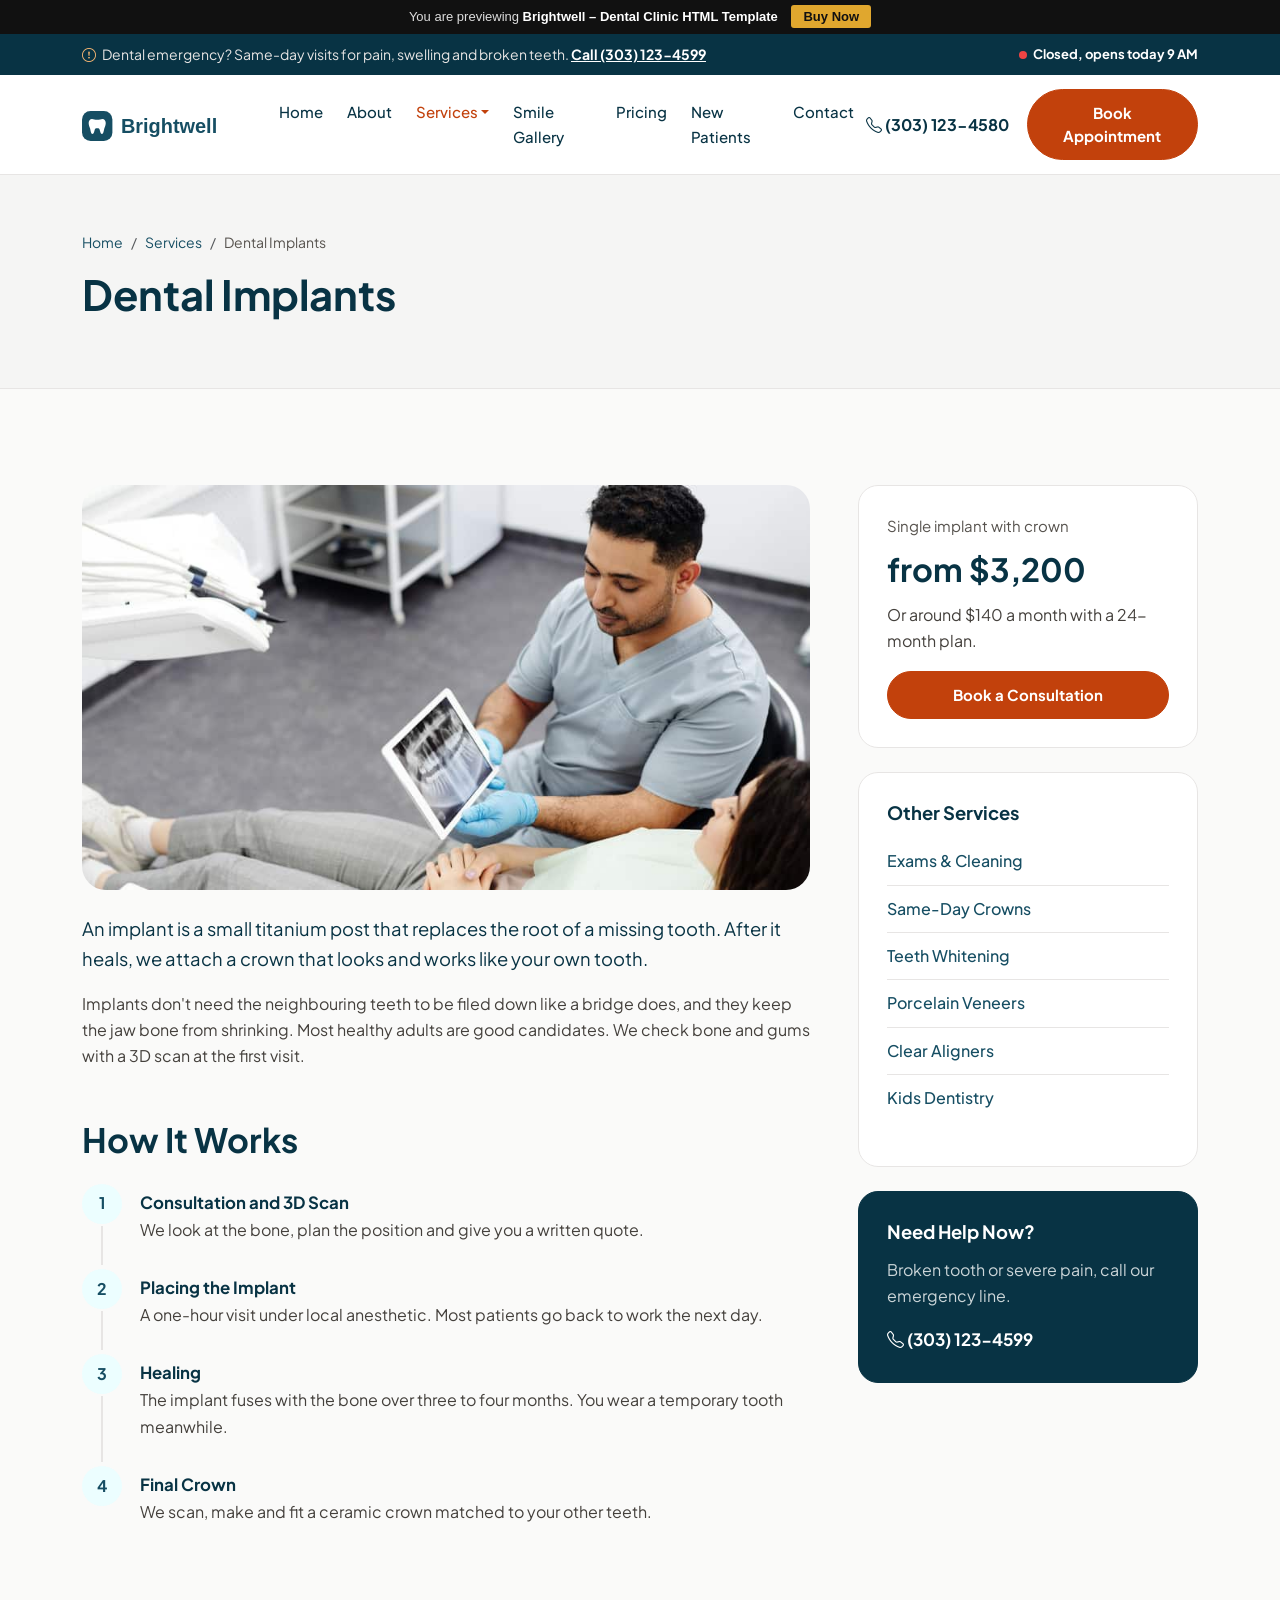
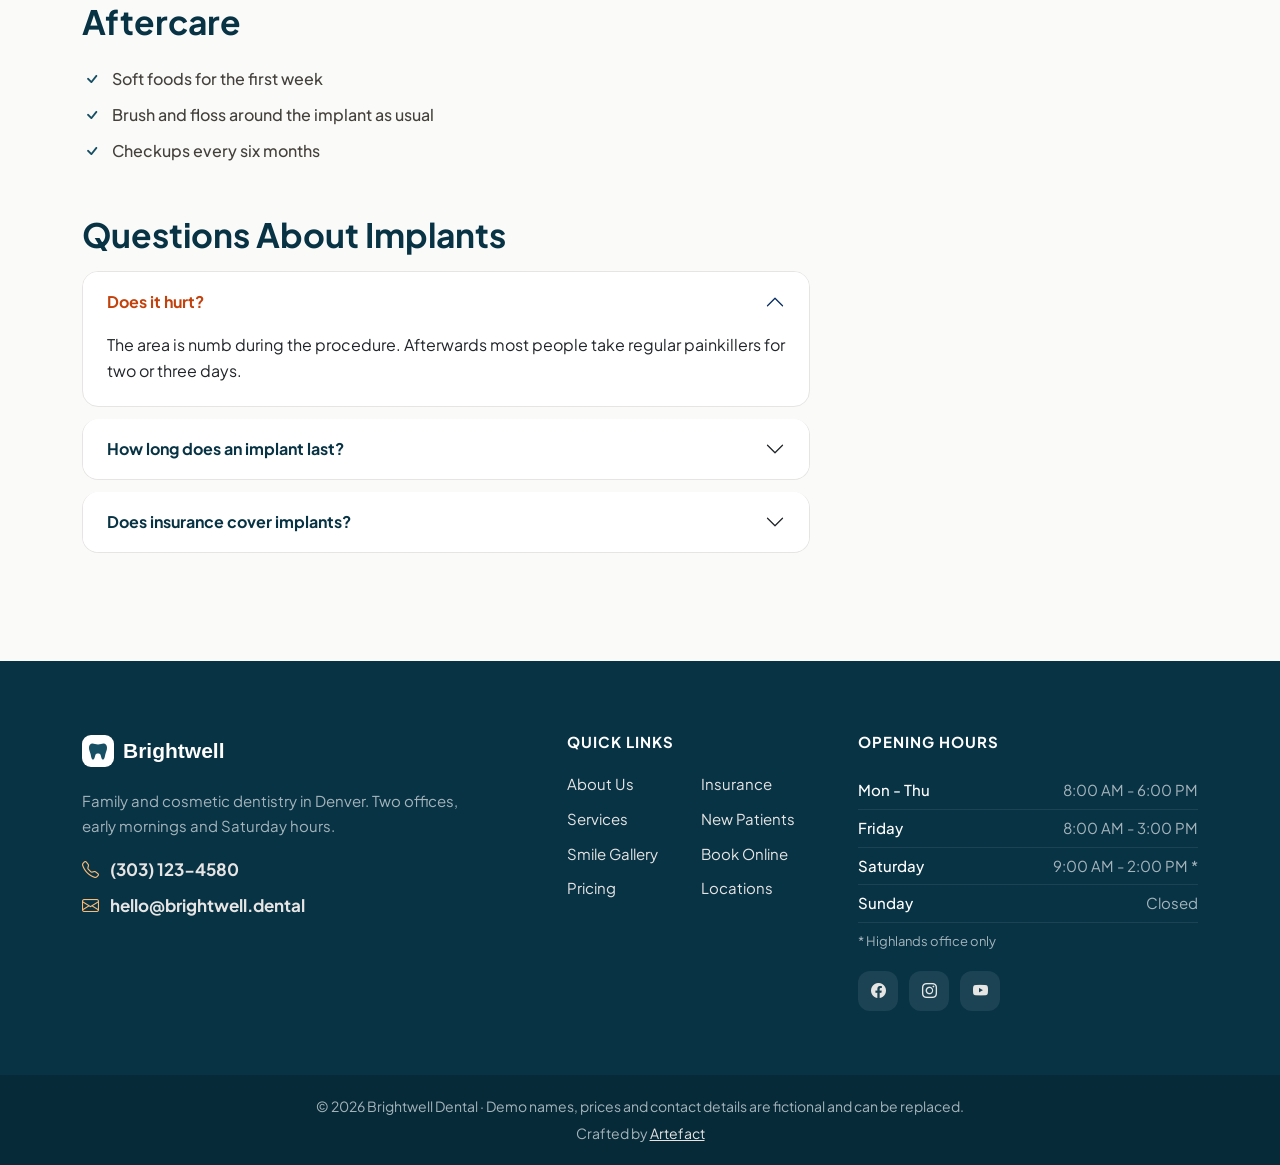
<file: service-single.html>
<!DOCTYPE html>
<html lang="en" class="no-js">
<head>
  <meta charset="utf-8">
  <meta name="viewport" content="width=device-width, initial-scale=1">
  <title>Dental Implants - Brightwell Dental</title>
  <meta name="description" content="Dental implants at Brightwell Dental: how the treatment works, cost, aftercare and common questions.">
  <meta name="author" content="Artefact">
  <meta name="theme-color" content="#164e63">
  <meta property="og:title" content="Dental Implants - Brightwell Dental">
  <meta property="og:description" content="Dental implants at Brightwell Dental: how the treatment works, cost, aftercare and common questions.">
  <meta property="og:type" content="website">
  <meta property="og:image" content="assets/img/og-image_pexels-photo-3845744.jpg">
  <link rel="icon" href="assets/img/favicon.png" type="image/png">
  <link rel="preload" href="assets/fonts/plus-jakarta-sans-latin-400-normal.woff2" as="font" type="font/woff2" crossorigin>
  
  <!-- Vendor CSS -->
  <link rel="stylesheet" href="assets/vendors/bootstrap/css/bootstrap.min.css">
  <link rel="stylesheet" href="assets/vendors/bootstrap-icons/bootstrap-icons.min.css">
  <link rel="stylesheet" href="assets/vendors/aos/aos.css">
  <link rel="stylesheet" href="assets/vendors/swiper/swiper-bundle.min.css">

  <!-- Template CSS -->
  <link rel="stylesheet" href="assets/css/style.css">
  <link rel="stylesheet" href="./assets/css/preview-bar.css">
</head>
<body>
  <div class="template-preview-bar">You are previewing <strong>Brightwell – Dental Clinic HTML Template</strong> <a href="https://www.codester.com/items/72660/brightwell-dental-clinic-html-template" target="_blank" rel="noopener">Buy Now</a></div>


  <!-- ====== Emergency Bar ====== -->
  <div class="emergency-bar">
    <div class="container d-flex flex-wrap justify-content-between align-items-center gap-2">
      <p class="mb-0"><i class="bi bi-exclamation-circle"></i> Dental emergency? Same-day visits for pain, swelling and broken teeth. <a href="tel:+13031234599">Call (303) 123-4599</a></p>
      <span class="open-status d-none d-md-inline-flex" data-hours="1-4 08:00-18:00; 5 08:00-15:00; 6 09:00-14:00">Mon - Thu 8AM - 6PM</span>
    </div>
  </div>

  <!-- ====== Header ====== -->
  <header class="site-header sticky-top" id="header">
    <nav class="navbar navbar-expand-xl">
      <div class="container">
        <a class="navbar-brand" href="index.html">
          <img src="assets/img/logo.svg" alt="Brightwell Dental" width="178" height="36">
        </a>
        <button class="navbar-toggler" type="button" data-bs-toggle="collapse" data-bs-target="#mainNav" aria-controls="mainNav" aria-expanded="false" aria-label="Toggle navigation">
          <i class="bi bi-list"></i>
        </button>
        <div class="collapse navbar-collapse" id="mainNav">
          <ul class="navbar-nav mx-auto mb-3 mb-xl-0">
            <li class="nav-item"><a class="nav-link" href="index.html">Home</a></li>
            <li class="nav-item"><a class="nav-link" href="about.html">About</a></li>
            <li class="nav-item dropdown">
              <a class="nav-link dropdown-toggle active" href="services.html" role="button" data-bs-toggle="dropdown" aria-expanded="false">Services</a>
              <ul class="dropdown-menu">
                <li><a class="dropdown-item" href="services.html">All Services</a></li>
                <li><a class="dropdown-item" href="service-single.html">Dental Implants</a></li>
                <li><a class="dropdown-item" href="services.html#cosmetic">Whitening &amp; Veneers</a></li>
                <li><a class="dropdown-item" href="services.html#orthodontics">Clear Aligners</a></li>
                <li><a class="dropdown-item" href="services.html#kids">Kids Dentistry</a></li>
              </ul>
            </li>
            <li class="nav-item"><a class="nav-link" href="smile-gallery.html">Smile Gallery</a></li>
            <li class="nav-item"><a class="nav-link" href="pricing.html">Pricing</a></li>
            <li class="nav-item"><a class="nav-link" href="new-patients.html">New Patients</a></li>
            <li class="nav-item"><a class="nav-link" href="contact.html">Contact</a></li>
          </ul>
          <div class="header-actions">
            <a href="tel:+13031234580" class="header-phone"><i class="bi bi-telephone"></i> (303) 123-4580</a>
            <a href="appointment.html" class="btn btn-primary">Book Appointment</a>
          </div>
        </div>
      </div>
    </nav>
  </header>

  <main>


  <!-- ====== Page Header ====== -->
  <section class="page-header">
    <div class="container">
      <nav aria-label="breadcrumb">
        <ol class="breadcrumb">
          <li class="breadcrumb-item"><a href="index.html">Home</a></li>
          <li class="breadcrumb-item"><a href="services.html">Services</a></li>
          <li class="breadcrumb-item active" aria-current="page">Dental Implants</li>
        </ol>
      </nav>
      <h1>Dental Implants</h1>
    </div>
  </section>

  <!-- ====== Service Details ====== -->
  <section class="section">
    <div class="container">
      <div class="row g-4 g-lg-5">
        <div class="col-lg-8">
          <img src="assets/img/service-implants_pexels-photo-4270093.jpg" alt="Implant consultation" class="rounded-img mb-4" width="900" height="500" loading="lazy">
          <p class="lead-text">An implant is a small titanium post that replaces the root of a missing tooth. After it heals, we attach a crown that looks and works like your own tooth.</p>
          <p>Implants don't need the neighbouring teeth to be filed down like a bridge does, and they keep the jaw bone from shrinking. Most healthy adults are good candidates. We check bone and gums with a 3D scan at the first visit.</p>

          <h2 class="mt-5">How It Works</h2>
          <div class="timeline">
            <div class="timeline-item">
              <span>1</span>
              <div>
                <h3>Consultation and 3D Scan</h3>
                <p>We look at the bone, plan the position and give you a written quote.</p>
              </div>
            </div>
            <div class="timeline-item">
              <span>2</span>
              <div>
                <h3>Placing the Implant</h3>
                <p>A one-hour visit under local anesthetic. Most patients go back to work the next day.</p>
              </div>
            </div>
            <div class="timeline-item">
              <span>3</span>
              <div>
                <h3>Healing</h3>
                <p>The implant fuses with the bone over three to four months. You wear a temporary tooth meanwhile.</p>
              </div>
            </div>
            <div class="timeline-item">
              <span>4</span>
              <div>
                <h3>Final Crown</h3>
                <p>We scan, make and fit a ceramic crown matched to your other teeth.</p>
              </div>
            </div>
          </div>

          <h2 class="mt-5">Aftercare</h2>
          <ul class="check-list">
            <li>Soft foods for the first week</li>
            <li>Brush and floss around the implant as usual</li>
            <li>Checkups every six months</li>
          </ul>

          <h2 class="mt-5">Questions About Implants</h2>
          <div class="accordion" id="implantFaq">
            <div class="accordion-item">
              <h3 class="accordion-header"><button class="accordion-button" type="button" data-bs-toggle="collapse" data-bs-target="#if1" aria-expanded="true" aria-controls="if1">Does it hurt?</button></h3>
              <div id="if1" class="accordion-collapse collapse show" data-bs-parent="#implantFaq"><div class="accordion-body">The area is numb during the procedure. Afterwards most people take regular painkillers for two or three days.</div></div>
            </div>
            <div class="accordion-item">
              <h3 class="accordion-header"><button class="accordion-button collapsed" type="button" data-bs-toggle="collapse" data-bs-target="#if2" aria-expanded="false" aria-controls="if2">How long does an implant last?</button></h3>
              <div id="if2" class="accordion-collapse collapse" data-bs-parent="#implantFaq"><div class="accordion-body">With good home care the implant can last for decades. The crown may need replacing after 15 years or so.</div></div>
            </div>
            <div class="accordion-item">
              <h3 class="accordion-header"><button class="accordion-button collapsed" type="button" data-bs-toggle="collapse" data-bs-target="#if3" aria-expanded="false" aria-controls="if3">Does insurance cover implants?</button></h3>
              <div id="if3" class="accordion-collapse collapse" data-bs-parent="#implantFaq"><div class="accordion-body">Many plans pay part of the crown. We check your benefits and offer <a href="pricing.html#payment-plans">payment plans</a> for the rest.</div></div>
            </div>
          </div>
        </div>

        <!-- Sidebar -->
        <div class="col-lg-4">
          <aside class="sidebar">
            <div class="widget price-widget">
              <span>Single implant with crown</span>
              <strong>from $3,200</strong>
              <p>Or around $140 a month with a 24-month plan.</p>
              <a href="appointment.html" class="btn btn-primary w-100">Book a Consultation</a>
            </div>
            <div class="widget">
              <h3>Other Services</h3>
              <ul class="list-unstyled widget-links">
                <li><a href="services.html#general">Exams &amp; Cleaning</a></li>
                <li><a href="services.html#restorative">Same-Day Crowns</a></li>
                <li><a href="services.html#cosmetic">Teeth Whitening</a></li>
                <li><a href="services.html#cosmetic">Porcelain Veneers</a></li>
                <li><a href="services.html#orthodontics">Clear Aligners</a></li>
                <li><a href="services.html#kids">Kids Dentistry</a></li>
              </ul>
            </div>
            <div class="widget widget-dark">
              <h3>Need Help Now?</h3>
              <p>Broken tooth or severe pain, call our emergency line.</p>
              <a href="tel:+13031234599" class="footer-phone"><i class="bi bi-telephone"></i> (303) 123-4599</a>
            </div>
          </aside>
        </div>
      </div>
    </div>
  </section>

  </main>

  <!-- ====== Footer ====== -->
  <footer class="site-footer">
    <div class="container">
      <div class="row g-4 g-lg-5">
        <div class="col-lg-5">
          <a href="index.html" class="footer-logo"><img src="assets/img/logo-white.svg" alt="Brightwell Dental" width="178" height="36" loading="lazy"></a>
          <p class="footer-about">Family and cosmetic dentistry in Denver. Two offices, early mornings and Saturday hours.</p>
          <div class="footer-contact">
            <a href="tel:+13031234580"><i class="bi bi-telephone"></i> (303) 123-4580</a>
            <a href="mailto:hello@brightwell.dental"><i class="bi bi-envelope"></i> hello@brightwell.dental</a>
          </div>
        </div>
        <div class="col-lg-3 col-md-6">
          <h2 class="footer-title">Quick Links</h2>
          <ul class="list-unstyled footer-menu">
            <li><a href="about.html">About Us</a></li>
            <li><a href="services.html">Services</a></li>
            <li><a href="smile-gallery.html">Smile Gallery</a></li>
            <li><a href="pricing.html">Pricing</a></li>
            <li><a href="pricing.html#insurance">Insurance</a></li>
            <li><a href="new-patients.html">New Patients</a></li>
            <li><a href="appointment.html">Book Online</a></li>
            <li><a href="contact.html">Locations</a></li>
          </ul>
        </div>
        <div class="col-lg-4 col-md-6">
          <h2 class="footer-title">Opening Hours</h2>
          <table class="footer-hours">
            <tbody>
            <tr><th>Mon - Thu</th><td>8:00 AM - 6:00 PM</td></tr>
            <tr><th>Friday</th><td>8:00 AM - 3:00 PM</td></tr>
            <tr><th>Saturday</th><td>9:00 AM - 2:00 PM *</td></tr>
            <tr><th>Sunday</th><td>Closed</td></tr>
            </tbody>
          </table>
          <p class="footer-note">* Highlands office only</p>
          <div class="footer-social">
            <a href="https://facebook.com" target="_blank" rel="noopener" title="Facebook"><i class="bi bi-facebook"></i></a>
            <a href="https://instagram.com" target="_blank" rel="noopener" title="Instagram"><i class="bi bi-instagram"></i></a>
            <a href="https://youtube.com" target="_blank" rel="noopener" title="YouTube"><i class="bi bi-youtube"></i></a>
          </div>
        </div>
      </div>
    </div>
    <div class="copyright">
      <div class="container">
        &copy; 2026 Brightwell Dental &middot; Demo names, prices and contact details are fictional and can be replaced.
        <span>Crafted by <a href="https://www.codester.com/RelictTheme/" target="_blank" rel="noopener">Artefact</a></span>
      </div>
    </div>
  </footer>

  <button type="button" class="scroll-top" id="scrollTop" title="Scroll to top"><i class="bi bi-chevron-up"></i></button>


  <!-- Vendor JS -->
  <script src="assets/vendors/bootstrap/js/bootstrap.bundle.min.js"></script>
  <script src="assets/vendors/aos/aos.js"></script>
  <script src="assets/vendors/swiper/swiper-bundle.min.js"></script>

  <!-- Template JS -->
  <script src="assets/js/main.js"></script>
</body>
</html>
</file>
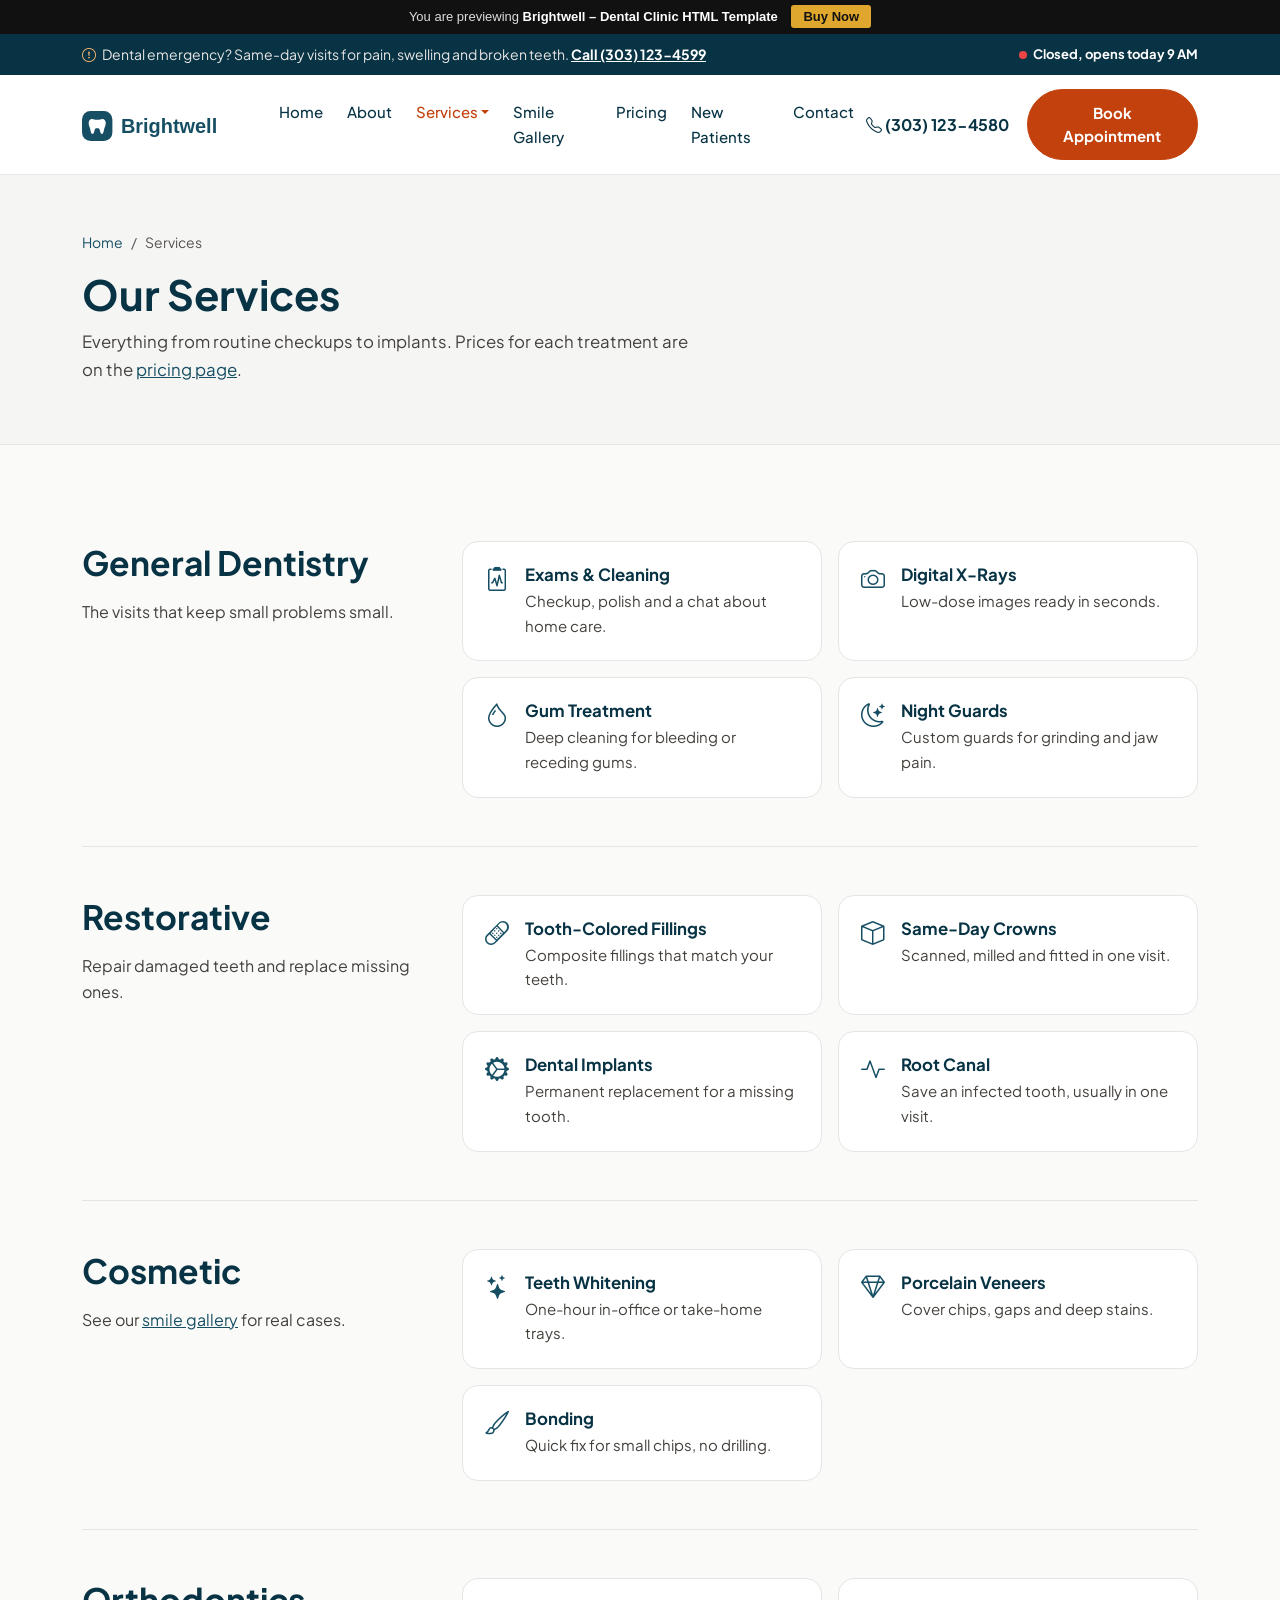
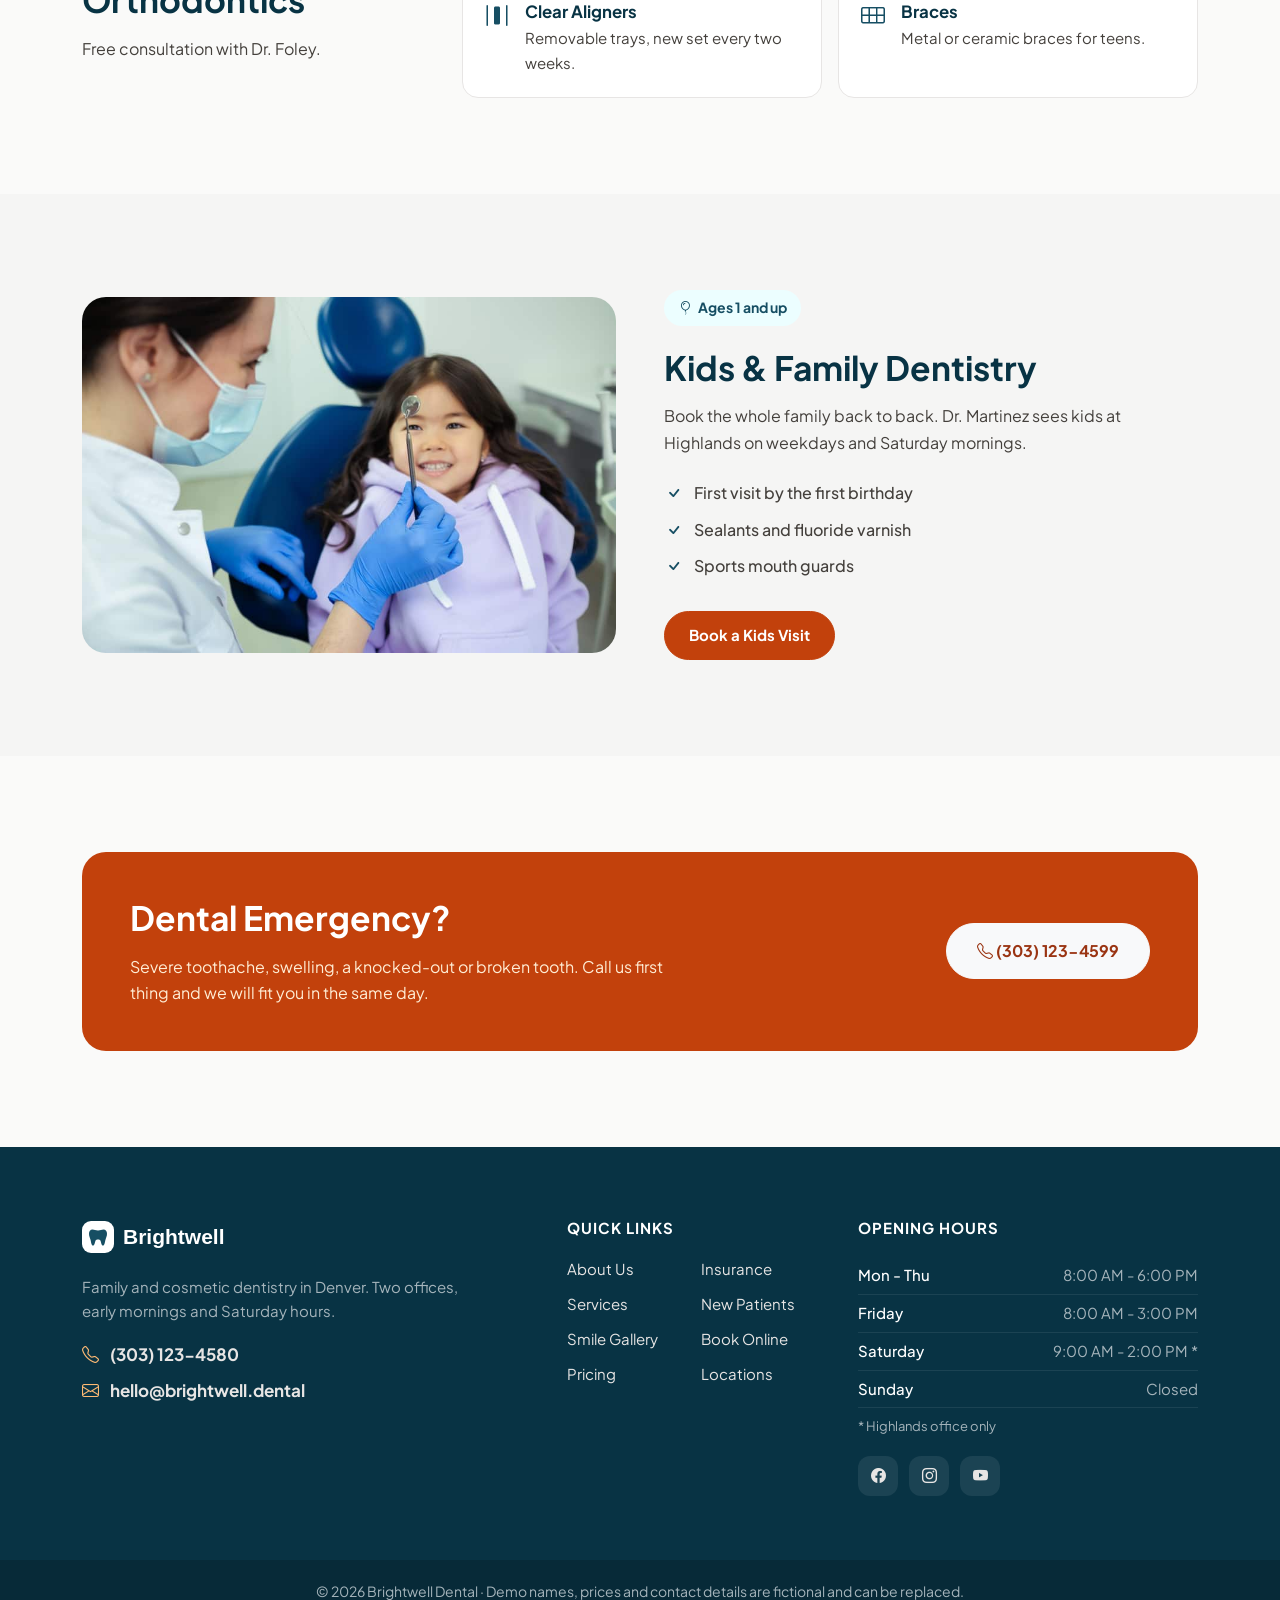
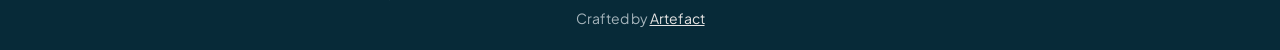
<file: services.html>
<!DOCTYPE html>
<html lang="en" class="no-js">
<head>
  <meta charset="utf-8">
  <meta name="viewport" content="width=device-width, initial-scale=1">
  <title>Services - Brightwell Dental</title>
  <meta name="description" content="General, cosmetic, restorative and kids dentistry at Brightwell Dental in Denver.">
  <meta name="author" content="Artefact">
  <meta name="theme-color" content="#164e63">
  <meta property="og:title" content="Services - Brightwell Dental">
  <meta property="og:description" content="General, cosmetic, restorative and kids dentistry at Brightwell Dental in Denver.">
  <meta property="og:type" content="website">
  <meta property="og:image" content="assets/img/og-image_pexels-photo-3845744.jpg">
  <link rel="icon" href="assets/img/favicon.png" type="image/png">
  <link rel="preload" href="assets/fonts/plus-jakarta-sans-latin-400-normal.woff2" as="font" type="font/woff2" crossorigin>
  
  <!-- Vendor CSS -->
  <link rel="stylesheet" href="assets/vendors/bootstrap/css/bootstrap.min.css">
  <link rel="stylesheet" href="assets/vendors/bootstrap-icons/bootstrap-icons.min.css">
  <link rel="stylesheet" href="assets/vendors/aos/aos.css">
  <link rel="stylesheet" href="assets/vendors/swiper/swiper-bundle.min.css">

  <!-- Template CSS -->
  <link rel="stylesheet" href="assets/css/style.css">
  <link rel="stylesheet" href="./assets/css/preview-bar.css">
</head>
<body>
  <div class="template-preview-bar">You are previewing <strong>Brightwell – Dental Clinic HTML Template</strong> <a href="https://www.codester.com/items/72660/brightwell-dental-clinic-html-template" target="_blank" rel="noopener">Buy Now</a></div>


  <!-- ====== Emergency Bar ====== -->
  <div class="emergency-bar">
    <div class="container d-flex flex-wrap justify-content-between align-items-center gap-2">
      <p class="mb-0"><i class="bi bi-exclamation-circle"></i> Dental emergency? Same-day visits for pain, swelling and broken teeth. <a href="tel:+13031234599">Call (303) 123-4599</a></p>
      <span class="open-status d-none d-md-inline-flex" data-hours="1-4 08:00-18:00; 5 08:00-15:00; 6 09:00-14:00">Mon - Thu 8AM - 6PM</span>
    </div>
  </div>

  <!-- ====== Header ====== -->
  <header class="site-header sticky-top" id="header">
    <nav class="navbar navbar-expand-xl">
      <div class="container">
        <a class="navbar-brand" href="index.html">
          <img src="assets/img/logo.svg" alt="Brightwell Dental" width="178" height="36">
        </a>
        <button class="navbar-toggler" type="button" data-bs-toggle="collapse" data-bs-target="#mainNav" aria-controls="mainNav" aria-expanded="false" aria-label="Toggle navigation">
          <i class="bi bi-list"></i>
        </button>
        <div class="collapse navbar-collapse" id="mainNav">
          <ul class="navbar-nav mx-auto mb-3 mb-xl-0">
            <li class="nav-item"><a class="nav-link" href="index.html">Home</a></li>
            <li class="nav-item"><a class="nav-link" href="about.html">About</a></li>
            <li class="nav-item dropdown">
              <a class="nav-link dropdown-toggle active" href="services.html" role="button" data-bs-toggle="dropdown" aria-expanded="false">Services</a>
              <ul class="dropdown-menu">
                <li><a class="dropdown-item" href="services.html">All Services</a></li>
                <li><a class="dropdown-item" href="service-single.html">Dental Implants</a></li>
                <li><a class="dropdown-item" href="services.html#cosmetic">Whitening &amp; Veneers</a></li>
                <li><a class="dropdown-item" href="services.html#orthodontics">Clear Aligners</a></li>
                <li><a class="dropdown-item" href="services.html#kids">Kids Dentistry</a></li>
              </ul>
            </li>
            <li class="nav-item"><a class="nav-link" href="smile-gallery.html">Smile Gallery</a></li>
            <li class="nav-item"><a class="nav-link" href="pricing.html">Pricing</a></li>
            <li class="nav-item"><a class="nav-link" href="new-patients.html">New Patients</a></li>
            <li class="nav-item"><a class="nav-link" href="contact.html">Contact</a></li>
          </ul>
          <div class="header-actions">
            <a href="tel:+13031234580" class="header-phone"><i class="bi bi-telephone"></i> (303) 123-4580</a>
            <a href="appointment.html" class="btn btn-primary">Book Appointment</a>
          </div>
        </div>
      </div>
    </nav>
  </header>

  <main>


  <!-- ====== Page Header ====== -->
  <section class="page-header">
    <div class="container">
      <nav aria-label="breadcrumb">
        <ol class="breadcrumb">
          <li class="breadcrumb-item"><a href="index.html">Home</a></li>
          <li class="breadcrumb-item active" aria-current="page">Services</li>
        </ol>
      </nav>
      <h1>Our Services</h1>
      <p>Everything from routine checkups to implants. Prices for each treatment are on the <a href="pricing.html">pricing page</a>.</p>
    </div>
  </section>

  <!-- ====== Services List ====== -->
  <section class="section">
    <div class="container">
      <div class="service-group" id="general">
        <div class="row g-4">
          <div class="col-lg-4">
            <h2>General Dentistry</h2>
            <p>The visits that keep small problems small.</p>
          </div>
          <div class="col-lg-8">
            <div class="row g-3">
              <div class="col-md-6"><div class="service-item"><i class="bi bi-clipboard2-pulse"></i><div><h3>Exams &amp; Cleaning</h3><p>Checkup, polish and a chat about home care.</p></div></div></div>
              <div class="col-md-6"><div class="service-item"><i class="bi bi-camera"></i><div><h3>Digital X-Rays</h3><p>Low-dose images ready in seconds.</p></div></div></div>
              <div class="col-md-6"><div class="service-item"><i class="bi bi-droplet"></i><div><h3>Gum Treatment</h3><p>Deep cleaning for bleeding or receding gums.</p></div></div></div>
              <div class="col-md-6"><div class="service-item"><i class="bi bi-moon-stars"></i><div><h3>Night Guards</h3><p>Custom guards for grinding and jaw pain.</p></div></div></div>
            </div>
          </div>
        </div>
      </div>

      <div class="service-group" id="restorative">
        <div class="row g-4">
          <div class="col-lg-4">
            <h2>Restorative</h2>
            <p>Repair damaged teeth and replace missing ones.</p>
          </div>
          <div class="col-lg-8">
            <div class="row g-3">
              <div class="col-md-6"><div class="service-item"><i class="bi bi-bandaid"></i><div><h3>Tooth-Colored Fillings</h3><p>Composite fillings that match your teeth.</p></div></div></div>
              <div class="col-md-6"><div class="service-item"><i class="bi bi-box"></i><div><h3>Same-Day Crowns</h3><p>Scanned, milled and fitted in one visit.</p></div></div></div>
              <div class="col-md-6"><a href="service-single.html" class="service-item"><i class="bi bi-gear-wide-connected"></i><div><h3>Dental Implants</h3><p>Permanent replacement for a missing tooth.</p></div></a></div>
              <div class="col-md-6"><div class="service-item"><i class="bi bi-activity"></i><div><h3>Root Canal</h3><p>Save an infected tooth, usually in one visit.</p></div></div></div>
            </div>
          </div>
        </div>
      </div>

      <div class="service-group" id="cosmetic">
        <div class="row g-4">
          <div class="col-lg-4">
            <h2>Cosmetic</h2>
            <p>See our <a href="smile-gallery.html">smile gallery</a> for real cases.</p>
          </div>
          <div class="col-lg-8">
            <div class="row g-3">
              <div class="col-md-6"><div class="service-item"><i class="bi bi-stars"></i><div><h3>Teeth Whitening</h3><p>One-hour in-office or take-home trays.</p></div></div></div>
              <div class="col-md-6"><div class="service-item"><i class="bi bi-gem"></i><div><h3>Porcelain Veneers</h3><p>Cover chips, gaps and deep stains.</p></div></div></div>
              <div class="col-md-6"><div class="service-item"><i class="bi bi-brush"></i><div><h3>Bonding</h3><p>Quick fix for small chips, no drilling.</p></div></div></div>
            </div>
          </div>
        </div>
      </div>

      <div class="service-group" id="orthodontics">
        <div class="row g-4">
          <div class="col-lg-4">
            <h2>Orthodontics</h2>
            <p>Free consultation with Dr. Foley.</p>
          </div>
          <div class="col-lg-8">
            <div class="row g-3">
              <div class="col-md-6"><div class="service-item"><i class="bi bi-distribute-horizontal"></i><div><h3>Clear Aligners</h3><p>Removable trays, new set every two weeks.</p></div></div></div>
              <div class="col-md-6"><div class="service-item"><i class="bi bi-grid-3x2"></i><div><h3>Braces</h3><p>Metal or ceramic braces for teens.</p></div></div></div>
            </div>
          </div>
        </div>
      </div>
    </div>
  </section>

  <!-- ====== Kids Section ====== -->
  <section class="section bg-light-warm" id="kids">
    <div class="container">
      <div class="row align-items-center g-4 g-lg-5">
        <div class="col-lg-6">
          <img src="assets/img/kids_pexels-photo-7800560.jpg" alt="Child at a dental checkup" class="rounded-img" width="900" height="600" loading="lazy">
        </div>
        <div class="col-lg-6">
          <span class="badge-pill"><i class="bi bi-balloon"></i> Ages 1 and up</span>
          <h2>Kids &amp; Family Dentistry</h2>
          <p>Book the whole family back to back. Dr. Martinez sees kids at Highlands on weekdays and Saturday mornings.</p>
          <ul class="check-list">
            <li>First visit by the first birthday</li>
            <li>Sealants and fluoride varnish</li>
            <li>Sports mouth guards</li>
          </ul>
          <a href="appointment.html" class="btn btn-primary">Book a Kids Visit</a>
        </div>
      </div>
    </div>
  </section>

  <!-- ====== Emergency Section ====== -->
  <section class="section" id="emergency">
    <div class="container">
      <div class="emergency-box">
        <div>
          <h2>Dental Emergency?</h2>
          <p>Severe toothache, swelling, a knocked-out or broken tooth. Call us first thing and we will fit you in the same day.</p>
        </div>
        <a href="tel:+13031234599" class="btn btn-light btn-lg"><i class="bi bi-telephone"></i> (303) 123-4599</a>
      </div>
    </div>
  </section>

  </main>

  <!-- ====== Footer ====== -->
  <footer class="site-footer">
    <div class="container">
      <div class="row g-4 g-lg-5">
        <div class="col-lg-5">
          <a href="index.html" class="footer-logo"><img src="assets/img/logo-white.svg" alt="Brightwell Dental" width="178" height="36" loading="lazy"></a>
          <p class="footer-about">Family and cosmetic dentistry in Denver. Two offices, early mornings and Saturday hours.</p>
          <div class="footer-contact">
            <a href="tel:+13031234580"><i class="bi bi-telephone"></i> (303) 123-4580</a>
            <a href="mailto:hello@brightwell.dental"><i class="bi bi-envelope"></i> hello@brightwell.dental</a>
          </div>
        </div>
        <div class="col-lg-3 col-md-6">
          <h2 class="footer-title">Quick Links</h2>
          <ul class="list-unstyled footer-menu">
            <li><a href="about.html">About Us</a></li>
            <li><a href="services.html">Services</a></li>
            <li><a href="smile-gallery.html">Smile Gallery</a></li>
            <li><a href="pricing.html">Pricing</a></li>
            <li><a href="pricing.html#insurance">Insurance</a></li>
            <li><a href="new-patients.html">New Patients</a></li>
            <li><a href="appointment.html">Book Online</a></li>
            <li><a href="contact.html">Locations</a></li>
          </ul>
        </div>
        <div class="col-lg-4 col-md-6">
          <h2 class="footer-title">Opening Hours</h2>
          <table class="footer-hours">
            <tbody>
            <tr><th>Mon - Thu</th><td>8:00 AM - 6:00 PM</td></tr>
            <tr><th>Friday</th><td>8:00 AM - 3:00 PM</td></tr>
            <tr><th>Saturday</th><td>9:00 AM - 2:00 PM *</td></tr>
            <tr><th>Sunday</th><td>Closed</td></tr>
            </tbody>
          </table>
          <p class="footer-note">* Highlands office only</p>
          <div class="footer-social">
            <a href="https://facebook.com" target="_blank" rel="noopener" title="Facebook"><i class="bi bi-facebook"></i></a>
            <a href="https://instagram.com" target="_blank" rel="noopener" title="Instagram"><i class="bi bi-instagram"></i></a>
            <a href="https://youtube.com" target="_blank" rel="noopener" title="YouTube"><i class="bi bi-youtube"></i></a>
          </div>
        </div>
      </div>
    </div>
    <div class="copyright">
      <div class="container">
        &copy; 2026 Brightwell Dental &middot; Demo names, prices and contact details are fictional and can be replaced.
        <span>Crafted by <a href="https://www.codester.com/RelictTheme/" target="_blank" rel="noopener">Artefact</a></span>
      </div>
    </div>
  </footer>

  <button type="button" class="scroll-top" id="scrollTop" title="Scroll to top"><i class="bi bi-chevron-up"></i></button>


  <!-- Vendor JS -->
  <script src="assets/vendors/bootstrap/js/bootstrap.bundle.min.js"></script>
  <script src="assets/vendors/aos/aos.js"></script>
  <script src="assets/vendors/swiper/swiper-bundle.min.js"></script>

  <!-- Template JS -->
  <script src="assets/js/main.js"></script>
</body>
</html>
</file>
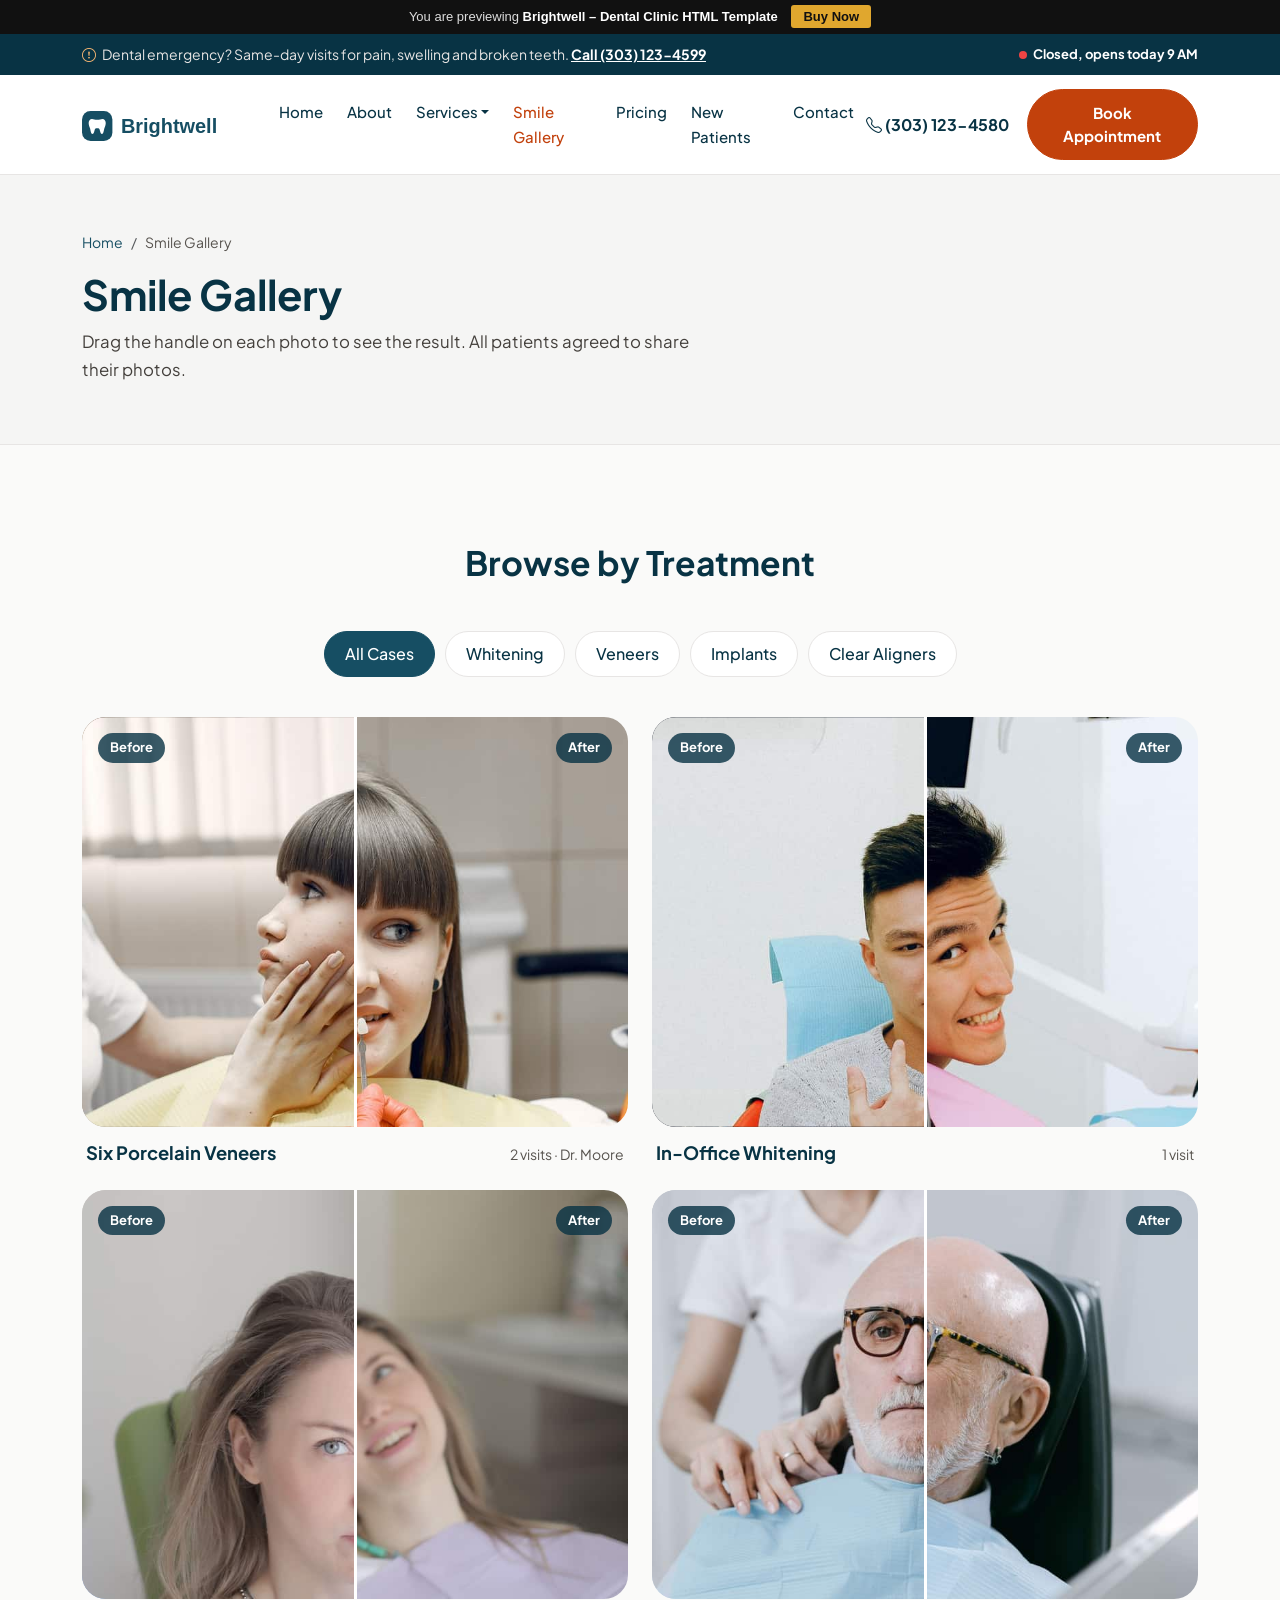
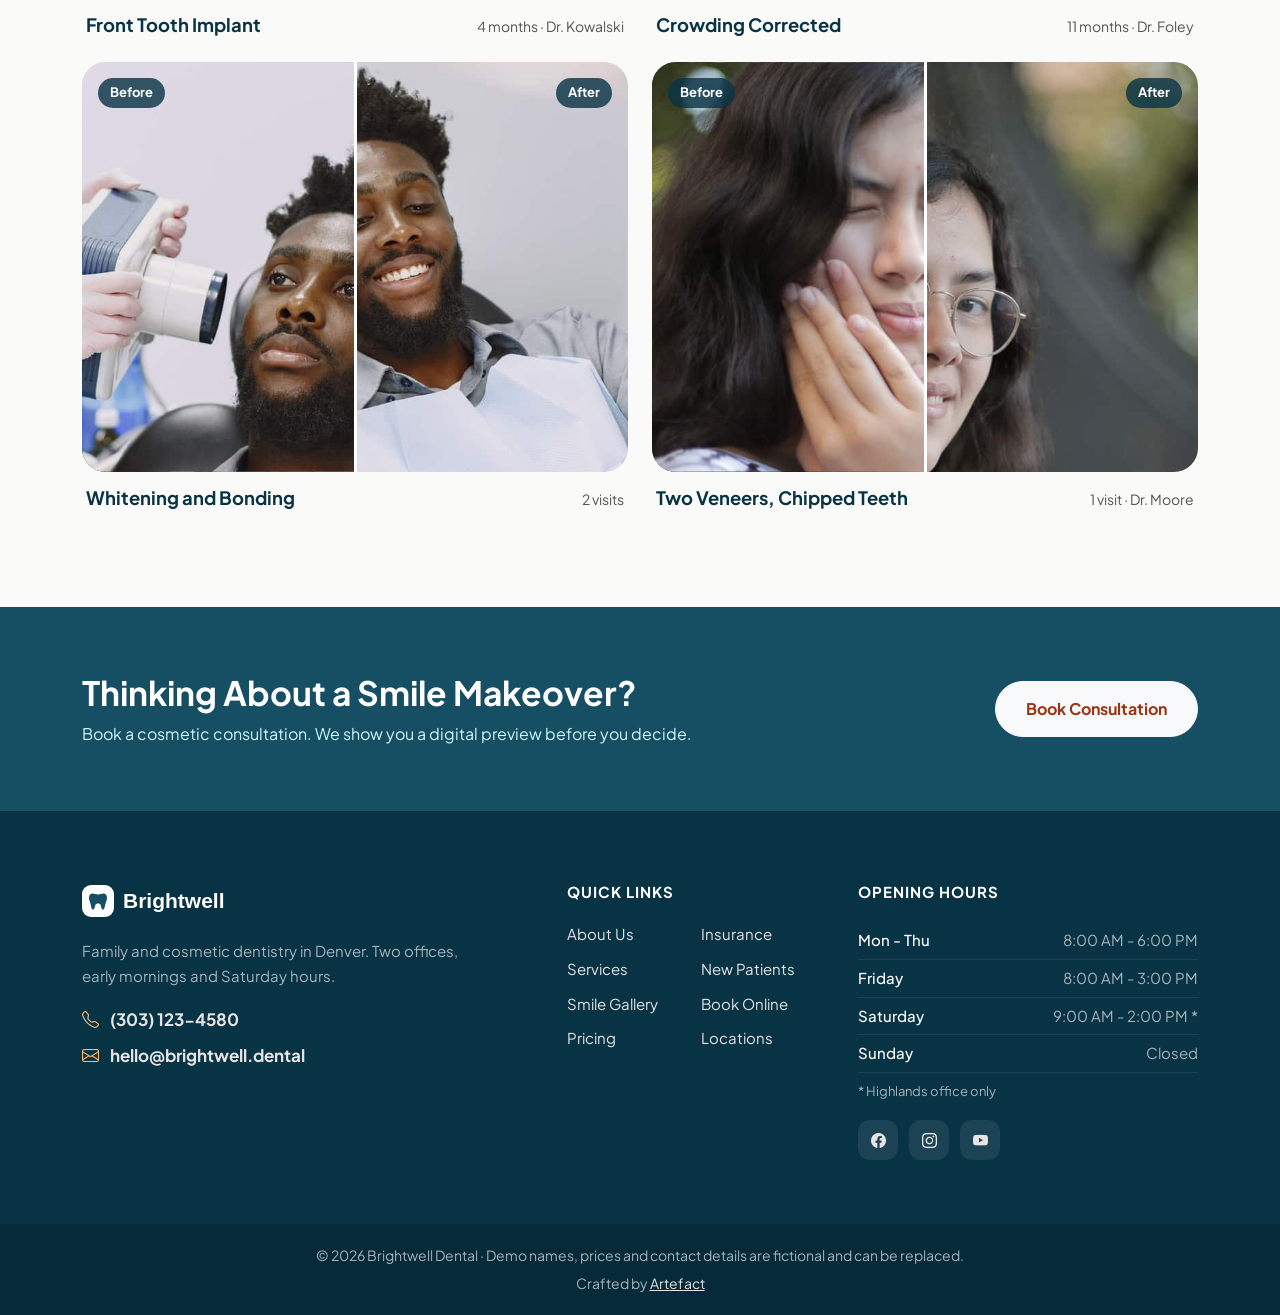
<file: smile-gallery.html>
<!DOCTYPE html>
<html lang="en" class="no-js">
<head>
  <meta charset="utf-8">
  <meta name="viewport" content="width=device-width, initial-scale=1">
  <title>Smile Gallery - Brightwell Dental</title>
  <meta name="description" content="Before and after photos of whitening, veneers, implants and clear aligner cases at Brightwell Dental.">
  <meta name="author" content="Artefact">
  <meta name="theme-color" content="#164e63">
  <meta property="og:title" content="Smile Gallery - Brightwell Dental">
  <meta property="og:description" content="Before and after photos of whitening, veneers, implants and clear aligner cases at Brightwell Dental.">
  <meta property="og:type" content="website">
  <meta property="og:image" content="assets/img/og-image_pexels-photo-3845744.jpg">
  <link rel="icon" href="assets/img/favicon.png" type="image/png">
  <link rel="preload" href="assets/fonts/plus-jakarta-sans-latin-400-normal.woff2" as="font" type="font/woff2" crossorigin>
  
  <!-- Vendor CSS -->
  <link rel="stylesheet" href="assets/vendors/bootstrap/css/bootstrap.min.css">
  <link rel="stylesheet" href="assets/vendors/bootstrap-icons/bootstrap-icons.min.css">
  <link rel="stylesheet" href="assets/vendors/aos/aos.css">
  <link rel="stylesheet" href="assets/vendors/swiper/swiper-bundle.min.css">

  <!-- Template CSS -->
  <link rel="stylesheet" href="assets/css/style.css">
  <link rel="stylesheet" href="./assets/css/preview-bar.css">
</head>
<body>
  <div class="template-preview-bar">You are previewing <strong>Brightwell – Dental Clinic HTML Template</strong> <a href="https://www.codester.com/items/72660/brightwell-dental-clinic-html-template" target="_blank" rel="noopener">Buy Now</a></div>


  <!-- ====== Emergency Bar ====== -->
  <div class="emergency-bar">
    <div class="container d-flex flex-wrap justify-content-between align-items-center gap-2">
      <p class="mb-0"><i class="bi bi-exclamation-circle"></i> Dental emergency? Same-day visits for pain, swelling and broken teeth. <a href="tel:+13031234599">Call (303) 123-4599</a></p>
      <span class="open-status d-none d-md-inline-flex" data-hours="1-4 08:00-18:00; 5 08:00-15:00; 6 09:00-14:00">Mon - Thu 8AM - 6PM</span>
    </div>
  </div>

  <!-- ====== Header ====== -->
  <header class="site-header sticky-top" id="header">
    <nav class="navbar navbar-expand-xl">
      <div class="container">
        <a class="navbar-brand" href="index.html">
          <img src="assets/img/logo.svg" alt="Brightwell Dental" width="178" height="36">
        </a>
        <button class="navbar-toggler" type="button" data-bs-toggle="collapse" data-bs-target="#mainNav" aria-controls="mainNav" aria-expanded="false" aria-label="Toggle navigation">
          <i class="bi bi-list"></i>
        </button>
        <div class="collapse navbar-collapse" id="mainNav">
          <ul class="navbar-nav mx-auto mb-3 mb-xl-0">
            <li class="nav-item"><a class="nav-link" href="index.html">Home</a></li>
            <li class="nav-item"><a class="nav-link" href="about.html">About</a></li>
            <li class="nav-item dropdown">
              <a class="nav-link dropdown-toggle" href="services.html" role="button" data-bs-toggle="dropdown" aria-expanded="false">Services</a>
              <ul class="dropdown-menu">
                <li><a class="dropdown-item" href="services.html">All Services</a></li>
                <li><a class="dropdown-item" href="service-single.html">Dental Implants</a></li>
                <li><a class="dropdown-item" href="services.html#cosmetic">Whitening &amp; Veneers</a></li>
                <li><a class="dropdown-item" href="services.html#orthodontics">Clear Aligners</a></li>
                <li><a class="dropdown-item" href="services.html#kids">Kids Dentistry</a></li>
              </ul>
            </li>
            <li class="nav-item"><a class="nav-link active" href="smile-gallery.html">Smile Gallery</a></li>
            <li class="nav-item"><a class="nav-link" href="pricing.html">Pricing</a></li>
            <li class="nav-item"><a class="nav-link" href="new-patients.html">New Patients</a></li>
            <li class="nav-item"><a class="nav-link" href="contact.html">Contact</a></li>
          </ul>
          <div class="header-actions">
            <a href="tel:+13031234580" class="header-phone"><i class="bi bi-telephone"></i> (303) 123-4580</a>
            <a href="appointment.html" class="btn btn-primary">Book Appointment</a>
          </div>
        </div>
      </div>
    </nav>
  </header>

  <main>


  <!-- ====== Page Header ====== -->
  <section class="page-header">
    <div class="container">
      <nav aria-label="breadcrumb">
        <ol class="breadcrumb">
          <li class="breadcrumb-item"><a href="index.html">Home</a></li>
          <li class="breadcrumb-item active" aria-current="page">Smile Gallery</li>
        </ol>
      </nav>
      <h1>Smile Gallery</h1>
      <p>Drag the handle on each photo to see the result. All patients agreed to share their photos.</p>
    </div>
  </section>

  <!-- ====== Gallery Section ====== -->
  <section class="section">
    <div class="container">
      <div class="section-title text-center">
        <h2>Browse by Treatment</h2>
      </div>
      <div class="gallery-filter">
        <button type="button" class="active" data-filter="all">All Cases</button>
        <button type="button" data-filter="whitening">Whitening</button>
        <button type="button" data-filter="veneers">Veneers</button>
        <button type="button" data-filter="implants">Implants</button>
        <button type="button" data-filter="aligners">Clear Aligners</button>
      </div>
      <div class="row g-4">
        <div class="col-md-6 gallery-item" data-category="veneers">
          <div class="compare">
            <img src="assets/img/gallery/case-1-after_pexels-photo-4971503.jpg" alt="Veneers, after" width="800" height="600" loading="lazy">
            <div class="compare-before"><img src="assets/img/gallery/case-1-before_pexels-photo-4971505.jpg" alt="Veneers, before" width="800" height="600" loading="lazy"></div>
            <span class="compare-label compare-label-before">Before</span>
            <span class="compare-label compare-label-after">After</span>
            <input type="range" min="0" max="100" value="50" class="compare-range" aria-label="Compare before and after">
          </div>
          <div class="case-info"><h3>Six Porcelain Veneers</h3><span>2 visits &middot; Dr. Moore</span></div>
        </div>
        <div class="col-md-6 gallery-item" data-category="whitening">
          <div class="compare">
            <img src="assets/img/gallery/case-2-after_pexels-photo-3845550.jpg" alt="Whitening, after" width="800" height="600" loading="lazy">
            <div class="compare-before"><img src="assets/img/gallery/case-2-before_pexels-photo-3845807.jpg" alt="Whitening, before" width="800" height="600" loading="lazy"></div>
            <span class="compare-label compare-label-before">Before</span>
            <span class="compare-label compare-label-after">After</span>
            <input type="range" min="0" max="100" value="50" class="compare-range" aria-label="Compare before and after">
          </div>
          <div class="case-info"><h3>In-Office Whitening</h3><span>1 visit</span></div>
        </div>
        <div class="col-md-6 gallery-item" data-category="implants">
          <div class="compare">
            <img src="assets/img/gallery/case-3-after_pexels-photo-3884103.jpg" alt="Implant, after" width="800" height="600" loading="lazy">
            <div class="compare-before"><img src="assets/img/gallery/case-3-before_pexels-photo-3884111.jpg" alt="Implant, before" width="800" height="600" loading="lazy"></div>
            <span class="compare-label compare-label-before">Before</span>
            <span class="compare-label compare-label-after">After</span>
            <input type="range" min="0" max="100" value="50" class="compare-range" aria-label="Compare before and after">
          </div>
          <div class="case-info"><h3>Front Tooth Implant</h3><span>4 months &middot; Dr. Kowalski</span></div>
        </div>
        <div class="col-md-6 gallery-item" data-category="aligners">
          <div class="compare">
            <img src="assets/img/gallery/case-4-after_pexels-photo-8413346.jpg" alt="Clear aligners, after" width="800" height="600" loading="lazy">
            <div class="compare-before"><img src="assets/img/gallery/case-4-before_pexels-photo-8413340.jpg" alt="Clear aligners, before" width="800" height="600" loading="lazy"></div>
            <span class="compare-label compare-label-before">Before</span>
            <span class="compare-label compare-label-after">After</span>
            <input type="range" min="0" max="100" value="50" class="compare-range" aria-label="Compare before and after">
          </div>
          <div class="case-info"><h3>Crowding Corrected</h3><span>11 months &middot; Dr. Foley</span></div>
        </div>
        <div class="col-md-6 gallery-item" data-category="whitening">
          <div class="compare">
            <img src="assets/img/gallery/case-5-after_pexels-photo-5622269.jpg" alt="Whitening and bonding, after" width="800" height="600" loading="lazy">
            <div class="compare-before"><img src="assets/img/gallery/case-5-before_pexels-photo-5622252.jpg" alt="Whitening and bonding, before" width="800" height="600" loading="lazy"></div>
            <span class="compare-label compare-label-before">Before</span>
            <span class="compare-label compare-label-after">After</span>
            <input type="range" min="0" max="100" value="50" class="compare-range" aria-label="Compare before and after">
          </div>
          <div class="case-info"><h3>Whitening and Bonding</h3><span>2 visits</span></div>
        </div>
        <div class="col-md-6 gallery-item" data-category="veneers">
          <div class="compare">
            <img src="assets/img/gallery/case-6-after_pexels-photo-3808811.jpg" alt="Veneers, after" width="800" height="600" loading="lazy">
            <div class="compare-before"><img src="assets/img/gallery/case-6-before_pexels-photo-3808804.jpg" alt="Veneers, before" width="800" height="600" loading="lazy"></div>
            <span class="compare-label compare-label-before">Before</span>
            <span class="compare-label compare-label-after">After</span>
            <input type="range" min="0" max="100" value="50" class="compare-range" aria-label="Compare before and after">
          </div>
          <div class="case-info"><h3>Two Veneers, Chipped Teeth</h3><span>1 visit &middot; Dr. Moore</span></div>
        </div>
      </div>
    </div>
  </section>

  <!-- ====== CTA Section ====== -->
  <section class="cta">
    <div class="container d-lg-flex justify-content-between align-items-center">
      <div>
        <h2>Thinking About a Smile Makeover?</h2>
        <p class="mb-lg-0">Book a cosmetic consultation. We show you a digital preview before you decide.</p>
      </div>
      <a href="appointment.html" class="btn btn-light btn-lg">Book Consultation</a>
    </div>
  </section>

  </main>

  <!-- ====== Footer ====== -->
  <footer class="site-footer">
    <div class="container">
      <div class="row g-4 g-lg-5">
        <div class="col-lg-5">
          <a href="index.html" class="footer-logo"><img src="assets/img/logo-white.svg" alt="Brightwell Dental" width="178" height="36" loading="lazy"></a>
          <p class="footer-about">Family and cosmetic dentistry in Denver. Two offices, early mornings and Saturday hours.</p>
          <div class="footer-contact">
            <a href="tel:+13031234580"><i class="bi bi-telephone"></i> (303) 123-4580</a>
            <a href="mailto:hello@brightwell.dental"><i class="bi bi-envelope"></i> hello@brightwell.dental</a>
          </div>
        </div>
        <div class="col-lg-3 col-md-6">
          <h2 class="footer-title">Quick Links</h2>
          <ul class="list-unstyled footer-menu">
            <li><a href="about.html">About Us</a></li>
            <li><a href="services.html">Services</a></li>
            <li><a href="smile-gallery.html">Smile Gallery</a></li>
            <li><a href="pricing.html">Pricing</a></li>
            <li><a href="pricing.html#insurance">Insurance</a></li>
            <li><a href="new-patients.html">New Patients</a></li>
            <li><a href="appointment.html">Book Online</a></li>
            <li><a href="contact.html">Locations</a></li>
          </ul>
        </div>
        <div class="col-lg-4 col-md-6">
          <h2 class="footer-title">Opening Hours</h2>
          <table class="footer-hours">
            <tbody>
            <tr><th>Mon - Thu</th><td>8:00 AM - 6:00 PM</td></tr>
            <tr><th>Friday</th><td>8:00 AM - 3:00 PM</td></tr>
            <tr><th>Saturday</th><td>9:00 AM - 2:00 PM *</td></tr>
            <tr><th>Sunday</th><td>Closed</td></tr>
            </tbody>
          </table>
          <p class="footer-note">* Highlands office only</p>
          <div class="footer-social">
            <a href="https://facebook.com" target="_blank" rel="noopener" title="Facebook"><i class="bi bi-facebook"></i></a>
            <a href="https://instagram.com" target="_blank" rel="noopener" title="Instagram"><i class="bi bi-instagram"></i></a>
            <a href="https://youtube.com" target="_blank" rel="noopener" title="YouTube"><i class="bi bi-youtube"></i></a>
          </div>
        </div>
      </div>
    </div>
    <div class="copyright">
      <div class="container">
        &copy; 2026 Brightwell Dental &middot; Demo names, prices and contact details are fictional and can be replaced.
        <span>Crafted by <a href="https://www.codester.com/RelictTheme/" target="_blank" rel="noopener">Artefact</a></span>
      </div>
    </div>
  </footer>

  <button type="button" class="scroll-top" id="scrollTop" title="Scroll to top"><i class="bi bi-chevron-up"></i></button>


  <!-- Vendor JS -->
  <script src="assets/vendors/bootstrap/js/bootstrap.bundle.min.js"></script>
  <script src="assets/vendors/aos/aos.js"></script>
  <script src="assets/vendors/swiper/swiper-bundle.min.js"></script>

  <!-- Template JS -->
  <script src="assets/js/main.js"></script>
</body>
</html>
</file>
<file: assets/css/style.css>
/*
Template Name: Brightwell - Dental Clinic HTML Template
Version: 1.0.0
Author: Artefact
*/

/* ====== Fonts ====== */
@font-face {
  font-family: "Plus Jakarta Sans";
  font-style: normal;
  font-weight: 400;
  font-display: swap;
  src: url("../fonts/plus-jakarta-sans-latin-400-normal.woff2") format("woff2");
}

@font-face {
  font-family: "Plus Jakarta Sans";
  font-style: normal;
  font-weight: 500;
  font-display: swap;
  src: url("../fonts/plus-jakarta-sans-latin-500-normal.woff2") format("woff2");
}

@font-face {
  font-family: "Plus Jakarta Sans";
  font-style: normal;
  font-weight: 700;
  font-display: swap;
  src: url("../fonts/plus-jakarta-sans-latin-700-normal.woff2") format("woff2");
}

/* ====== Variables ====== */
:root {
  --primary: #164e63;
  --primary-dark: #083344;
  --accent: #c2410c;
  --accent-dark: #9a3412;
  --light: #f5f5f4;
  --body-bg: #fafaf9;
  --primary-light: #ecfeff;
  --text: #44403c;
  --muted: #57534e;
  --border: #e7e5e4;
  --font: "Plus Jakarta Sans", -apple-system, "Segoe UI", Roboto, Arial, sans-serif;
}

/* ====== General ====== */
body {
  font-family: var(--font);
  font-size: 16px;
  line-height: 1.65;
  color: var(--text);
  background: var(--body-bg);
}

h1, h2, h3, h4, h5, h6 {
  color: var(--primary-dark);
  font-weight: 700;
  line-height: 1.25;
}

h2 {
  font-size: 2.1rem;
  margin-bottom: 16px;
}

h3 {
  font-size: 1.15rem;
}

a {
  color: var(--primary);
  text-decoration: none;
}

a:hover {
  color: var(--accent);
}

img {
  max-width: 100%;
  height: auto;
}

.no-js [data-aos] {
  opacity: 1;
  transform: none;
}

.section {
  padding: 96px 0;
}

.bg-light-warm {
  background: var(--light);
}

.section-title {
  max-width: 640px;
  margin-bottom: 48px;
}

.section-title.text-center {
  margin-left: auto;
  margin-right: auto;
}

.section-title.d-md-flex {
  max-width: none;
}

.section-title p {
  font-size: 1.05rem;
  color: var(--muted);
}

/* ====== Buttons ====== */
.btn {
  font-weight: 700;
  font-size: 15px;
  padding: 12px 24px;
  border-radius: 50px;
  transition: background-color .2s, color .2s, border-color .2s;
}

.btn-lg {
  padding: 15px 30px;
  font-size: 16px;
}

.btn-primary {
  background: var(--accent);
  border-color: var(--accent);
}

.btn-primary:hover,
.btn-primary:focus,
.btn-primary:active {
  background: var(--accent-dark) !important;
  border-color: var(--accent-dark) !important;
}

.btn-outline-dark {
  color: var(--primary-dark);
  border: 2px solid var(--primary-dark);
}

.btn-outline-dark:hover {
  background: var(--primary-dark);
  border-color: var(--primary-dark);
  color: #fff;
}

.btn-light {
  color: var(--accent-dark);
}

main p a:not(.btn),
.accordion-body a,
.copyright a {
  text-decoration: underline;
}

.link-arrow {
  font-weight: 700;
  color: var(--accent);
}

.link-arrow i {
  transition: margin .2s;
}

.link-arrow:hover i {
  margin-left: 4px;
}

/* ====== Emergency Bar ====== */
.emergency-bar {
  background: var(--primary-dark);
  color: #e7e5e4;
  font-size: 14px;
  padding: 9px 0;
}

.emergency-bar i {
  color: #fdba74;
  margin-right: 4px;
}

.emergency-bar a {
  color: #fff;
  font-weight: 700;
  text-decoration: underline;
}

.emergency-bar .open-status {
  color: #fff;
}

/* ====== Open Status ====== */
.open-status {
  display: inline-flex;
  align-items: center;
  gap: 6px;
  font-size: 13px;
  font-weight: 700;
}

.open-status:before {
  content: "";
  width: 8px;
  height: 8px;
  border-radius: 50%;
  background: #a8a29e;
}

.open-status.is-open:before {
  background: #22c55e;
}

.open-status.is-closed:before {
  background: #ef4444;
}

/* ====== Header ====== */
.site-header {
  background: #fff;
  border-bottom: 1px solid var(--border);
  transition: box-shadow .2s;
}

.site-header.scrolled {
  box-shadow: 0 4px 18px rgba(28, 25, 23, .08);
}

.navbar {
  padding: 14px 0;
}

.navbar-toggler {
  border: 0;
  font-size: 30px;
  color: var(--primary-dark);
  padding: 0;
}

.navbar-toggler:focus {
  box-shadow: none;
}

.navbar-toggler:focus-visible {
  outline: 2px solid var(--primary);
}

.navbar .nav-link {
  font-weight: 500;
  font-size: 15px;
  color: var(--primary-dark);
  padding: 8px 12px !important;
}

.navbar .nav-link:hover,
.navbar .nav-link.active {
  color: var(--accent);
}

.dropdown-menu {
  border: 1px solid var(--border);
  border-radius: 12px;
  padding: 8px;
  box-shadow: 0 10px 30px rgba(28, 25, 23, .08);
}

.dropdown-item {
  border-radius: 8px;
  font-size: 15px;
  padding: 8px 14px;
}

.dropdown-item:hover,
.dropdown-item:focus {
  background: var(--light);
  color: var(--accent);
}

.header-actions {
  display: flex;
  align-items: center;
  gap: 18px;
}

.header-phone {
  font-weight: 700;
  color: var(--primary-dark);
  white-space: nowrap;
}

/* ====== Banner ====== */
.banner {
  padding: 72px 0 96px;
}

.badge-pill {
  display: inline-flex;
  align-items: center;
  gap: 6px;
  background: var(--primary-light);
  color: var(--primary);
  font-weight: 700;
  font-size: 14px;
  padding: 6px 14px;
  border-radius: 50px;
  margin-bottom: 20px;
}

.banner h1 {
  font-size: 3.3rem;
  letter-spacing: -.5px;
  margin-bottom: 20px;
  text-wrap: balance;
}

.banner-text {
  font-size: 1.15rem;
  max-width: 520px;
  margin-bottom: 32px;
}

.banner-points {
  margin: 32px 0 0;
  font-size: 15px;
  font-weight: 500;
}

.banner-points li {
  margin-right: 20px !important;
}

.banner-points i {
  color: var(--primary);
  margin-right: 4px;
}

.banner-image {
  position: relative;
  margin-left: auto;
  max-width: 500px;
}

.banner-image img {
  border-radius: 28px;
  width: 100%;
  object-fit: cover;
  aspect-ratio: 11 / 12;
}

.banner-card {
  position: absolute;
  left: -40px;
  bottom: 40px;
  background: #fff;
  border-radius: 18px;
  padding: 18px 22px;
  box-shadow: 0 14px 40px rgba(28, 25, 23, .12);
  display: flex;
  flex-direction: column;
  gap: 2px;
  font-size: 14px;
}

.banner-card i {
  color: var(--accent);
  font-size: 22px;
}

.banner-card strong {
  color: var(--primary-dark);
  font-size: 16px;
  margin-top: 6px;
}

/* ====== Services ====== */
.service-card {
  display: block;
  height: 100%;
  background: #fff;
  border: 1px solid var(--border);
  border-radius: 20px;
  padding: 30px 26px;
  color: var(--text);
  transition: border-color .2s, transform .2s;
}

.service-card:hover {
  border-color: var(--primary);
  color: var(--text);
  transform: translateY(-4px);
}

.service-card h3 {
  margin: 20px 0 10px;
}

.service-card p {
  font-size: 15px;
  margin-bottom: 0;
}

.service-icon {
  display: inline-flex;
  align-items: center;
  justify-content: center;
  width: 54px;
  height: 54px;
  border-radius: 16px;
  background: var(--primary-light);
  color: var(--primary);
  font-size: 24px;
}

/* ====== Before / After ====== */
.compare {
  position: relative;
  border-radius: 24px;
  overflow: hidden;
  aspect-ratio: 4 / 3;
  user-select: none;
}

.compare img {
  display: block;
  width: 100%;
  height: 100%;
  object-fit: cover;
}

.compare-before {
  position: absolute;
  inset: 0;
  clip-path: inset(0 50% 0 0);
}

.compare:after {
  content: "";
  position: absolute;
  top: 0;
  bottom: 0;
  left: var(--pos, 50%);
  width: 3px;
  margin-left: -1px;
  background: #fff;
  pointer-events: none;
}

.compare-range {
  position: absolute;
  inset: 0;
  width: 100%;
  height: 100%;
  opacity: 0;
  cursor: ew-resize;
  margin: 0;
}

.compare-label {
  position: absolute;
  top: 16px;
  background: rgba(8, 51, 68, .8);
  color: #fff;
  font-size: 13px;
  font-weight: 700;
  padding: 4px 12px;
  border-radius: 50px;
  pointer-events: none;
}

.compare-label-before {
  left: 16px;
}

.compare-label-after {
  right: 16px;
}

.check-list {
  list-style: none;
  padding: 0;
  margin: 24px 0 32px;
}

.check-list li {
  position: relative;
  padding-left: 30px;
  margin-bottom: 10px;
  font-weight: 500;
}

.check-list li:before {
  content: "\F26E";
  font-family: "bootstrap-icons";
  position: absolute;
  left: 0;
  top: 0;
  color: var(--primary);
  font-size: 20px;
  line-height: 1.3;
}

/* ====== Steps ====== */
.step-card {
  background: #fff;
  border-radius: 20px;
  padding: 32px;
  height: 100%;
  border: 1px solid var(--border);
}

.step-number {
  display: inline-flex;
  width: 44px;
  height: 44px;
  align-items: center;
  justify-content: center;
  border-radius: 50%;
  background: var(--accent);
  color: #fff;
  font-weight: 700;
  margin-bottom: 18px;
}

.step-card p {
  margin-bottom: 0;
}

/* ====== Dentists ====== */
.dentist-card img {
  border-radius: 20px;
  width: 100%;
  aspect-ratio: 6 / 7;
  object-fit: cover;
  margin-bottom: 16px;
}

.dentist-card h3 {
  margin-bottom: 2px;
}

.dentist-card span {
  font-size: 15px;
  color: var(--muted);
}

/* ====== Reviews ====== */
.reviews-slider {
  padding-bottom: 50px;
}

.review-card {
  background: #fff;
  border: 1px solid var(--border);
  border-radius: 20px;
  padding: 30px;
  height: 100%;
  display: flex;
  flex-direction: column;
  justify-content: space-between;
}

.reviews-slider .swiper-slide {
  height: auto;
}

.review-card p {
  font-size: 16px;
}

.review-author {
  display: flex;
  align-items: center;
  gap: 12px;
  margin-top: 12px;
}

.review-author strong {
  display: block;
  color: var(--primary-dark);
}

.review-author small {
  color: var(--muted);
}

.avatar {
  width: 46px;
  height: 46px;
  border-radius: 50%;
  background: var(--primary);
  color: #fff;
  display: inline-flex;
  align-items: center;
  justify-content: center;
  font-weight: 700;
  font-size: 15px;
  flex-shrink: 0;
}

.reviews-slider .swiper-pagination-bullet {
  width: 12px;
  height: 12px;
  margin: 0 7px !important;
}

.swiper-pagination-bullet-active {
  background: var(--accent);
}

/* ====== Insurance ====== */
.insurance-strip {
  padding: 56px 0;
  border-top: 1px solid var(--border);
  text-align: center;
}

.insurance-strip p {
  font-weight: 700;
  color: var(--primary-dark);
}

.insurance-logos {
  display: flex;
  flex-wrap: wrap;
  justify-content: center;
  gap: 28px 48px;
  margin: 24px 0 28px;
}

.insurance-logos img {
  opacity: .7;
}

/* ====== Locations ====== */
.location-card {
  background: #fff;
  border-radius: 20px;
  overflow: hidden;
  height: 100%;
  border: 1px solid var(--border);
}

.location-card img {
  width: 100%;
  aspect-ratio: 3 / 2;
  object-fit: cover;
}

.location-body {
  padding: 26px 28px 20px;
}

.location-body h3 {
  margin-bottom: 6px;
}

.location-body .open-status {
  margin-bottom: 14px;
}

.location-body p {
  margin-bottom: 8px;
  font-size: 15px;
}

.location-body p i {
  color: var(--primary);
  margin-right: 6px;
}

/* ====== FAQ ====== */
.accordion-item {
  border: 1px solid var(--border);
  border-radius: 16px !important;
  margin-bottom: 12px;
  overflow: hidden;
}

.accordion-button {
  font-family: var(--font);
  font-weight: 700;
  font-size: 1rem;
  color: var(--primary-dark);
  padding: 20px 24px;
}

.accordion-button:not(.collapsed) {
  background: #fff;
  color: var(--accent);
  box-shadow: none;
}

.accordion-button:focus {
  box-shadow: none;
}

.accordion-button:focus-visible {
  outline: 2px solid var(--primary);
  outline-offset: -2px;
}

.accordion-body {
  padding: 0 24px 22px;
}

/* ====== CTA ====== */
.cta {
  background: var(--primary);
  color: #cffafe;
  padding: 64px 0;
}

.cta h2 {
  color: #fff;
  margin-bottom: 8px;
}

/* ====== Footer ====== */
.site-footer {
  background: var(--primary-dark);
  color: #a5b4bb;
  padding-top: 72px;
  font-size: 15px;
}

.site-footer a {
  color: #e7e5e4;
}

.site-footer a:hover {
  color: #fdba74;
}

.footer-logo {
  display: inline-block;
  margin-bottom: 20px;
}

.footer-about {
  max-width: 380px;
}

.footer-contact a {
  display: block;
  font-weight: 700;
  font-size: 17px;
  margin-top: 8px;
}

.footer-contact i {
  color: #fdba74;
  margin-right: 8px;
}

.footer-title {
  color: #fff;
  font-size: 15px;
  text-transform: uppercase;
  letter-spacing: 1px;
  margin-bottom: 20px;
}

.footer-menu {
  columns: 2;
  column-gap: 24px;
}

.footer-menu li {
  margin-bottom: 10px;
}

.footer-hours {
  width: 100%;
}

.footer-hours th,
.footer-hours td {
  padding: 6px 0;
  border-bottom: 1px solid rgba(255, 255, 255, .08);
}

.footer-hours th {
  color: #fff;
  font-weight: 500;
}

.footer-hours td {
  text-align: right;
}

.footer-note {
  font-size: 13px;
  margin: 8px 0 18px;
}

.footer-social a {
  display: inline-flex;
  width: 40px;
  height: 40px;
  align-items: center;
  justify-content: center;
  border-radius: 12px;
  background: rgba(255, 255, 255, .08);
  margin-right: 8px;
}

.footer-phone {
  font-weight: 700;
  font-size: 17px;
}

.copyright {
  background: rgba(0, 0, 0, .18);
  margin-top: 64px;
  padding: 20px 0;
  font-size: 14px;
  text-align: center;
}

.copyright span {
  display: block;
  margin-top: 4px;
}

/* ====== Scroll Top ====== */
.scroll-top {
  position: fixed;
  right: 20px;
  bottom: 20px;
  width: 44px;
  height: 44px;
  border: 0;
  border-radius: 12px;
  background: var(--accent);
  color: #fff;
  font-size: 18px;
  box-shadow: 0 6px 16px rgba(0, 0, 0, .2);
  opacity: 0;
  visibility: hidden;
  transform: translateY(10px);
  transition: opacity .25s, transform .25s, visibility .25s;
  z-index: 99;
}

.scroll-top.visible {
  opacity: 1;
  visibility: visible;
  transform: none;
}

.scroll-top:hover {
  background: var(--accent-dark);
}

/* ====== Page Header ====== */
.page-header {
  background: var(--light);
  padding: 56px 0 60px;
  border-bottom: 1px solid var(--border);
}

.page-header h1 {
  font-size: 2.6rem;
  margin-bottom: 8px;
}

.page-header p {
  font-size: 1.05rem;
  max-width: 620px;
  margin-bottom: 0;
}

.breadcrumb {
  font-size: 14px;
  margin-bottom: 14px;
}

.breadcrumb-item.active {
  color: var(--muted);
}

.rounded-img {
  border-radius: 24px;
  width: 100%;
  object-fit: cover;
}

.lead-text {
  font-size: 1.15rem;
  color: var(--primary-dark);
}

/* ====== About ====== */
.stat-box {
  background: var(--light);
  border-radius: 18px;
  padding: 22px 24px;
}

.stat-number {
  display: block;
  font-size: 2rem;
  font-weight: 700;
  color: var(--accent);
  font-variant-numeric: tabular-nums;
}

.stat-box p {
  margin: 0;
  font-weight: 500;
}

.dentist-bio {
  font-size: 15px;
  margin: 10px 0 0;
}

.staff-note {
  text-align: center;
  margin-top: 40px;
  font-weight: 500;
}

/* ====== Services Page ====== */
.service-group {
  padding-bottom: 48px;
  margin-bottom: 48px;
  border-bottom: 1px solid var(--border);
}

.service-group:last-child {
  border-bottom: 0;
  margin-bottom: 0;
  padding-bottom: 0;
}

.service-item {
  display: flex;
  gap: 16px;
  height: 100%;
  padding: 22px;
  background: #fff;
  border: 1px solid var(--border);
  border-radius: 16px;
  color: var(--text);
}

a.service-item:hover {
  border-color: var(--primary);
  color: var(--text);
}

.service-item i {
  font-size: 24px;
  color: var(--primary);
  line-height: 1.2;
}

.service-item h3 {
  font-size: 1.05rem;
  margin-bottom: 4px;
}

.service-item p {
  font-size: 15px;
  margin: 0;
}

.emergency-box {
  display: flex;
  flex-wrap: wrap;
  justify-content: space-between;
  align-items: center;
  gap: 24px;
  background: var(--accent);
  color: #ffedd5;
  border-radius: 24px;
  padding: 44px 48px;
}

.emergency-box h2 {
  color: #fff;
}

.emergency-box p {
  max-width: 560px;
  margin: 0;
}

/* ====== Timeline ====== */
.timeline {
  margin-top: 24px;
}

.timeline-item {
  display: flex;
  gap: 18px;
  position: relative;
  padding-bottom: 26px;
}

.timeline-item:not(:last-child):before {
  content: "";
  position: absolute;
  left: 19px;
  top: 42px;
  bottom: 4px;
  width: 2px;
  background: var(--border);
}

.timeline-item > span {
  flex-shrink: 0;
  width: 40px;
  height: 40px;
  border-radius: 50%;
  background: var(--primary-light);
  color: var(--primary);
  font-weight: 700;
  display: flex;
  align-items: center;
  justify-content: center;
}

.timeline-item h3 {
  font-size: 1.05rem;
  margin: 8px 0 4px;
}

.timeline-item p {
  margin: 0;
}

/* ====== Sidebar ====== */
.sidebar {
  position: sticky;
  top: 110px;
}

.widget {
  background: #fff;
  border: 1px solid var(--border);
  border-radius: 20px;
  padding: 28px;
  margin-bottom: 24px;
}

.widget h3 {
  margin-bottom: 14px;
}

.widget-links li {
  border-bottom: 1px solid var(--border);
}

.widget-links li:last-child {
  border-bottom: 0;
}

.widget-links a {
  display: block;
  padding: 10px 0;
  font-weight: 500;
}

.widget-dark {
  background: var(--primary-dark);
  border-color: var(--primary-dark);
  color: #cbd5d8;
}

.widget-dark h3,
.widget-dark a {
  color: #fff;
}

.price-widget span {
  display: block;
  color: var(--muted);
  font-size: 15px;
}

.price-widget strong {
  display: block;
  font-size: 2rem;
  color: var(--primary-dark);
  margin: 4px 0 6px;
}

.hours-list li {
  display: flex;
  justify-content: space-between;
  padding: 8px 0;
  border-bottom: 1px dashed var(--border);
  font-size: 15px;
}

.hours-list li span {
  font-weight: 700;
  color: var(--primary-dark);
}

/* ====== Gallery ====== */
.gallery-filter {
  display: flex;
  flex-wrap: wrap;
  gap: 10px;
  justify-content: center;
  margin-bottom: 40px;
}

.gallery-filter button {
  border: 1px solid var(--border);
  background: #fff;
  border-radius: 50px;
  padding: 9px 20px;
  font-weight: 500;
  color: var(--primary-dark);
}

.gallery-filter button.active,
.gallery-filter button:hover {
  background: var(--primary);
  border-color: var(--primary);
  color: #fff;
}

.case-info {
  display: flex;
  justify-content: space-between;
  align-items: baseline;
  flex-wrap: wrap;
  gap: 6px;
  padding: 14px 4px 0;
}

.case-info h3 {
  margin: 0;
}

.case-info span {
  font-size: 14px;
  color: var(--muted);
}

/* ====== Pricing ====== */
.price-list {
  background: #fff;
  border: 1px solid var(--border);
  border-radius: 20px;
  padding: 32px;
  height: 100%;
}

.price-list h2 {
  font-size: 1.4rem;
  margin-bottom: 14px;
}

.price-list li {
  display: flex;
  justify-content: space-between;
  gap: 16px;
  padding: 12px 0;
  border-bottom: 1px dashed var(--border);
}

.price-list li:last-child {
  border-bottom: 0;
}

.price-list strong {
  color: var(--primary-dark);
  white-space: nowrap;
}

.plan-card {
  position: relative;
  background: #fff;
  border: 1px solid var(--border);
  border-radius: 24px;
  padding: 36px 32px;
  height: 100%;
}

.plan-card.featured {
  border: 2px solid var(--primary);
}

.plan-badge {
  position: absolute;
  top: -14px;
  left: 32px;
  background: var(--primary);
  color: #fff;
  font-size: 13px;
  font-weight: 700;
  padding: 4px 14px;
  border-radius: 50px;
}

.plan-price {
  font-size: 2.6rem;
  font-weight: 700;
  color: var(--primary-dark);
  margin: 8px 0 4px;
}

.plan-price span {
  font-size: 1rem;
  font-weight: 500;
  color: var(--muted);
}

.payment-example {
  background: var(--primary-light);
  border-radius: 24px;
  padding: 40px;
}

.payment-example span {
  color: var(--primary);
  font-weight: 700;
}

.payment-example strong {
  display: block;
  font-size: 2.4rem;
  color: var(--primary-dark);
  margin: 6px 0 2px;
}

/* ====== Forms ====== */
.form-box {
  background: #fff;
  border: 1px solid var(--border);
  border-radius: 24px;
  padding: 44px;
}

.form-label {
  font-weight: 700;
  font-size: 15px;
  color: var(--primary-dark);
}

.form-control,
.form-select {
  border-color: #d6d3d1;
  border-radius: 12px;
  padding: 12px 16px;
}

.form-control:focus,
.form-select:focus {
  border-color: var(--primary);
  box-shadow: 0 0 0 3px rgba(22, 78, 99, .15);
}

.form-check-input {
  border-color: #a8a29e;
}

.form-check-input:checked {
  background-color: var(--primary);
  border-color: var(--primary);
}

/* ====== Booking ====== */
.booking-step {
  background: #fff;
  border: 1px solid var(--border);
  border-radius: 20px;
  padding: 30px;
  margin-bottom: 24px;
}

.booking-step h2 {
  font-size: 1.3rem;
  display: flex;
  align-items: center;
  gap: 12px;
  margin-bottom: 22px;
}

.booking-step h2 span {
  width: 34px;
  height: 34px;
  border-radius: 50%;
  background: var(--accent);
  color: #fff;
  font-size: 15px;
  display: inline-flex;
  align-items: center;
  justify-content: center;
}

.office-options {
  display: grid;
  gap: 12px;
}

.office-option {
  display: flex;
  justify-content: space-between;
  align-items: center;
  border: 1px solid #d6d3d1;
  border-radius: 12px;
  padding: 14px 16px;
  cursor: pointer;
}

.office-option small {
  color: var(--muted);
}

.btn-check:checked + .office-option {
  border-color: var(--primary);
  background: var(--primary-light);
}

.btn-check:focus-visible + .office-option {
  outline: 2px solid var(--primary);
}

.time-slots {
  display: flex;
  flex-wrap: wrap;
  gap: 8px;
}

.time-slot {
  border: 1px solid #d6d3d1;
  background: #fff;
  border-radius: 10px;
  padding: 7px 12px;
  font-size: 14px;
  font-weight: 500;
  min-width: 86px;
}

.time-slot:hover {
  border-color: var(--primary);
}

.time-slot.active {
  background: var(--primary);
  border-color: var(--primary);
  color: #fff;
}

.time-slot:disabled {
  color: #a8a29e;
  text-decoration: line-through;
  background: var(--light);
}

.slot-note {
  font-size: 15px;
  color: var(--muted);
  margin: 10px 0 0;
}

.slot-error .time-slot {
  border-color: #ef4444;
}

.slot-message {
  color: #b91c1c;
  font-size: 14px;
  font-weight: 500;
  margin: 10px 0 0;
}

/* ====== Contact ====== */
.office-card {
  background: #fff;
  border: 1px solid var(--border);
  border-radius: 24px;
  padding: 36px;
  height: 100%;
}

.office-card h2 {
  font-size: 1.6rem;
}

.office-card p i {
  color: var(--primary);
  margin-right: 6px;
}

.office-card .hours-list {
  margin: 20px 0;
}

.map-box {
  border-radius: 24px;
  overflow: hidden;
  height: 100%;
  min-height: 380px;
}

.map-box iframe {
  width: 100%;
  height: 100%;
  min-height: 380px;
  border: 0;
  display: block;
}

/* ====== 404 ====== */
.error-page {
  padding: 120px 0;
}

.error-code {
  display: block;
  font-size: 7rem;
  font-weight: 700;
  line-height: 1;
  color: var(--primary-light);
  -webkit-text-stroke: 2px var(--primary);
  margin-bottom: 16px;
}

.card-lift:hover {
  transform: translateY(-4px);
}

/* ====== Responsive ====== */
@media (max-width: 1199.98px) {
  .header-actions {
    padding-bottom: 12px;
  }
}

@media (max-width: 991.98px) {
  .section {
    padding: 72px 0;
  }

  .banner {
    padding: 48px 0 72px;
  }

  .banner h1 {
    font-size: 2.5rem;
  }

  .banner-image {
    margin: 0 auto;
  }

  .banner-card {
    left: 16px;
    bottom: 16px;
  }

  .sidebar {
    position: static;
  }

  .footer-contact {
    margin-bottom: 16px;
  }

  .page-header h1 {
    font-size: 2.1rem;
  }
}

@media (max-width: 575.98px) {
  h2 {
    font-size: 1.7rem;
  }

  .banner h1 {
    font-size: 2.1rem;
  }

  .header-phone {
    display: none;
  }

  .emergency-bar {
    font-size: 13px;
  }

  .form-box,
  .emergency-box {
    padding: 28px 22px;
  }

  .stat-number {
    font-size: 1.6rem;
  }
}
</file>
<file: assets/css/preview-bar.css>
.template-preview-bar{position:relative;z-index:2000;background:#111;color:#ddd;font:13px/1.4 Arial,sans-serif;text-align:center;padding:8px 12px}
.template-preview-bar strong{color:#fff}
.template-preview-bar a{color:#111;background:#e0a72e;padding:4px 12px;border-radius:3px;margin-left:10px;text-decoration:none;font-weight:bold}
.template-preview-bar a:hover{background:#f0bc4a}
</file>
